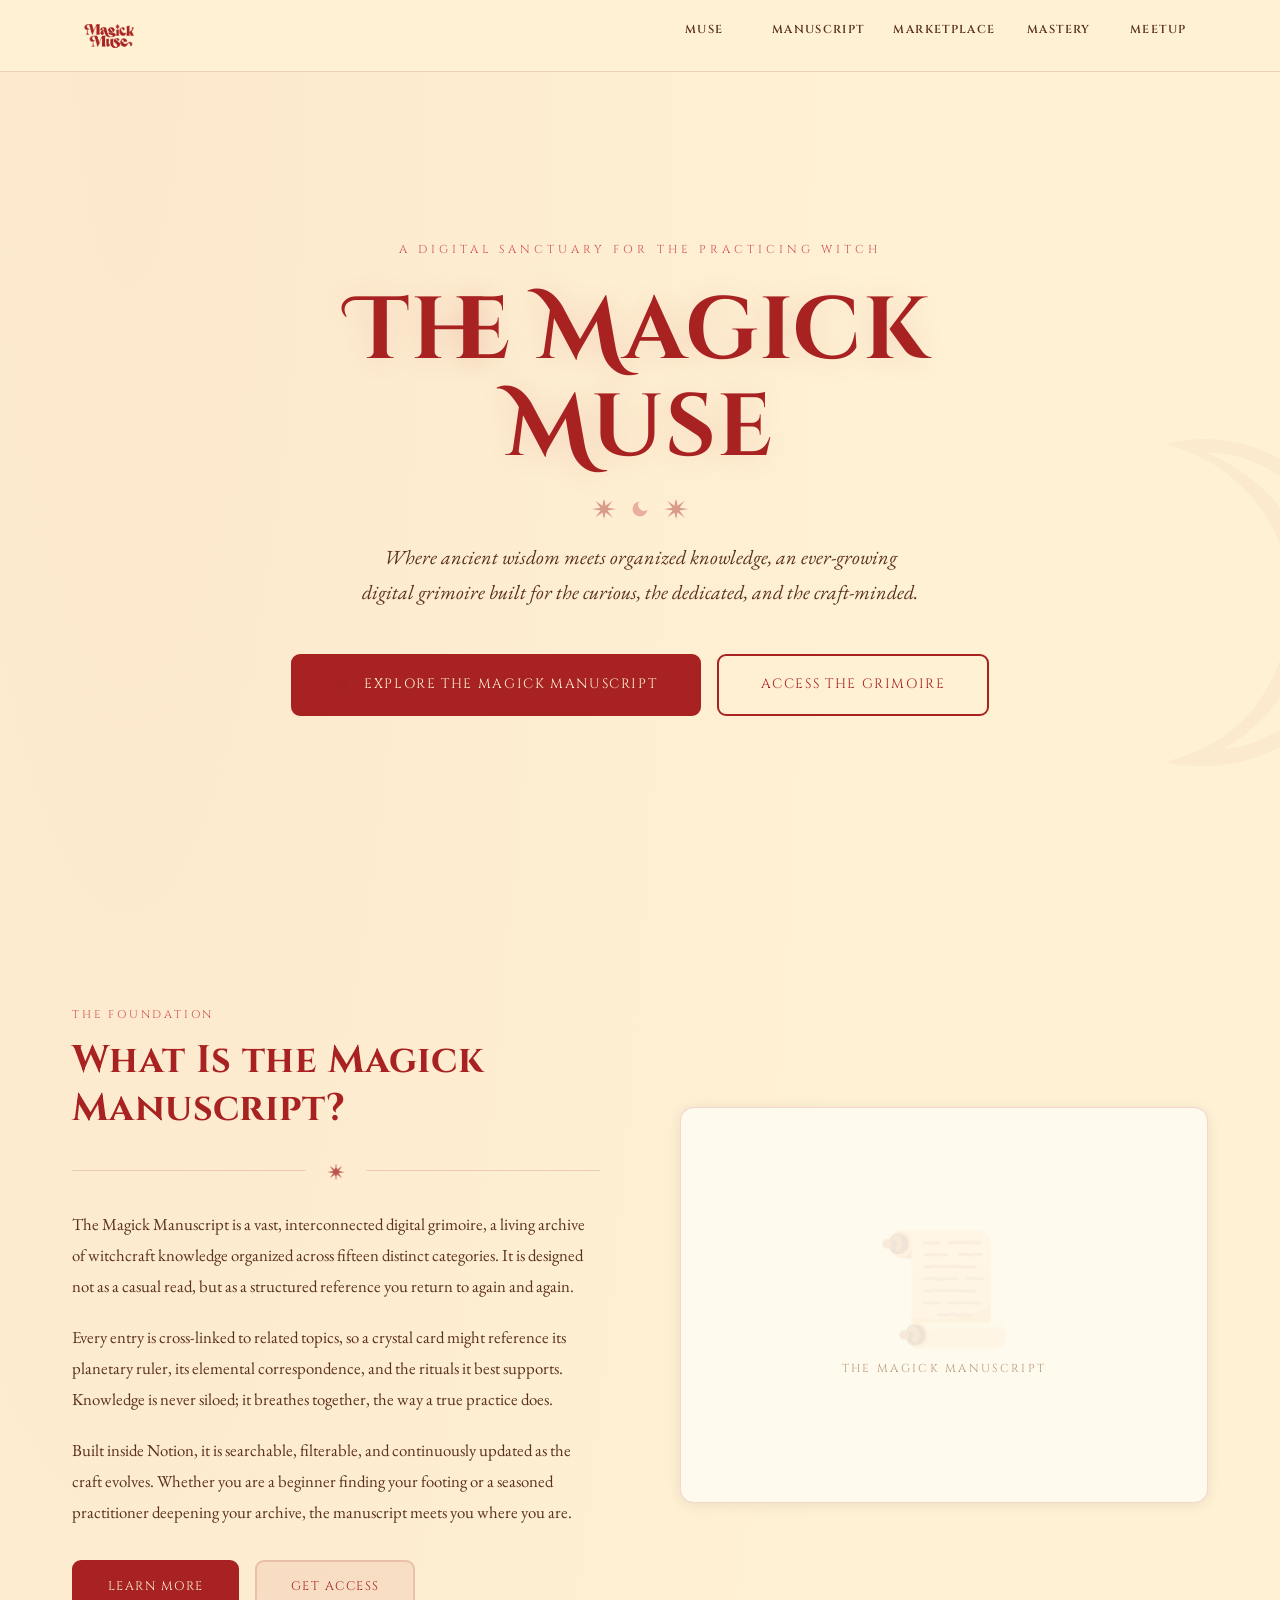
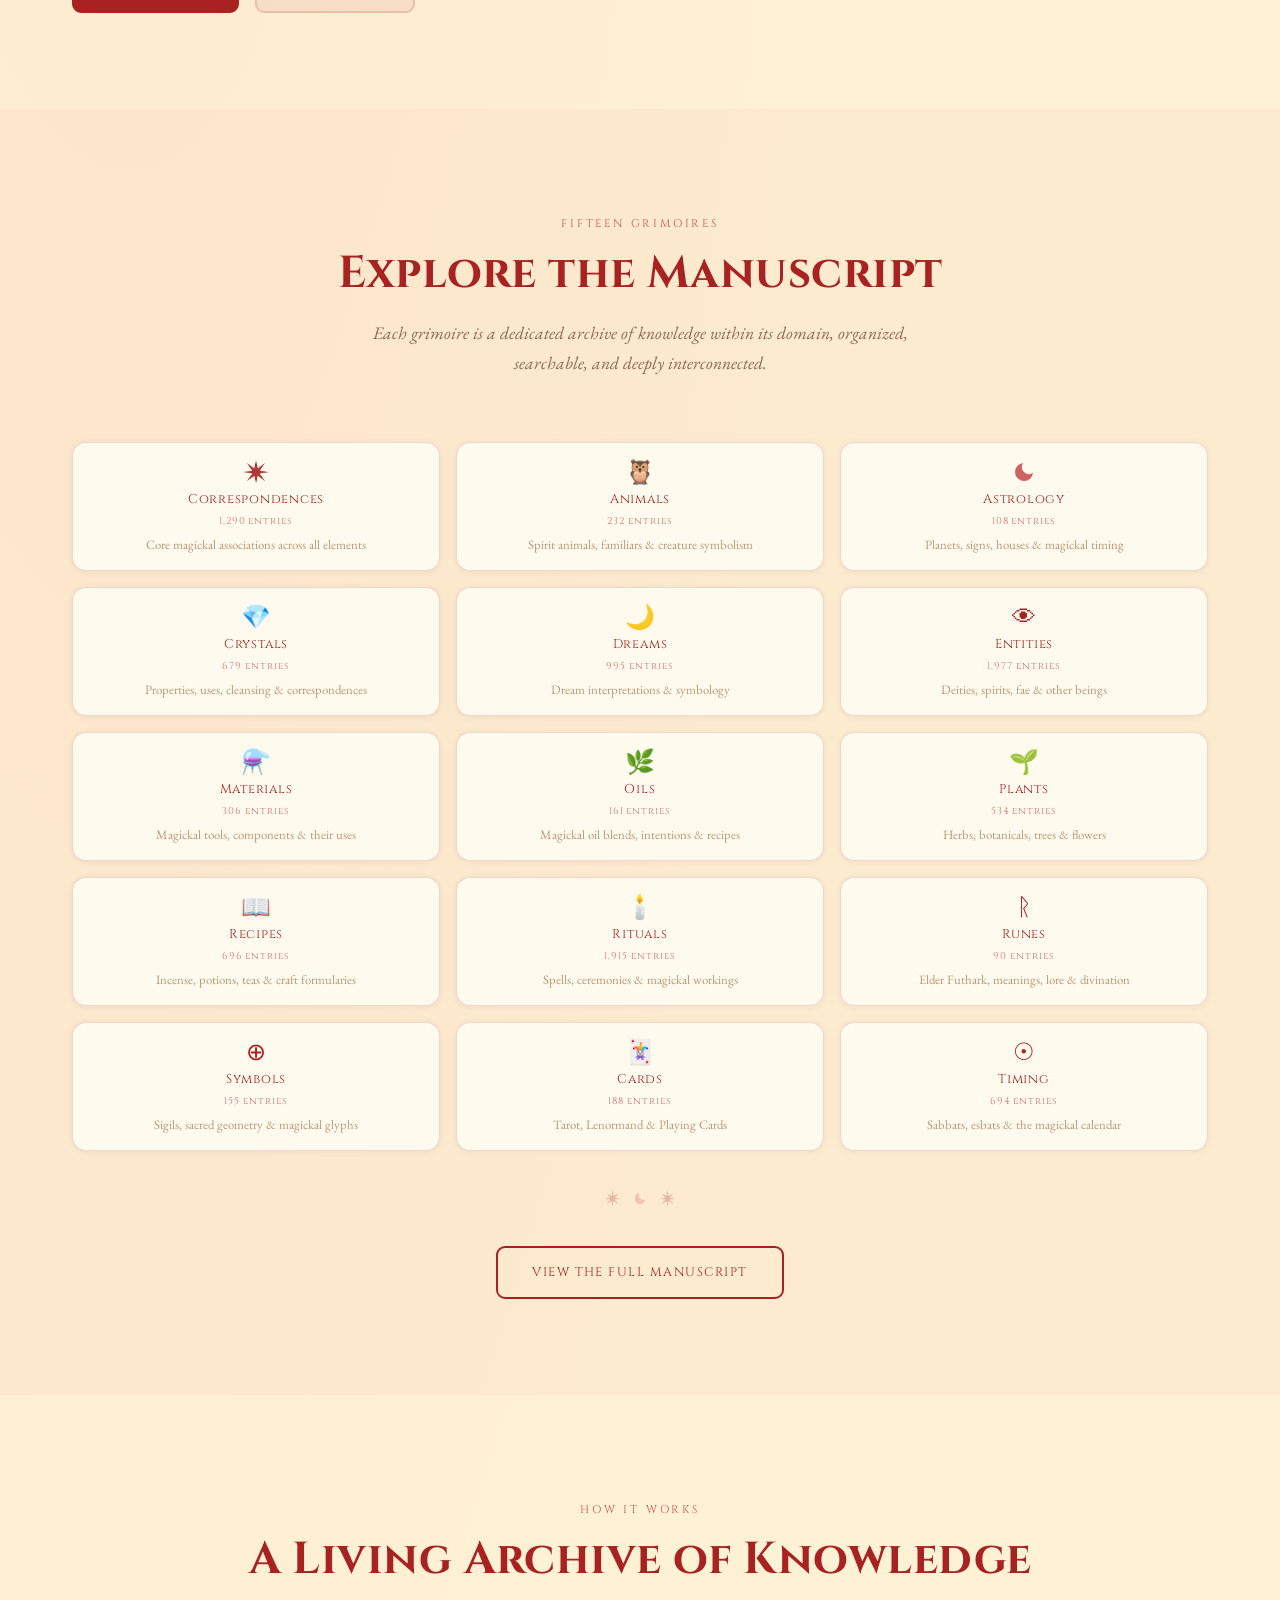
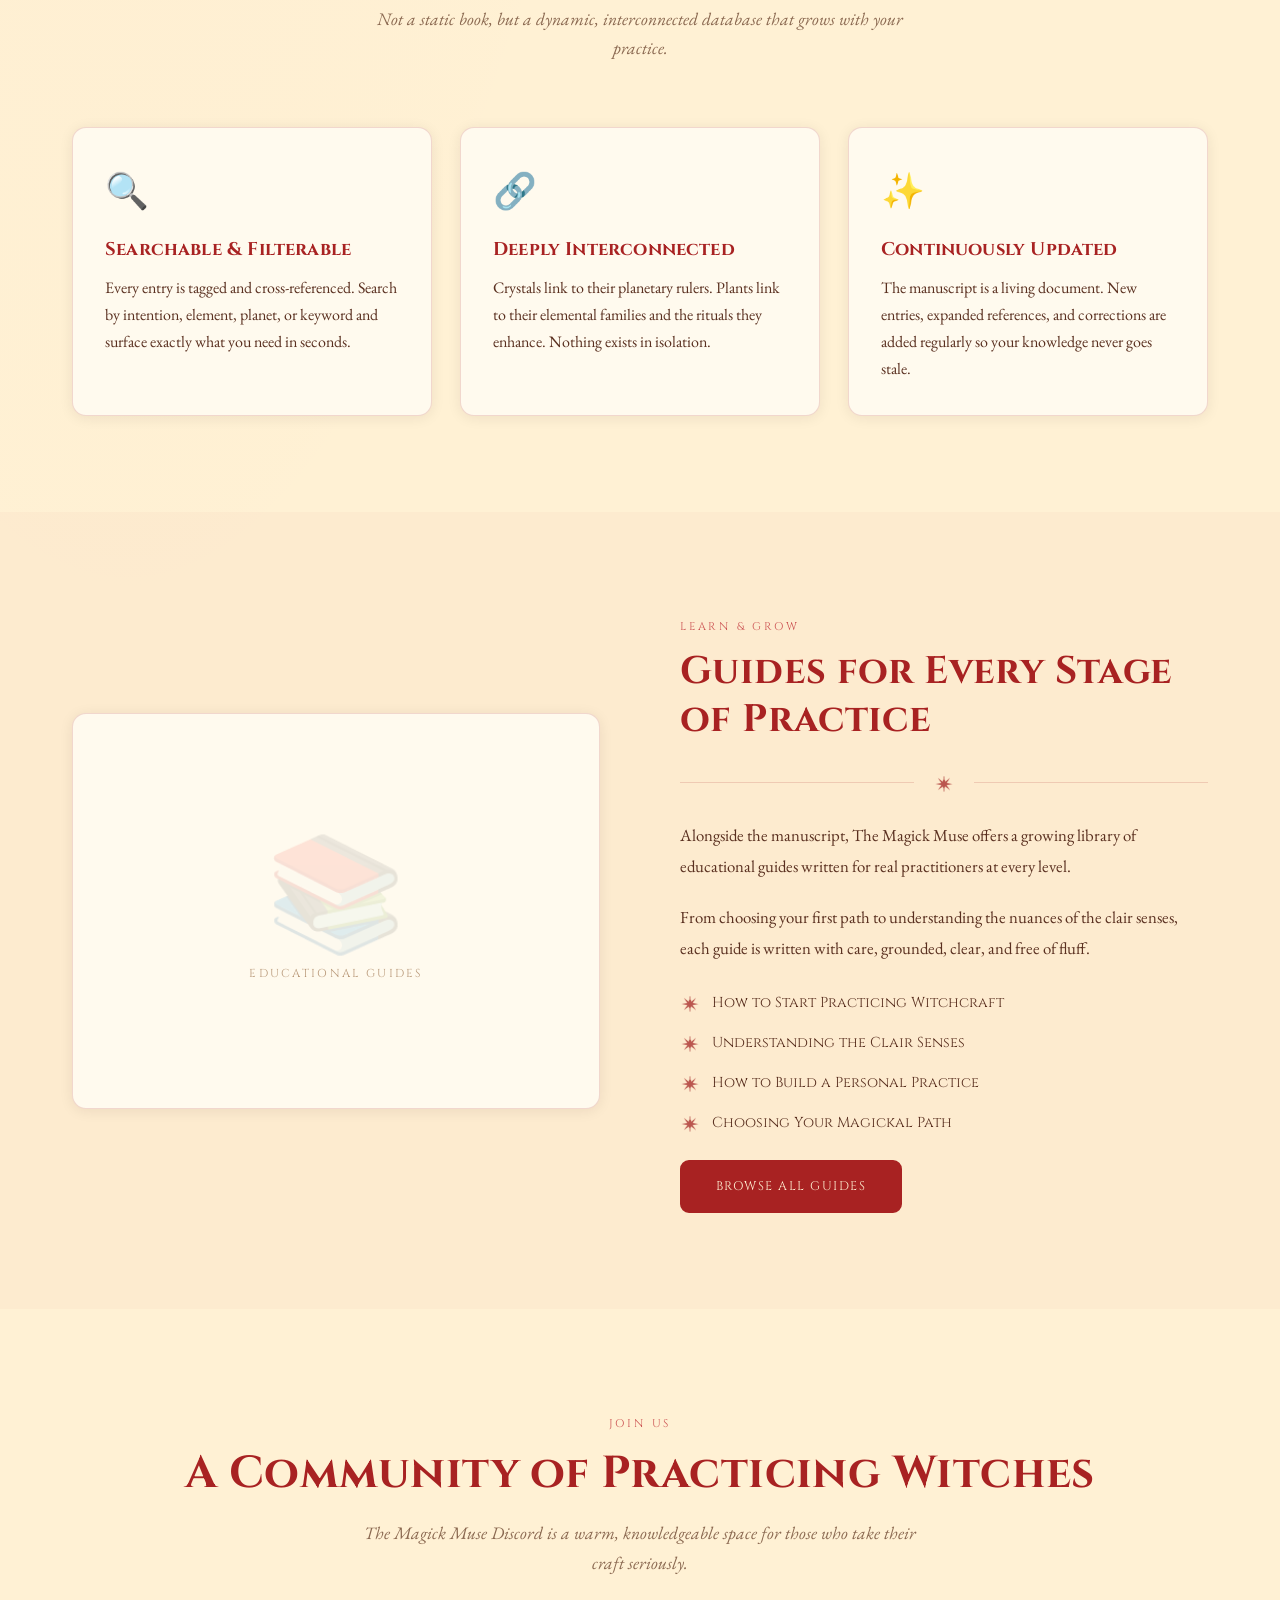
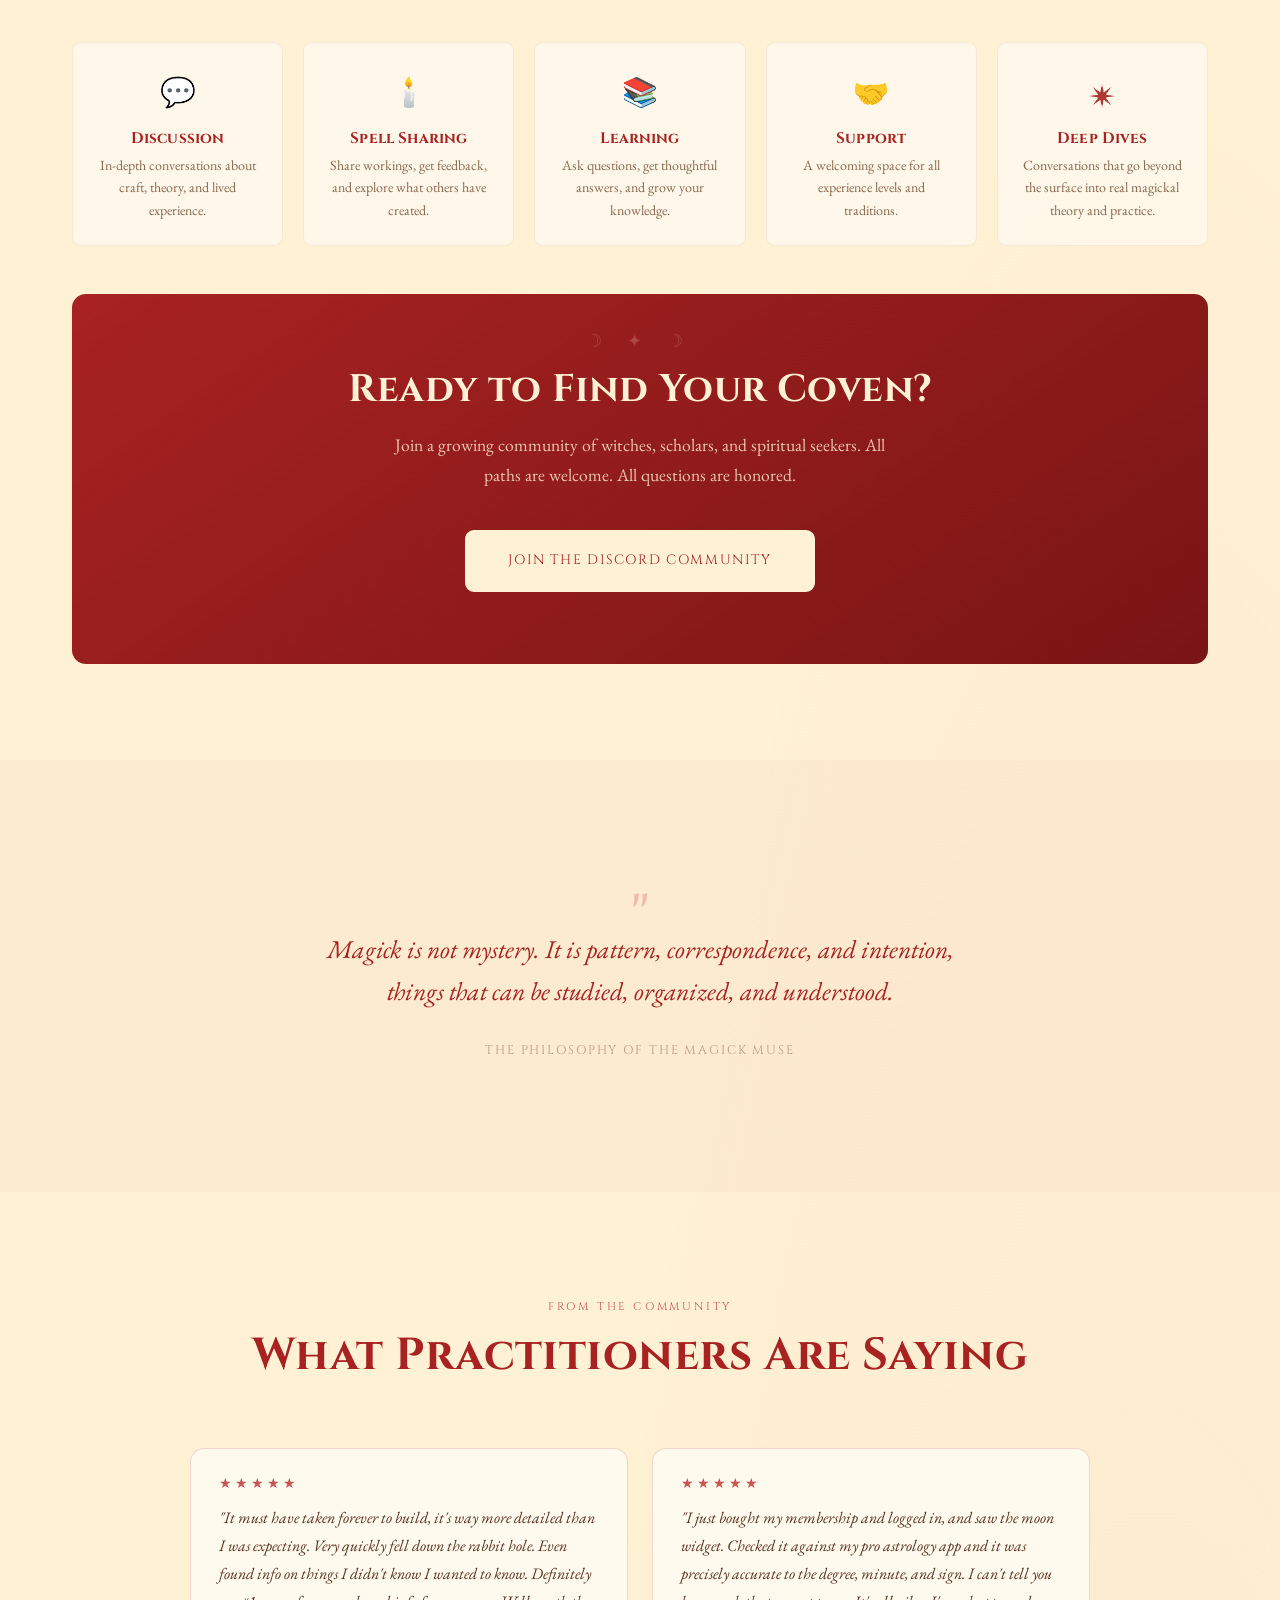
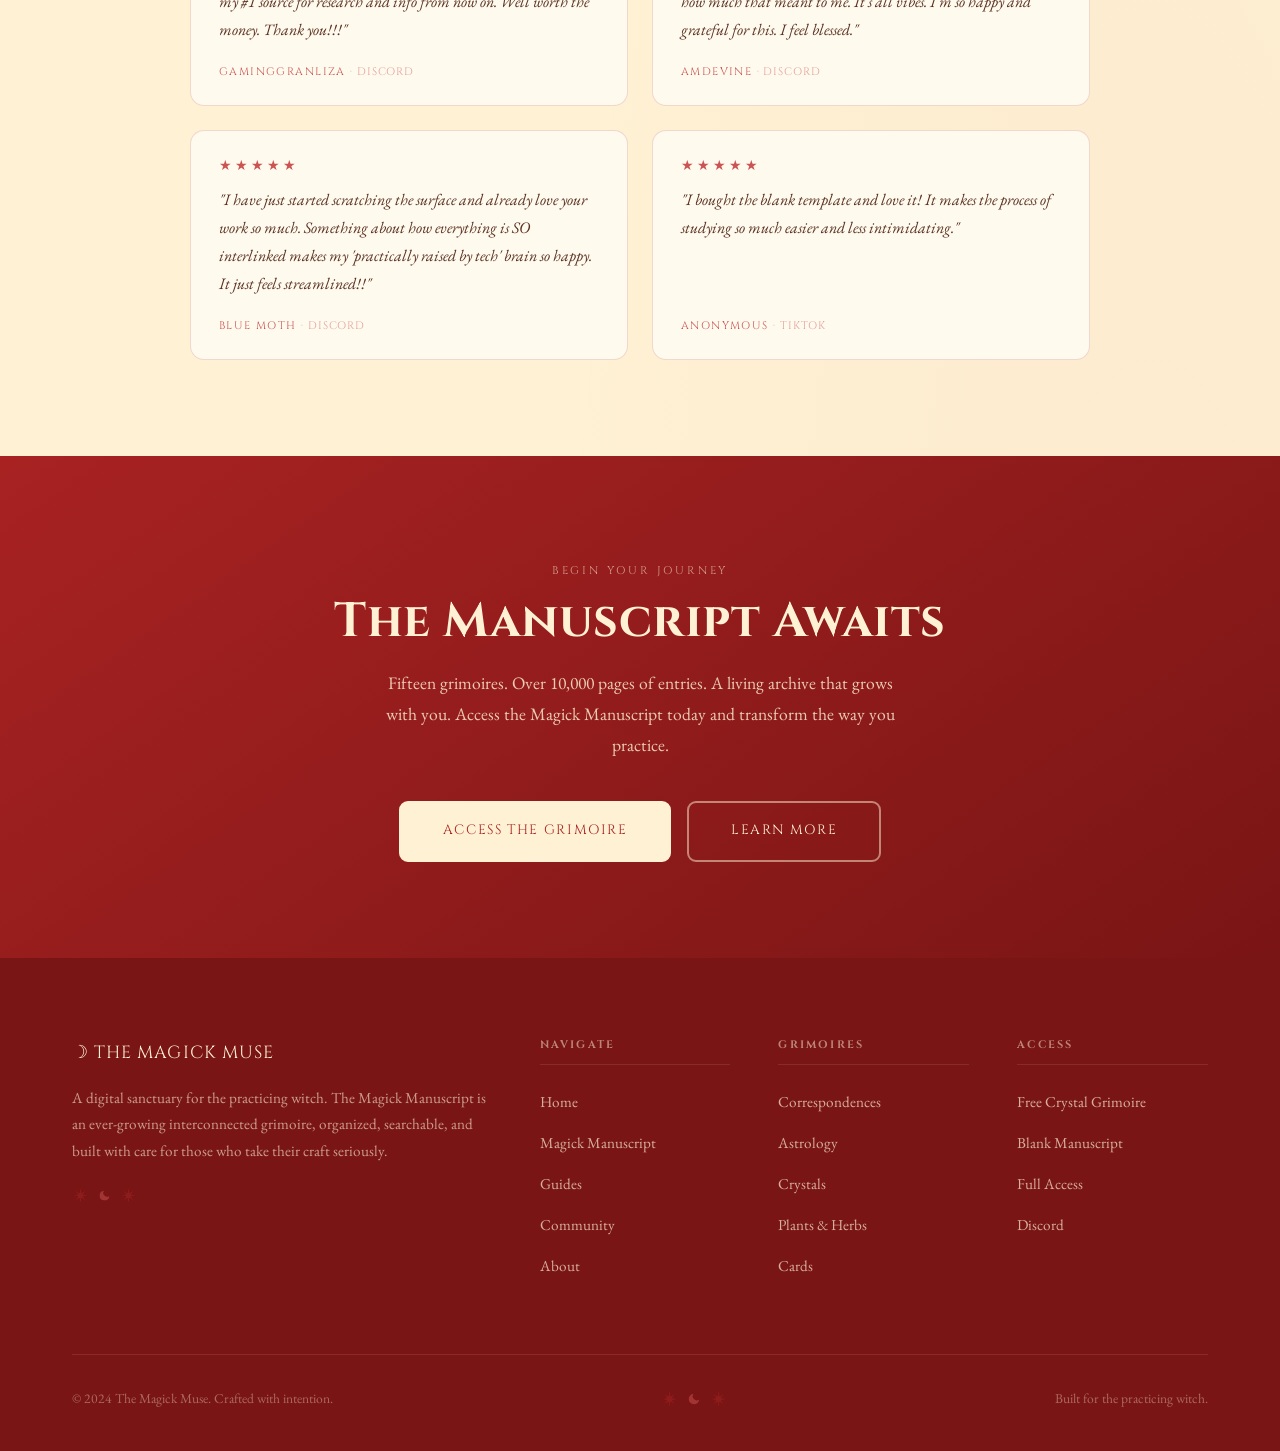
<file: index.html>
<!DOCTYPE html>
<html lang="en">
<head>
  <meta charset="UTF-8" />
  <meta name="viewport" content="width=device-width, initial-scale=1.0" />
  <meta name="description" content="The Magick Muse: a digital witchcraft knowledge platform centered around the Magick Manuscript, a large interconnected digital grimoire." />
  <title>The Magick Muse | Digital Witchcraft Knowledge Platform</title>
  <link rel="stylesheet" href="styles.css?v=5" />
  <link rel="icon" type="image/png" href="assets/logo-mark-red.png" />
</head>
<body>

  <!-- ============================================================
       NAVIGATION
       ============================================================ -->
  <nav class="nav" role="navigation" aria-label="Main navigation">
    <div class="nav-inner">
      <a href="index.html" class="nav-logo">
        <img src="assets/logo-red.png" alt="The Magick Muse" class="nav-logo-img" style="height:60px;width:auto;display:block;" />
      </a>

      <button class="nav-toggle" aria-label="Toggle navigation" aria-expanded="false">
        <span></span><span></span><span></span>
      </button>

      <ul class="nav-links" role="list">
        <li><a href="about.html">
          <span class="nav-item-title">Muse</span>
          <span class="nav-item-sub">Story &amp; Philosophy</span>
        </a></li>
        <li><a href="manuscript.html">
          <span class="nav-item-title">Manuscript</span>
          <span class="nav-item-sub">Digital Grimoire</span>
        </a></li>
        <li><a href="access.html">
          <span class="nav-item-title">Marketplace</span>
          <span class="nav-item-sub">Goods &amp; Services</span>
        </a></li>
        <li><a href="guides.html">
          <span class="nav-item-title">Mastery</span>
          <span class="nav-item-sub">Guides &amp; Insight</span>
        </a></li>
        <li><a href="community.html">
          <span class="nav-item-title">Meetup</span>
          <span class="nav-item-sub">Socials &amp; Discord</span>
        </a></li>
      </ul>
    </div>
  </nav>

  <main>

    <!-- ============================================================
         HERO
         ============================================================ -->
    <section class="hero">
      <div class="hero-bg-ornament left" aria-hidden="true"><img src="assets/star-icon.png" alt="" class="star-img" aria-hidden="true" /></div>
      <div class="hero-bg-ornament right" aria-hidden="true">☽</div>

      <div class="hero-inner">
        <span class="hero-overline">A Digital Sanctuary for the Practicing Witch</span>

        <h1 class="hero-title">The Magick Muse</h1>

        <span class="hero-deco" aria-hidden="true"><img src="assets/star-icon.png" alt="" class="star-img" aria-hidden="true" /> <img src="assets/moon-icon.svg" alt="" class="moon-img" aria-hidden="true" /> <img src="assets/star-icon.png" alt="" class="star-img" aria-hidden="true" /></span>

        <p class="hero-subtitle">
          Where ancient wisdom meets organized knowledge, an ever-growing digital grimoire
          built for the curious, the dedicated, and the craft-minded.
        </p>

        <div class="btn-group center">
          <a href="manuscript.html" class="btn btn-primary btn-lg">
            <img src="assets/star-icon.png" alt="" class="star-img" aria-hidden="true" /> &nbsp;Explore the Magick Manuscript
          </a>
          <a href="access.html" class="btn btn-secondary btn-lg">
            Access the Grimoire
          </a>
        </div>
      </div>
    </section>

    <!-- ============================================================
         WHAT IS THE MAGICK MANUSCRIPT
         ============================================================ -->
    <section class="section">
      <div class="container">
        <div class="content-split">
          <div class="content-text reveal">
            <span class="section-label">The Foundation</span>
            <h2>What Is the Magick Manuscript?</h2>
            <div class="sep"><span class="sep-icon"><img src="assets/star-icon.png" alt="" class="star-img" aria-hidden="true" /></span></div>
            <p>
              The Magick Manuscript is a vast, interconnected digital grimoire, a living archive
              of witchcraft knowledge organized across fifteen distinct categories. It is designed
              not as a casual read, but as a structured reference you return to again and again.
            </p>
            <p>
              Every entry is cross-linked to related topics, so a crystal card might reference
              its planetary ruler, its elemental correspondence, and the rituals it best supports.
              Knowledge is never siloed; it breathes together, the way a true practice does.
            </p>
            <p>
              Built inside Notion, it is searchable, filterable, and continuously updated as the
              craft evolves. Whether you are a beginner finding your footing or a seasoned practitioner
              deepening your archive, the manuscript meets you where you are.
            </p>
            <div class="btn-group" style="margin-top: 2rem;">
              <a href="manuscript.html" class="btn btn-primary">Learn More</a>
              <a href="access.html" class="btn btn-ghost">Get Access</a>
            </div>
          </div>

          <div class="content-visual reveal reveal-delay-2">
            <div class="content-visual-symbol" aria-hidden="true">📜</div>
            <span class="content-visual-label">The Magick Manuscript</span>
          </div>
        </div>
      </div>
    </section>

    <!-- ============================================================
         GRIMOIRE CATEGORIES
         ============================================================ -->
    <section class="section section-alt">
      <div class="container">
        <div class="section-header">
          <span class="section-label">Fifteen Grimoires</span>
          <h2 class="section-title">Explore the Manuscript</h2>
          <p class="section-subtitle">
            Each grimoire is a dedicated archive of knowledge within its domain,
            organized, searchable, and deeply interconnected.
          </p>
        </div>

        <div class="grimoire-grid">
          <a href="manuscript.html" class="grimoire-card reveal">
            <span class="gc-icon" aria-hidden="true"><img src="assets/star-icon.png" alt="" class="star-img" aria-hidden="true" /></span>
            <div class="gc-name">Correspondences</div>
            <div class="gc-count">1,290 entries</div>
            <div class="gc-desc">Core magickal associations across all elements</div>
          </a>
          <a href="manuscript.html" class="grimoire-card reveal reveal-delay-1">
            <span class="gc-icon" aria-hidden="true">🦉</span>
            <div class="gc-name">Animals</div>
            <div class="gc-count">232 entries</div>
            <div class="gc-desc">Spirit animals, familiars &amp; creature symbolism</div>
          </a>
          <a href="manuscript.html" class="grimoire-card reveal reveal-delay-2">
            <span class="gc-icon" aria-hidden="true"><img src="assets/moon-icon.svg" alt="" class="moon-img" aria-hidden="true" /></span>
            <div class="gc-name">Astrology</div>
            <div class="gc-count">108 entries</div>
            <div class="gc-desc">Planets, signs, houses &amp; magickal timing</div>
          </a>
          <a href="manuscript.html" class="grimoire-card reveal">
            <span class="gc-icon" aria-hidden="true">💎</span>
            <div class="gc-name">Crystals</div>
            <div class="gc-count">679 entries</div>
            <div class="gc-desc">Properties, uses, cleansing &amp; correspondences</div>
          </a>
          <a href="manuscript.html" class="grimoire-card reveal reveal-delay-1">
            <span class="gc-icon" aria-hidden="true">🌙</span>
            <div class="gc-name">Dreams</div>
            <div class="gc-count">995 entries</div>
            <div class="gc-desc">Dream interpretations &amp; symbology</div>
          </a>
          <a href="manuscript.html" class="grimoire-card reveal reveal-delay-2">
            <span class="gc-icon" aria-hidden="true">👁</span>
            <div class="gc-name">Entities</div>
            <div class="gc-count">1,977 entries</div>
            <div class="gc-desc">Deities, spirits, fae &amp; other beings</div>
          </a>
          <a href="manuscript.html" class="grimoire-card reveal">
            <span class="gc-icon" aria-hidden="true">⚗️</span>
            <div class="gc-name">Materials</div>
            <div class="gc-count">306 entries</div>
            <div class="gc-desc">Magickal tools, components &amp; their uses</div>
          </a>
          <a href="manuscript.html" class="grimoire-card reveal reveal-delay-1">
            <span class="gc-icon" aria-hidden="true">🌿</span>
            <div class="gc-name">Oils</div>
            <div class="gc-count">161 entries</div>
            <div class="gc-desc">Magickal oil blends, intentions &amp; recipes</div>
          </a>
          <a href="manuscript.html" class="grimoire-card reveal reveal-delay-2">
            <span class="gc-icon" aria-hidden="true">🌱</span>
            <div class="gc-name">Plants</div>
            <div class="gc-count">534 entries</div>
            <div class="gc-desc">Herbs, botanicals, trees &amp; flowers</div>
          </a>
          <a href="manuscript.html" class="grimoire-card reveal">
            <span class="gc-icon" aria-hidden="true">📖</span>
            <div class="gc-name">Recipes</div>
            <div class="gc-count">696 entries</div>
            <div class="gc-desc">Incense, potions, teas &amp; craft formularies</div>
          </a>
          <a href="manuscript.html" class="grimoire-card reveal reveal-delay-1">
            <span class="gc-icon" aria-hidden="true">🕯️</span>
            <div class="gc-name">Rituals</div>
            <div class="gc-count">1,915 entries</div>
            <div class="gc-desc">Spells, ceremonies &amp; magickal workings</div>
          </a>
          <a href="manuscript.html" class="grimoire-card reveal reveal-delay-2">
            <span class="gc-icon" aria-hidden="true">ᚱ</span>
            <div class="gc-name">Runes</div>
            <div class="gc-count">90 entries</div>
            <div class="gc-desc">Elder Futhark, meanings, lore &amp; divination</div>
          </a>
          <a href="manuscript.html" class="grimoire-card reveal">
            <span class="gc-icon" aria-hidden="true">⊕</span>
            <div class="gc-name">Symbols</div>
            <div class="gc-count">155 entries</div>
            <div class="gc-desc">Sigils, sacred geometry &amp; magickal glyphs</div>
          </a>
          <a href="manuscript.html" class="grimoire-card reveal reveal-delay-1">
            <span class="gc-icon" aria-hidden="true">🃏</span>
            <div class="gc-name">Cards</div>
            <div class="gc-count">188 entries</div>
            <div class="gc-desc">Tarot, Lenormand &amp; Playing Cards</div>
          </a>
          <a href="manuscript.html" class="grimoire-card reveal reveal-delay-2">
            <span class="gc-icon" aria-hidden="true">☉</span>
            <div class="gc-name">Timing</div>
            <div class="gc-count">694 entries</div>
            <div class="gc-desc">Sabbats, esbats &amp; the magickal calendar</div>
          </a>
        </div>

        <div class="ornament-line" aria-hidden="true"><img src="assets/star-icon.png" alt="" class="star-img" aria-hidden="true" /> <img src="assets/moon-icon.svg" alt="" class="moon-img" aria-hidden="true" /> <img src="assets/star-icon.png" alt="" class="star-img" aria-hidden="true" /></div>

        <div style="text-align: center;">
          <a href="manuscript.html" class="btn btn-secondary">
            View the Full Manuscript
          </a>
        </div>
      </div>
    </section>

    <!-- ============================================================
         HOW IT WORKS
         ============================================================ -->
    <section class="section">
      <div class="container">
        <div class="section-header">
          <span class="section-label">How It Works</span>
          <h2 class="section-title">A Living Archive of Knowledge</h2>
          <p class="section-subtitle">
            Not a static book, but a dynamic, interconnected database that grows with your practice.
          </p>
        </div>

        <div class="grid-3">
          <div class="card reveal">
            <span class="card-icon" aria-hidden="true">🔍</span>
            <h3 class="card-title">Searchable &amp; Filterable</h3>
            <p class="card-text">
              Every entry is tagged and cross-referenced. Search by intention, element, planet,
              or keyword and surface exactly what you need in seconds.
            </p>
          </div>
          <div class="card reveal reveal-delay-2">
            <span class="card-icon" aria-hidden="true">🔗</span>
            <h3 class="card-title">Deeply Interconnected</h3>
            <p class="card-text">
              Crystals link to their planetary rulers. Plants link to their elemental families
              and the rituals they enhance. Nothing exists in isolation.
            </p>
          </div>
          <div class="card reveal reveal-delay-4">
            <span class="card-icon" aria-hidden="true">✨</span>
            <h3 class="card-title">Continuously Updated</h3>
            <p class="card-text">
              The manuscript is a living document. New entries, expanded references, and
              corrections are added regularly so your knowledge never goes stale.
            </p>
          </div>
        </div>
      </div>
    </section>

    <!-- ============================================================
         GUIDES SECTION
         ============================================================ -->
    <section class="section section-alt">
      <div class="container">
        <div class="content-split">
          <div class="content-visual reveal">
            <div class="content-visual-symbol" aria-hidden="true">📚</div>
            <span class="content-visual-label">Educational Guides</span>
          </div>

          <div class="content-text reveal reveal-delay-2">
            <span class="section-label">Learn &amp; Grow</span>
            <h2>Guides for Every Stage of Practice</h2>
            <div class="sep"><span class="sep-icon"><img src="assets/star-icon.png" alt="" class="star-img" aria-hidden="true" /></span></div>
            <p>
              Alongside the manuscript, The Magick Muse offers a growing library of educational
              guides written for real practitioners at every level.
            </p>
            <p>
              From choosing your first path to understanding the nuances of the clair senses,
              each guide is written with care, grounded, clear, and free of fluff.
            </p>

            <div style="margin: 1.5rem 0; display: flex; flex-direction: column; gap: 0.75rem;">
              <div style="display: flex; align-items: center; gap: 0.75rem;">
                <span style="color: var(--muted-red); font-size: 1rem;"><img src="assets/star-icon.png" alt="" class="star-img" aria-hidden="true" /></span>
                <span style="font-family: var(--font-heading); font-size: 0.9rem; color: var(--text-mid);">How to Start Practicing Witchcraft</span>
              </div>
              <div style="display: flex; align-items: center; gap: 0.75rem;">
                <span style="color: var(--muted-red); font-size: 1rem;"><img src="assets/star-icon.png" alt="" class="star-img" aria-hidden="true" /></span>
                <span style="font-family: var(--font-heading); font-size: 0.9rem; color: var(--text-mid);">Understanding the Clair Senses</span>
              </div>
              <div style="display: flex; align-items: center; gap: 0.75rem;">
                <span style="color: var(--muted-red); font-size: 1rem;"><img src="assets/star-icon.png" alt="" class="star-img" aria-hidden="true" /></span>
                <span style="font-family: var(--font-heading); font-size: 0.9rem; color: var(--text-mid);">How to Build a Personal Practice</span>
              </div>
              <div style="display: flex; align-items: center; gap: 0.75rem;">
                <span style="color: var(--muted-red); font-size: 1rem;"><img src="assets/star-icon.png" alt="" class="star-img" aria-hidden="true" /></span>
                <span style="font-family: var(--font-heading); font-size: 0.9rem; color: var(--text-mid);">Choosing Your Magickal Path</span>
              </div>
            </div>

            <a href="guides.html" class="btn btn-primary">Browse All Guides</a>
          </div>
        </div>
      </div>
    </section>

    <!-- ============================================================
         COMMUNITY SECTION
         ============================================================ -->
    <section class="section">
      <div class="container">
        <div class="section-header reveal">
          <span class="section-label">Join Us</span>
          <h2 class="section-title">A Community of Practicing Witches</h2>
          <p class="section-subtitle">
            The Magick Muse Discord is a warm, knowledgeable space for those
            who take their craft seriously.
          </p>
        </div>

        <div class="community-features reveal">
          <div class="comm-feature">
            <div class="cf-icon">💬</div>
            <h4>Discussion</h4>
            <p>In-depth conversations about craft, theory, and lived experience.</p>
          </div>
          <div class="comm-feature">
            <div class="cf-icon">🕯️</div>
            <h4>Spell Sharing</h4>
            <p>Share workings, get feedback, and explore what others have created.</p>
          </div>
          <div class="comm-feature">
            <div class="cf-icon">📚</div>
            <h4>Learning</h4>
            <p>Ask questions, get thoughtful answers, and grow your knowledge.</p>
          </div>
          <div class="comm-feature">
            <div class="cf-icon">🤝</div>
            <h4>Support</h4>
            <p>A welcoming space for all experience levels and traditions.</p>
          </div>
          <div class="comm-feature">
            <div class="cf-icon"><img src="assets/star-icon.png" alt="" class="star-img" aria-hidden="true" /></div>
            <h4>Deep Dives</h4>
            <p>Conversations that go beyond the surface into real magickal theory and practice.</p>
          </div>
        </div>

        <div class="discord-cta-block reveal" style="margin-top: 3rem;">
          <h2>Ready to Find Your Coven?</h2>
          <p>
            Join a growing community of witches, scholars, and spiritual seekers.
            All paths are welcome. All questions are honored.
          </p>
          <a href="community.html" class="btn btn-cream btn-lg">
            Join the Discord Community
          </a>
        </div>
      </div>
    </section>

    <!-- ============================================================
         QUOTE BLOCK
         ============================================================ -->
    <section class="section-sm section-alt">
      <div class="container">
        <div class="quote-block reveal">
          <div class="quote-mark" aria-hidden="true">"</div>
          <p class="quote-text">
            Magick is not mystery. It is pattern, correspondence, and intention,
            things that can be studied, organized, and understood.
          </p>
          <span class="quote-source">The Philosophy of The Magick Muse</span>
        </div>
      </div>
    </section>

    <!-- ============================================================
         TESTIMONIALS
         ============================================================ -->
    <section class="section">
      <div class="container">
        <div class="section-header">
          <span class="section-label">From the Community</span>
          <h2 class="section-title">What Practitioners Are Saying</h2>
        </div>

        <div class="testimonial-grid">

          <div class="testimonial-card reveal">
            <div class="testimonial-stars" aria-label="5 stars">★★★★★</div>
            <blockquote class="testimonial-text">
              "It must have taken forever to build, it's way more detailed than I was expecting.
              Very quickly fell down the rabbit hole. Even found info on things I didn't know
              I wanted to know. Definitely my #1 source for research and info from now on.
              Well worth the money. Thank you!!!"
            </blockquote>
            <cite class="testimonial-author">GamingGranLiza <span class="testimonial-source">· Discord</span></cite>
          </div>

          <div class="testimonial-card reveal reveal-delay-1">
            <div class="testimonial-stars" aria-label="5 stars">★★★★★</div>
            <blockquote class="testimonial-text">
              "I just bought my membership and logged in, and saw the moon widget. Checked it
              against my pro astrology app and it was precisely accurate to the degree, minute,
              and sign. I can't tell you how much that meant to me. It's all vibes. I'm so
              happy and grateful for this. I feel blessed."
            </blockquote>
            <cite class="testimonial-author">amDevine <span class="testimonial-source">· Discord</span></cite>
          </div>

          <div class="testimonial-card reveal reveal-delay-2">
            <div class="testimonial-stars" aria-label="5 stars">★★★★★</div>
            <blockquote class="testimonial-text">
              "I have just started scratching the surface and already love your work so much.
              Something about how everything is SO interlinked makes my 'practically raised by tech'
              brain so happy. It just feels streamlined!!"
            </blockquote>
            <cite class="testimonial-author">Blue Moth <span class="testimonial-source">· Discord</span></cite>
          </div>

          <div class="testimonial-card reveal reveal-delay-3">
            <div class="testimonial-stars" aria-label="5 stars">★★★★★</div>
            <blockquote class="testimonial-text">
              "I bought the blank template and love it! It makes the process of studying so
              much easier and less intimidating."
            </blockquote>
            <cite class="testimonial-author">Anonymous <span class="testimonial-source">· TikTok</span></cite>
          </div>

        </div>
      </div>
    </section>

    <!-- ============================================================
         FINAL CTA
         ============================================================ -->
    <section class="cta-section">
      <div class="container">
        <span class="section-label">Begin Your Journey</span>
        <h2 style="color: var(--cream); font-size: clamp(2rem, 4vw, 3rem); margin-bottom: 1rem;">
          The Manuscript Awaits
        </h2>
        <p>
          Fifteen grimoires. Over 10,000 pages of entries. A living archive that grows with you.
          Access the Magick Manuscript today and transform the way you practice.
        </p>
        <div class="btn-group center">
          <a href="access.html" class="btn btn-cream btn-lg">Access the Grimoire</a>
          <a href="manuscript.html" class="btn btn-secondary btn-lg" style="border-color: rgba(255,241,212,0.5); color: var(--cream);">
            Learn More
          </a>
        </div>
      </div>
    </section>

  </main>

  <!-- ============================================================
       FOOTER
       ============================================================ -->
  <footer class="footer">
    <div class="container">
      <div class="footer-grid">
        <div class="footer-brand">
          <span class="footer-logo">☽ The Magick Muse</span>
          <p>
            A digital sanctuary for the practicing witch. The Magick Manuscript is an ever-growing
            interconnected grimoire, organized, searchable, and built with care for those who
            take their craft seriously.
          </p>
          <div class="footer-deco" aria-hidden="true"><img src="assets/star-icon.png" alt="" class="star-img" aria-hidden="true" /> <img src="assets/moon-icon.svg" alt="" class="moon-img" aria-hidden="true" /> <img src="assets/star-icon.png" alt="" class="star-img" aria-hidden="true" /></div>
        </div>

        <div class="footer-col">
          <h5>Navigate</h5>
          <ul>
            <li><a href="index.html">Home</a></li>
            <li><a href="manuscript.html">Magick Manuscript</a></li>
            <li><a href="guides.html">Guides</a></li>
            <li><a href="community.html">Community</a></li>
            <li><a href="about.html">About</a></li>
          </ul>
        </div>

        <div class="footer-col">
          <h5>Grimoires</h5>
          <ul>
            <li><a href="manuscript.html">Correspondences</a></li>
            <li><a href="manuscript.html">Astrology</a></li>
            <li><a href="manuscript.html">Crystals</a></li>
            <li><a href="manuscript.html">Plants &amp; Herbs</a></li>
            <li><a href="manuscript.html">Cards</a></li>
          </ul>
        </div>

        <div class="footer-col">
          <h5>Access</h5>
          <ul>
            <li><a href="access.html">Free Crystal Grimoire</a></li>
            <li><a href="access.html">Blank Manuscript</a></li>
            <li><a href="access.html">Full Access</a></li>
            <li><a href="https://discord.gg/MFJhAdzMsw" target="_blank" rel="noopener">Discord</a></li>
          </ul>
        </div>
      </div>

      <div class="footer-bottom">
        <p>© 2024 The Magick Muse. Crafted with intention.</p>
        <span class="footer-bottom-sym" aria-hidden="true"><img src="assets/star-icon.png" alt="" class="star-img" aria-hidden="true" /> <img src="assets/moon-icon.svg" alt="" class="moon-img" aria-hidden="true" /> <img src="assets/star-icon.png" alt="" class="star-img" aria-hidden="true" /></span>
        <p>Built for the practicing witch.</p>
      </div>
    </div>
  </footer>

  <script src="script.js?v=2"></script>
</body>
</html>
</file>
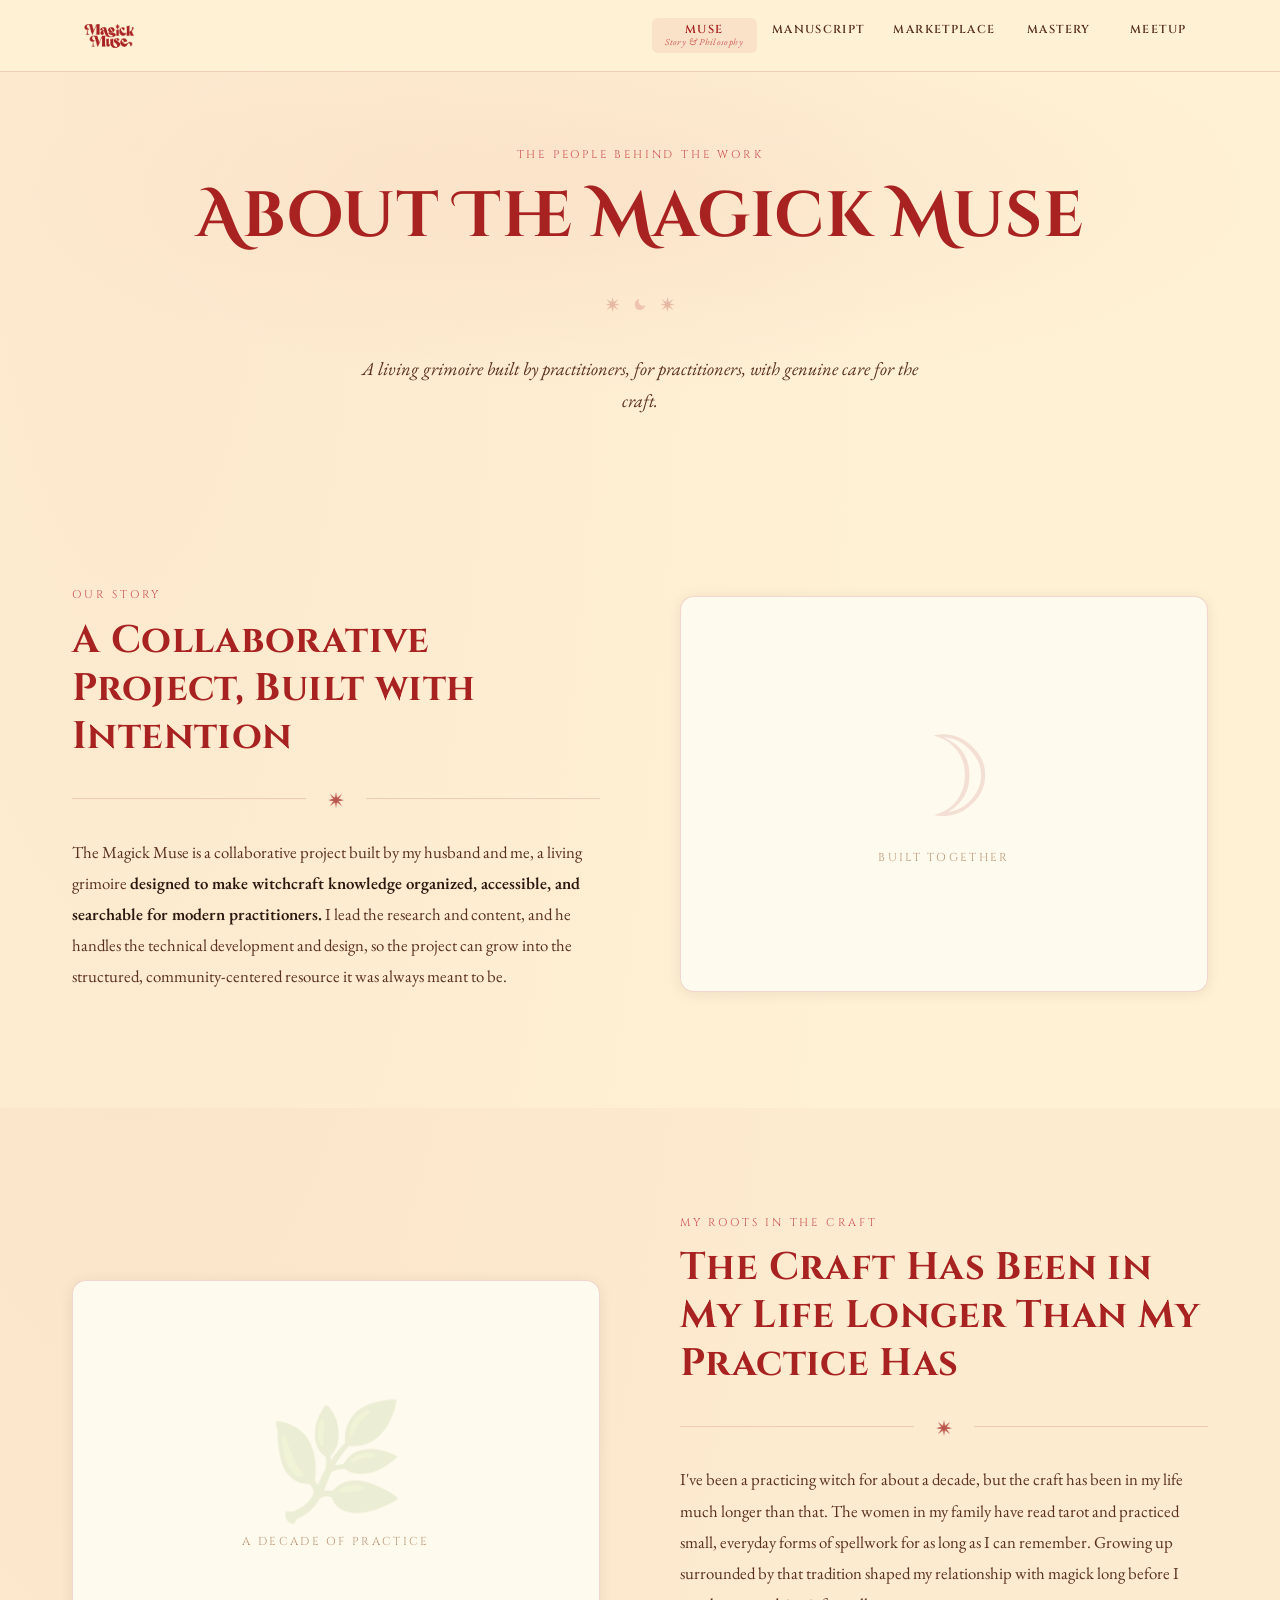
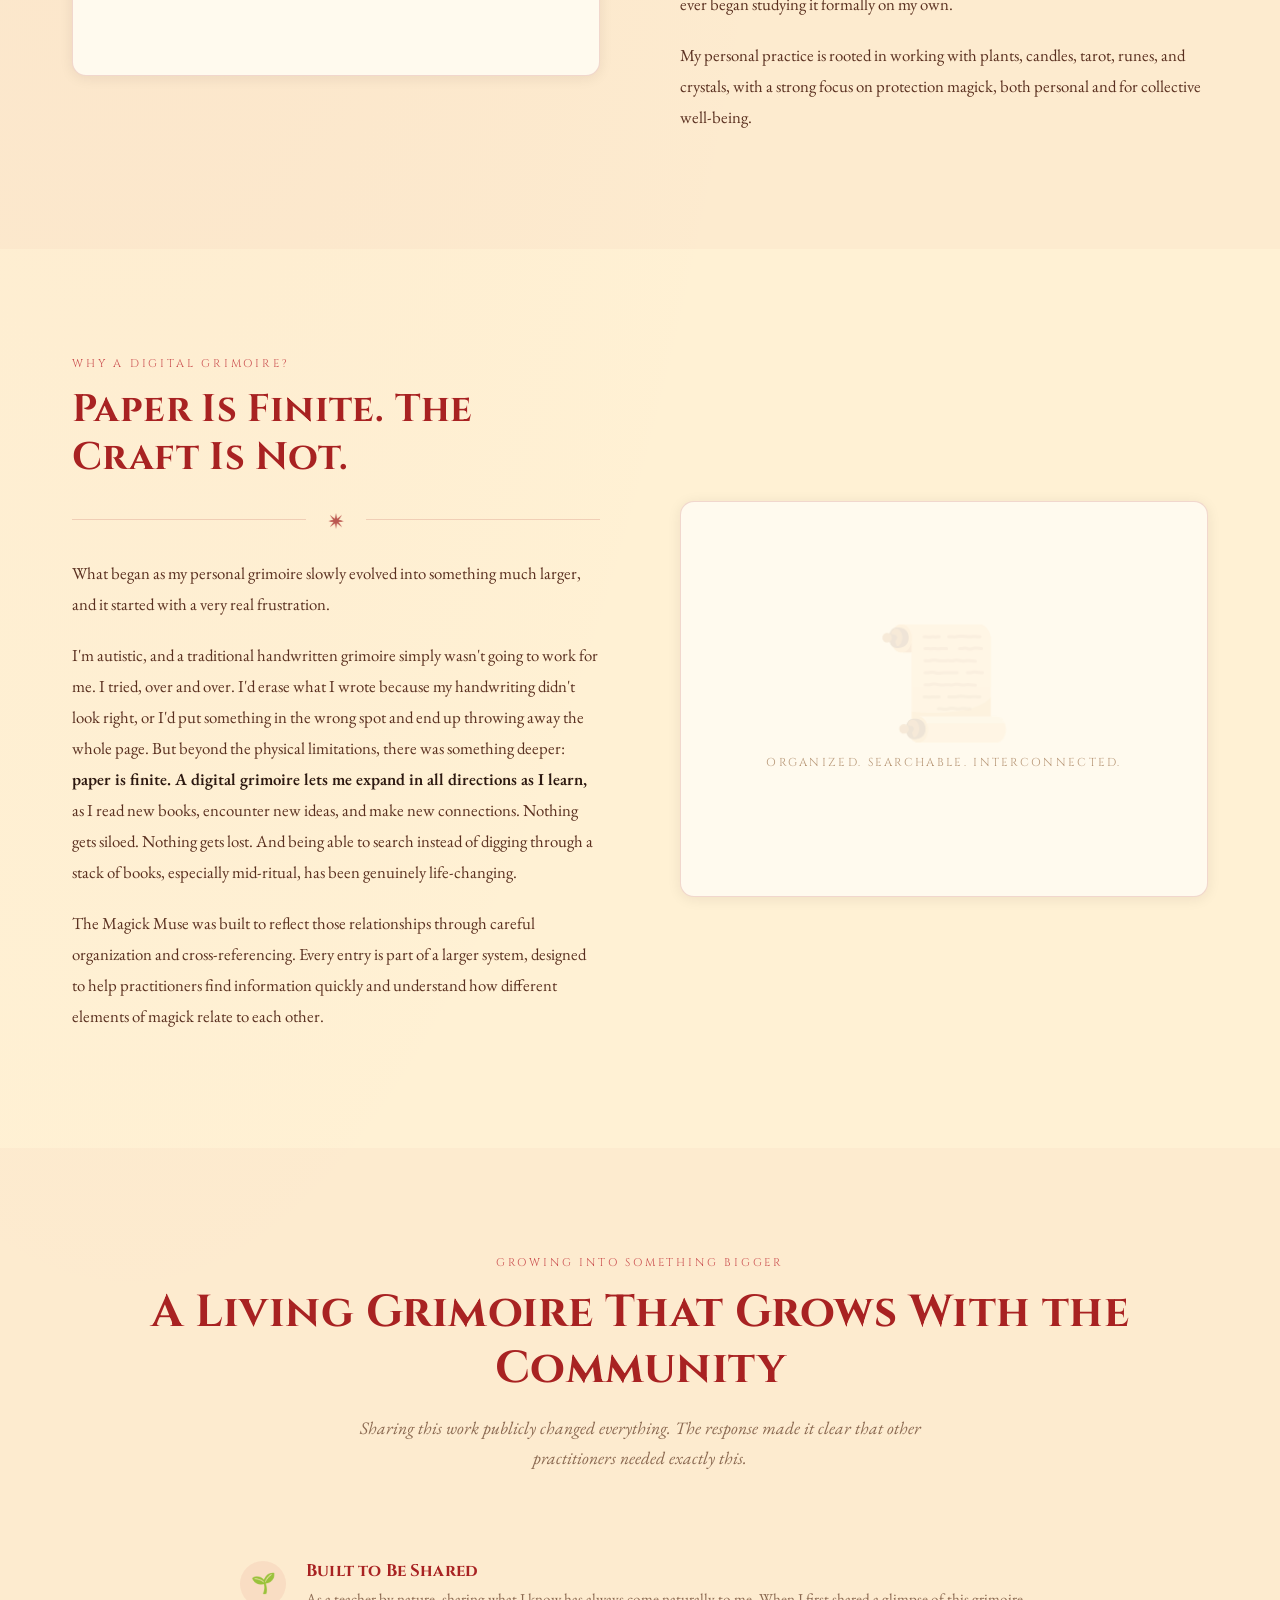
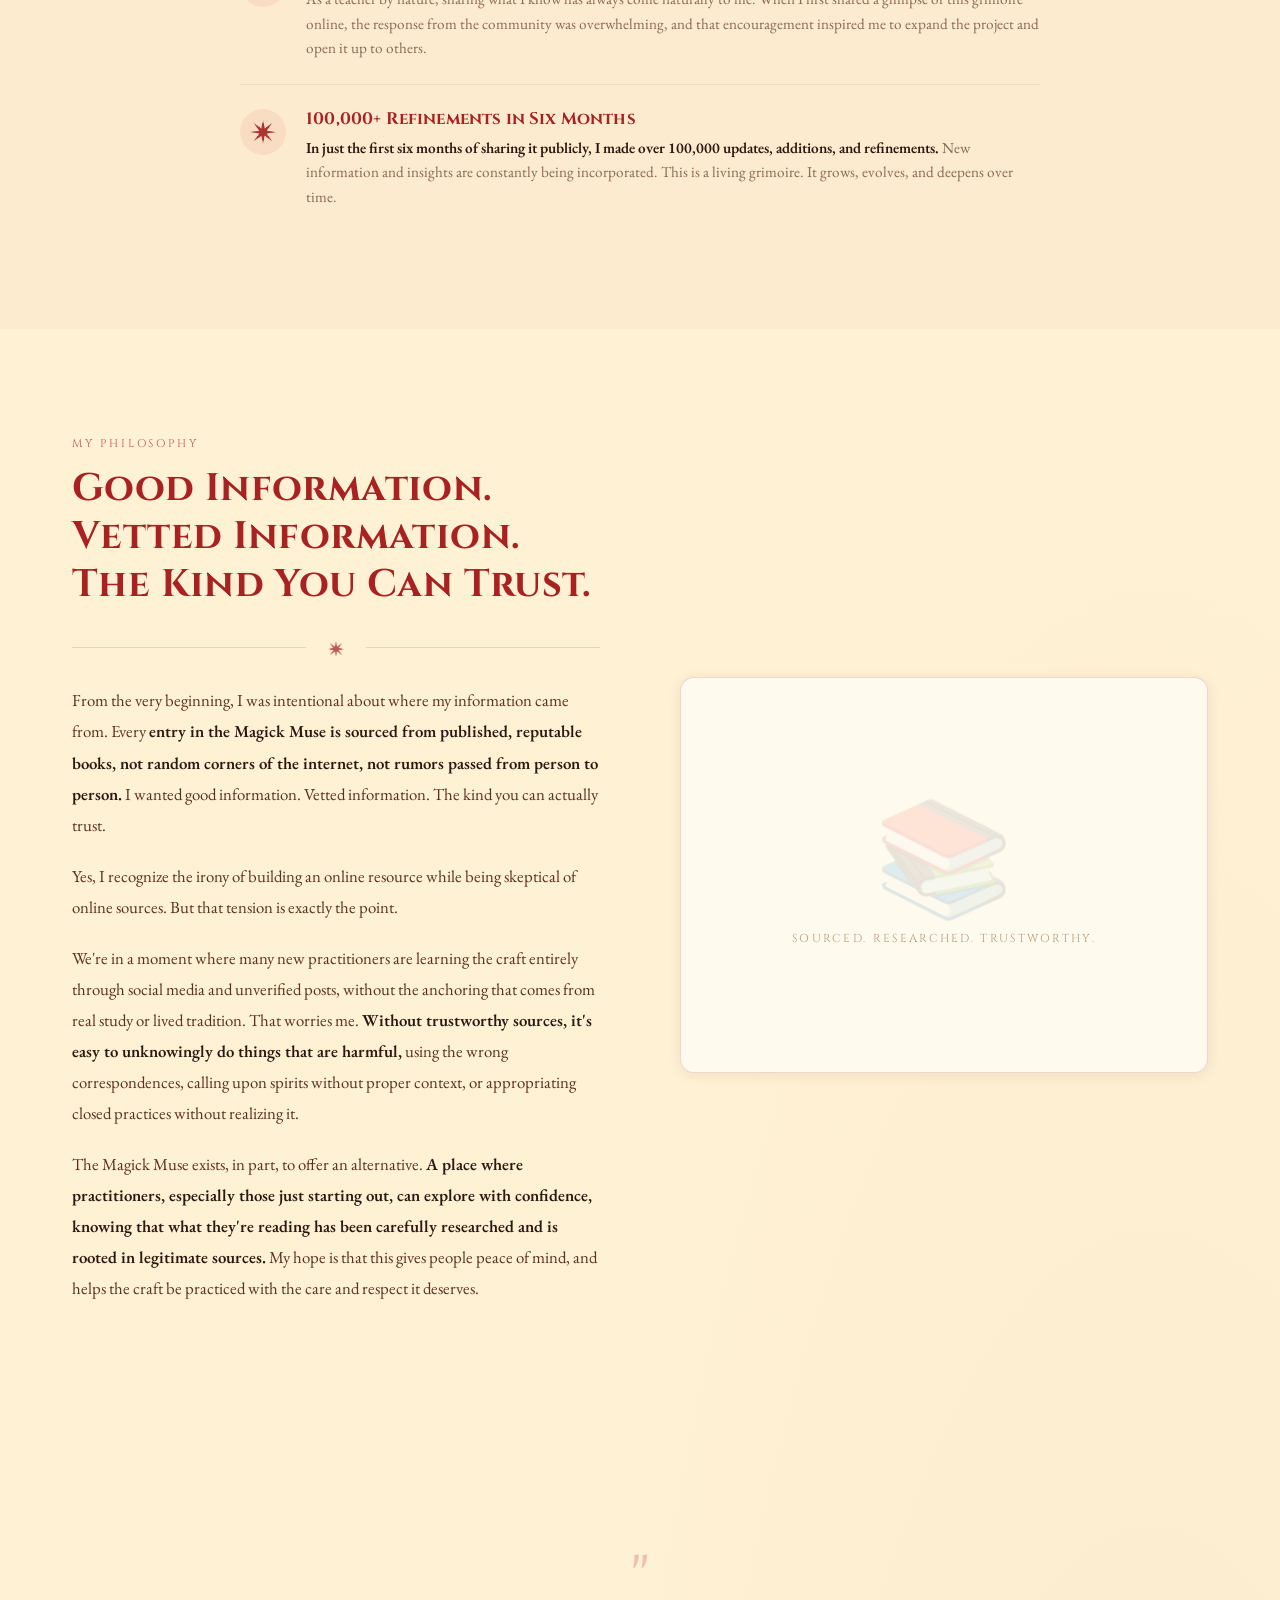
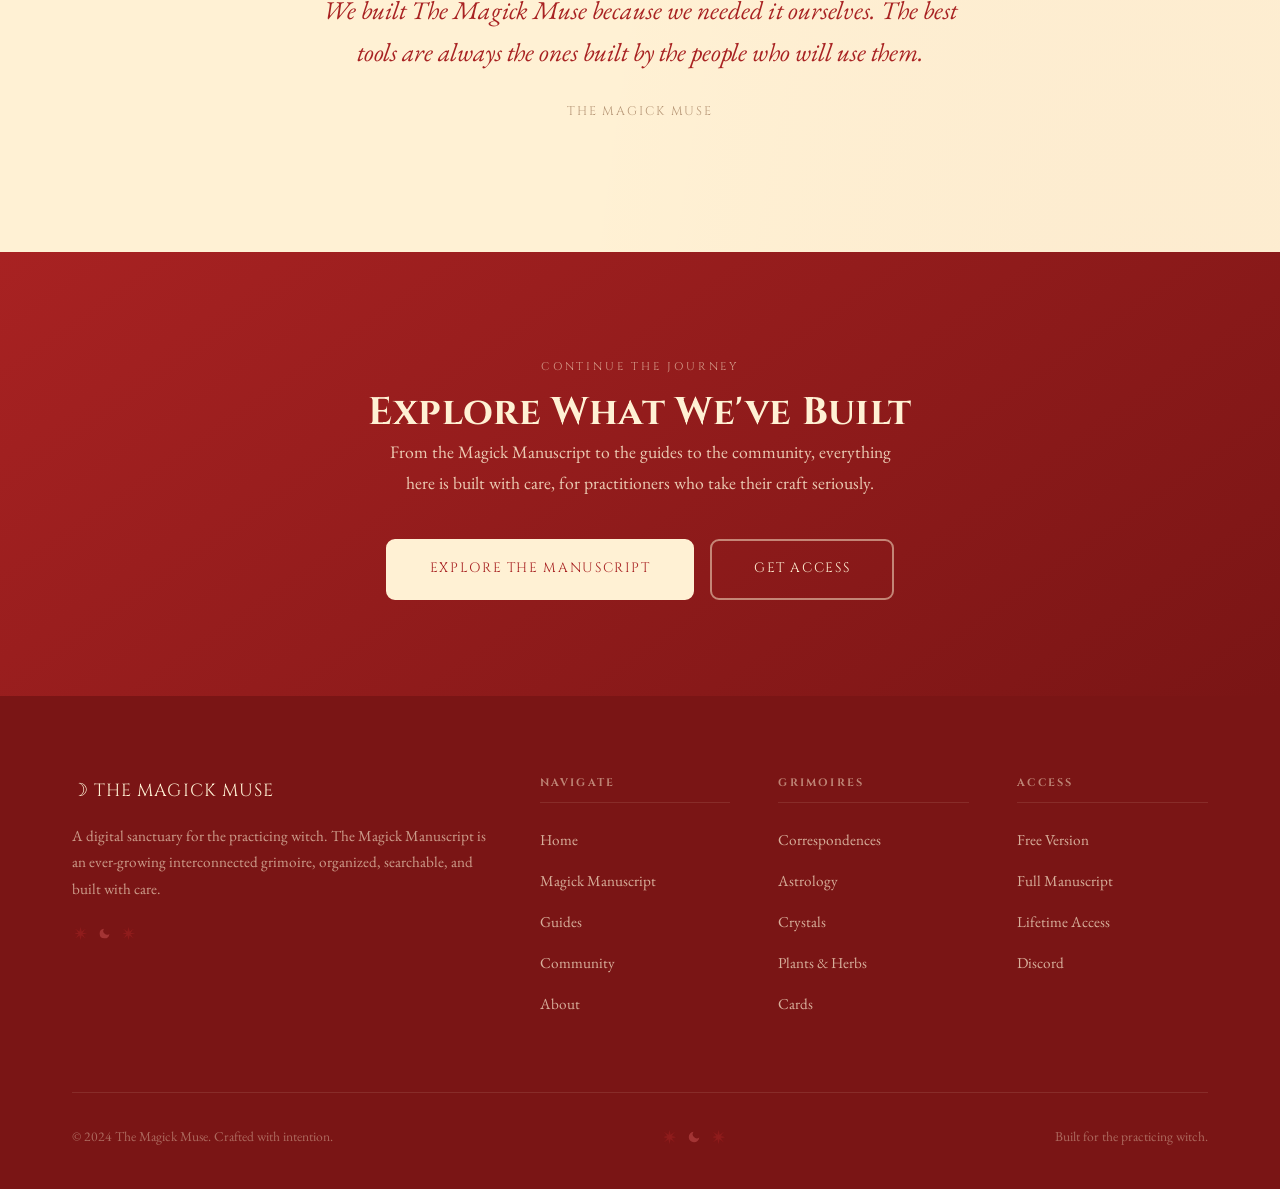
<file: about.html>
<!DOCTYPE html>
<html lang="en">
<head>
  <meta charset="UTF-8" />
  <meta name="viewport" content="width=device-width, initial-scale=1.0" />
  <meta name="description" content="About The Magick Muse: who built it, why, and how the Magick Manuscript came to be." />
  <title>About | The Magick Muse</title>
  <link rel="stylesheet" href="styles.css?v=5" />
  <link rel="icon" type="image/png" href="assets/logo-mark-red.png" />
</head>
<body>

  <!-- NAVIGATION -->
  <nav class="nav" role="navigation" aria-label="Main navigation">
    <div class="nav-inner">
      <a href="index.html" class="nav-logo">
        <img src="assets/logo-red.png" alt="The Magick Muse" class="nav-logo-img" style="height:60px;width:auto;display:block;" />
      </a>
      <button class="nav-toggle" aria-label="Toggle navigation" aria-expanded="false">
        <span></span><span></span><span></span>
      </button>
      <ul class="nav-links" role="list">
        <li><a href="about.html" class="active">
          <span class="nav-item-title">Muse</span>
          <span class="nav-item-sub">Story &amp; Philosophy</span>
        </a></li>
        <li><a href="manuscript.html">
          <span class="nav-item-title">Manuscript</span>
          <span class="nav-item-sub">Digital Grimoire</span>
        </a></li>
        <li><a href="access.html">
          <span class="nav-item-title">Marketplace</span>
          <span class="nav-item-sub">Goods &amp; Services</span>
        </a></li>
        <li><a href="guides.html">
          <span class="nav-item-title">Mastery</span>
          <span class="nav-item-sub">Guides &amp; Insight</span>
        </a></li>
        <li><a href="community.html">
          <span class="nav-item-title">Meetup</span>
          <span class="nav-item-sub">Socials &amp; Discord</span>
        </a></li>
      </ul>
    </div>
  </nav>

  <main>

    <!-- PAGE HERO -->
    <section class="page-hero">
      <div class="container page-hero-inner">
        <span class="section-label">The People Behind the Work</span>
        <h1>About The Magick Muse</h1>
        <div class="ornament-line" aria-hidden="true"><img src="assets/star-icon.png" alt="" class="star-img" aria-hidden="true" /> <img src="assets/moon-icon.svg" alt="" class="moon-img" aria-hidden="true" /> <img src="assets/star-icon.png" alt="" class="star-img" aria-hidden="true" /></div>
        <p>
          A living grimoire built by practitioners, for practitioners,
          with genuine care for the craft.
        </p>
      </div>
    </section>

    <!-- OUR STORY -->
    <section class="section">
      <div class="container">
        <div class="content-split">
          <div class="content-text reveal">
            <span class="section-label">Our Story</span>
            <h2>A Collaborative Project, Built with Intention</h2>
            <div class="sep"><span class="sep-icon"><img src="assets/star-icon.png" alt="" class="star-img" aria-hidden="true" /></span></div>
            <p>
              The Magick Muse is a collaborative project built by my husband and me, a living grimoire
              <strong>designed to make witchcraft knowledge organized, accessible, and searchable for modern
              practitioners.</strong> I lead the research and content, and he handles the technical development
              and design, so the project can grow into the structured, community-centered resource it
              was always meant to be.
            </p>
          </div>

          <div class="content-visual reveal reveal-delay-2">
            <div class="content-visual-symbol" aria-hidden="true">☽</div>
            <span class="content-visual-label">Built Together</span>
          </div>
        </div>
      </div>
    </section>

    <!-- MY ROOTS IN THE CRAFT -->
    <section class="section section-alt">
      <div class="container">
        <div class="content-split">
          <div class="content-visual reveal">
            <div class="content-visual-symbol" aria-hidden="true">🌿</div>
            <span class="content-visual-label">A Decade of Practice</span>
          </div>

          <div class="content-text reveal reveal-delay-2">
            <span class="section-label">My Roots in the Craft</span>
            <h2>The Craft Has Been in My Life Longer Than My Practice Has</h2>
            <div class="sep"><span class="sep-icon"><img src="assets/star-icon.png" alt="" class="star-img" aria-hidden="true" /></span></div>
            <p>
              I've been a practicing witch for about a decade, but the craft has been in my life much
              longer than that. The women in my family have read tarot and practiced small, everyday
              forms of spellwork for as long as I can remember. Growing up surrounded by that tradition
              shaped my relationship with magick long before I ever began studying it formally on my own.
            </p>
            <p>
              My personal practice is rooted in working with plants, candles, tarot, runes, and crystals,
              with a strong focus on protection magick, both personal and for collective well-being.
            </p>
          </div>
        </div>
      </div>
    </section>

    <!-- WHY A DIGITAL GRIMOIRE -->
    <section class="section">
      <div class="container">
        <div class="content-split">
          <div class="content-text reveal">
            <span class="section-label">Why a Digital Grimoire?</span>
            <h2>Paper Is Finite. The Craft Is Not.</h2>
            <div class="sep"><span class="sep-icon"><img src="assets/star-icon.png" alt="" class="star-img" aria-hidden="true" /></span></div>
            <p>
              What began as my personal grimoire slowly evolved into something much larger, and it
              started with a very real frustration.
            </p>
            <p>
              I'm autistic, and a traditional handwritten grimoire simply wasn't going to work for me.
              I tried, over and over. I'd erase what I wrote because my handwriting didn't look right,
              or I'd put something in the wrong spot and end up throwing away the whole page. But beyond
              the physical limitations, there was something deeper: <strong>paper is finite. A digital grimoire
              lets me expand in all directions as I learn,</strong> as I read new books, encounter new ideas, and
              make new connections. Nothing gets siloed. Nothing gets lost. And being able to search
              instead of digging through a stack of books, especially mid-ritual, has been genuinely
              life-changing.
            </p>
            <p>
              The Magick Muse was built to reflect those relationships through careful organization and
              cross-referencing. Every entry is part of a larger system, designed to help practitioners
              find information quickly and understand how different elements of magick relate to each other.
            </p>
          </div>

          <div class="content-visual reveal reveal-delay-2">
            <div class="content-visual-symbol" aria-hidden="true">📜</div>
            <span class="content-visual-label">Organized. Searchable. Interconnected.</span>
          </div>
        </div>
      </div>
    </section>

    <!-- GROWING INTO SOMETHING BIGGER -->
    <section class="section section-alt">
      <div class="container">
        <div class="section-header">
          <span class="section-label">Growing Into Something Bigger</span>
          <h2 class="section-title">A Living Grimoire That Grows With the Community</h2>
          <p class="section-subtitle">
            Sharing this work publicly changed everything. The response made it clear that other
            practitioners needed exactly this.
          </p>
        </div>

        <div style="max-width: 800px; margin: 0 auto;">
          <div class="feature-list">
            <div class="feature-item reveal">
              <div class="feature-icon" aria-hidden="true">🌱</div>
              <div class="feature-body">
                <h4>Built to Be Shared</h4>
                <p>
                  As a teacher by nature, sharing what I know has always come naturally to me. When I
                  first shared a glimpse of this grimoire online, the response from the community was
                  overwhelming, and that encouragement inspired me to expand the project and open it
                  up to others.
                </p>
              </div>
            </div>
            <div class="feature-item reveal reveal-delay-1">
              <div class="feature-icon" aria-hidden="true"><img src="assets/star-icon.png" alt="" class="star-img" aria-hidden="true" /></div>
              <div class="feature-body">
                <h4>100,000+ Refinements in Six Months</h4>
                <p>
                  <strong>In just the first six months of sharing it publicly, I made over 100,000 updates,
                  additions, and refinements.</strong> New information and insights are constantly being
                  incorporated. This is a living grimoire. It grows, evolves, and deepens over time.
                </p>
              </div>
            </div>
          </div>
        </div>
      </div>
    </section>

    <!-- MY PHILOSOPHY -->
    <section class="section">
      <div class="container">
        <div class="content-split">
          <div class="content-text reveal">
            <span class="section-label">My Philosophy</span>
            <h2>Good Information. Vetted Information. The Kind You Can Trust.</h2>
            <div class="sep"><span class="sep-icon"><img src="assets/star-icon.png" alt="" class="star-img" aria-hidden="true" /></span></div>
            <p>
              From the very beginning, I was intentional about where my information came from. Every
              <strong>entry in the Magick Muse is sourced from published, reputable books, not random corners
              of the internet, not rumors passed from person to person.</strong> I wanted good information.
              Vetted information. The kind you can actually trust.
            </p>
            <p>
              Yes, I recognize the irony of building an online resource while being skeptical of online
              sources. But that tension is exactly the point.
            </p>
            <p>
              We're in a moment where many new practitioners are learning the craft entirely through
              social media and unverified posts, without the anchoring that comes from real study or
              lived tradition. That worries me. <strong>Without trustworthy sources, it's easy to unknowingly
              do things that are harmful,</strong> using the wrong correspondences, calling upon spirits without
              proper context, or appropriating closed practices without realizing it.
            </p>
            <p>
              The Magick Muse exists, in part, to offer an alternative. <strong>A place where practitioners,
              especially those just starting out, can explore with confidence, knowing that what they're
              reading has been carefully researched and is rooted in legitimate sources.</strong> My hope is that
              this gives people peace of mind, and helps the craft be practiced with the care and
              respect it deserves.
            </p>
          </div>

          <div class="content-visual reveal reveal-delay-2">
            <div class="content-visual-symbol" aria-hidden="true">📚</div>
            <span class="content-visual-label">Sourced. Researched. Trustworthy.</span>
          </div>
        </div>
      </div>
    </section>

    <!-- PHILOSOPHY QUOTE -->
    <section class="section-sm">
      <div class="container">
        <div class="quote-block reveal">
          <div class="quote-mark" aria-hidden="true">"</div>
          <p class="quote-text">
            We built The Magick Muse because we needed it ourselves. The best
            tools are always the ones built by the people who will use them.
          </p>
          <span class="quote-source">The Magick Muse</span>
        </div>
      </div>
    </section>

    <!-- CTA -->
    <section class="cta-section">
      <div class="container">
        <span class="section-label">Continue the Journey</span>
        <h2>Explore What We've Built</h2>
        <p>
          From the Magick Manuscript to the guides to the community, everything here
          is built with care, for practitioners who take their craft seriously.
        </p>
        <div class="btn-group center">
          <a href="manuscript.html" class="btn btn-cream btn-lg">Explore the Manuscript</a>
          <a href="access.html" class="btn btn-secondary btn-lg" style="border-color: rgba(255,241,212,0.5); color: var(--cream);">
            Get Access
          </a>
        </div>
      </div>
    </section>

  </main>

  <!-- FOOTER -->
  <footer class="footer">
    <div class="container">
      <div class="footer-grid">
        <div class="footer-brand">
          <span class="footer-logo">☽ The Magick Muse</span>
          <p>
            A digital sanctuary for the practicing witch. The Magick Manuscript is an ever-growing
            interconnected grimoire, organized, searchable, and built with care.
          </p>
          <div class="footer-deco" aria-hidden="true"><img src="assets/star-icon.png" alt="" class="star-img" aria-hidden="true" /> <img src="assets/moon-icon.svg" alt="" class="moon-img" aria-hidden="true" /> <img src="assets/star-icon.png" alt="" class="star-img" aria-hidden="true" /></div>
        </div>
        <div class="footer-col">
          <h5>Navigate</h5>
          <ul>
            <li><a href="index.html">Home</a></li>
            <li><a href="manuscript.html">Magick Manuscript</a></li>
            <li><a href="guides.html">Guides</a></li>
            <li><a href="community.html">Community</a></li>
            <li><a href="about.html">About</a></li>
          </ul>
        </div>
        <div class="footer-col">
          <h5>Grimoires</h5>
          <ul>
            <li><a href="manuscript.html">Correspondences</a></li>
            <li><a href="manuscript.html">Astrology</a></li>
            <li><a href="manuscript.html">Crystals</a></li>
            <li><a href="manuscript.html">Plants &amp; Herbs</a></li>
            <li><a href="manuscript.html">Cards</a></li>
          </ul>
        </div>
        <div class="footer-col">
          <h5>Access</h5>
          <ul>
            <li><a href="access.html">Free Version</a></li>
            <li><a href="access.html">Full Manuscript</a></li>
            <li><a href="access.html">Lifetime Access</a></li>
            <li><a href="https://discord.gg/MFJhAdzMsw" target="_blank" rel="noopener">Discord</a></li>
          </ul>
        </div>
      </div>
      <div class="footer-bottom">
        <p>© 2024 The Magick Muse. Crafted with intention.</p>
        <span class="footer-bottom-sym" aria-hidden="true"><img src="assets/star-icon.png" alt="" class="star-img" aria-hidden="true" /> <img src="assets/moon-icon.svg" alt="" class="moon-img" aria-hidden="true" /> <img src="assets/star-icon.png" alt="" class="star-img" aria-hidden="true" /></span>
        <p>Built for the practicing witch.</p>
      </div>
    </div>
  </footer>

  <script src="script.js?v=2"></script>
</body>
</html>
</file>
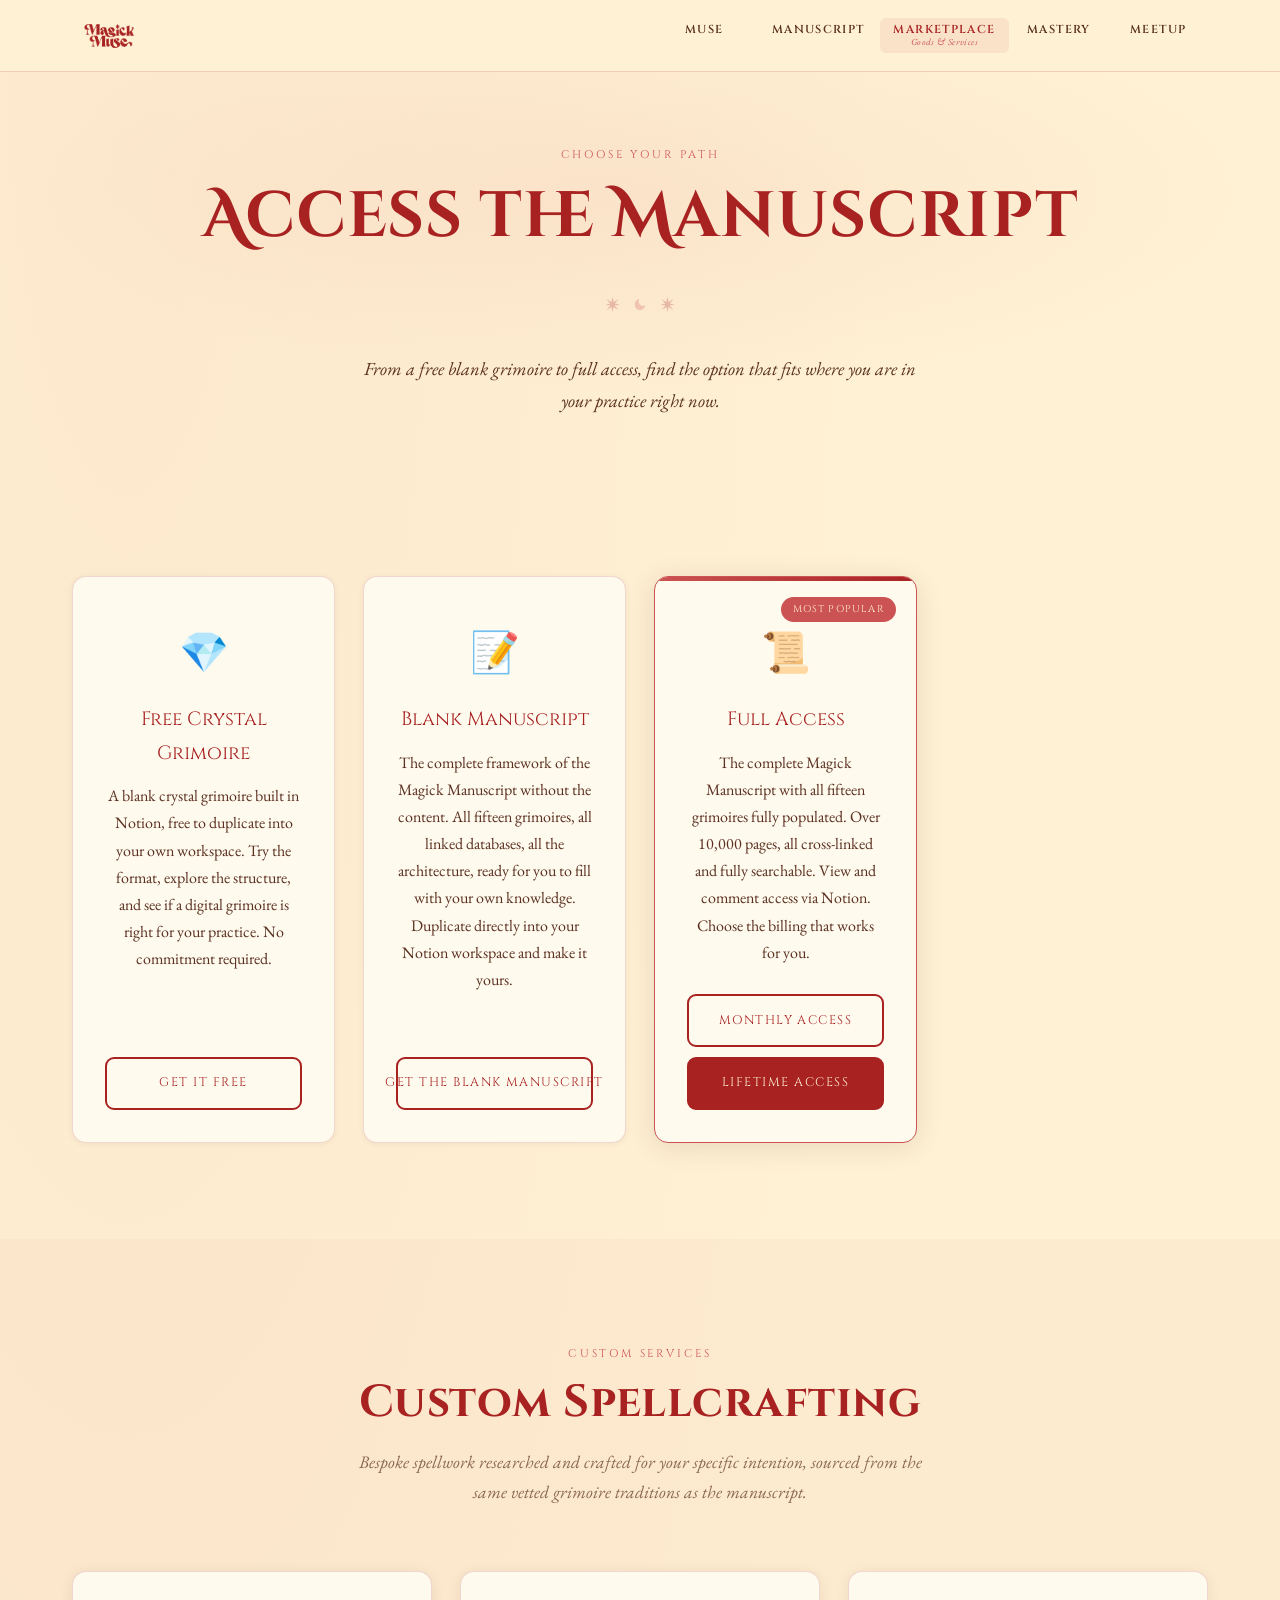
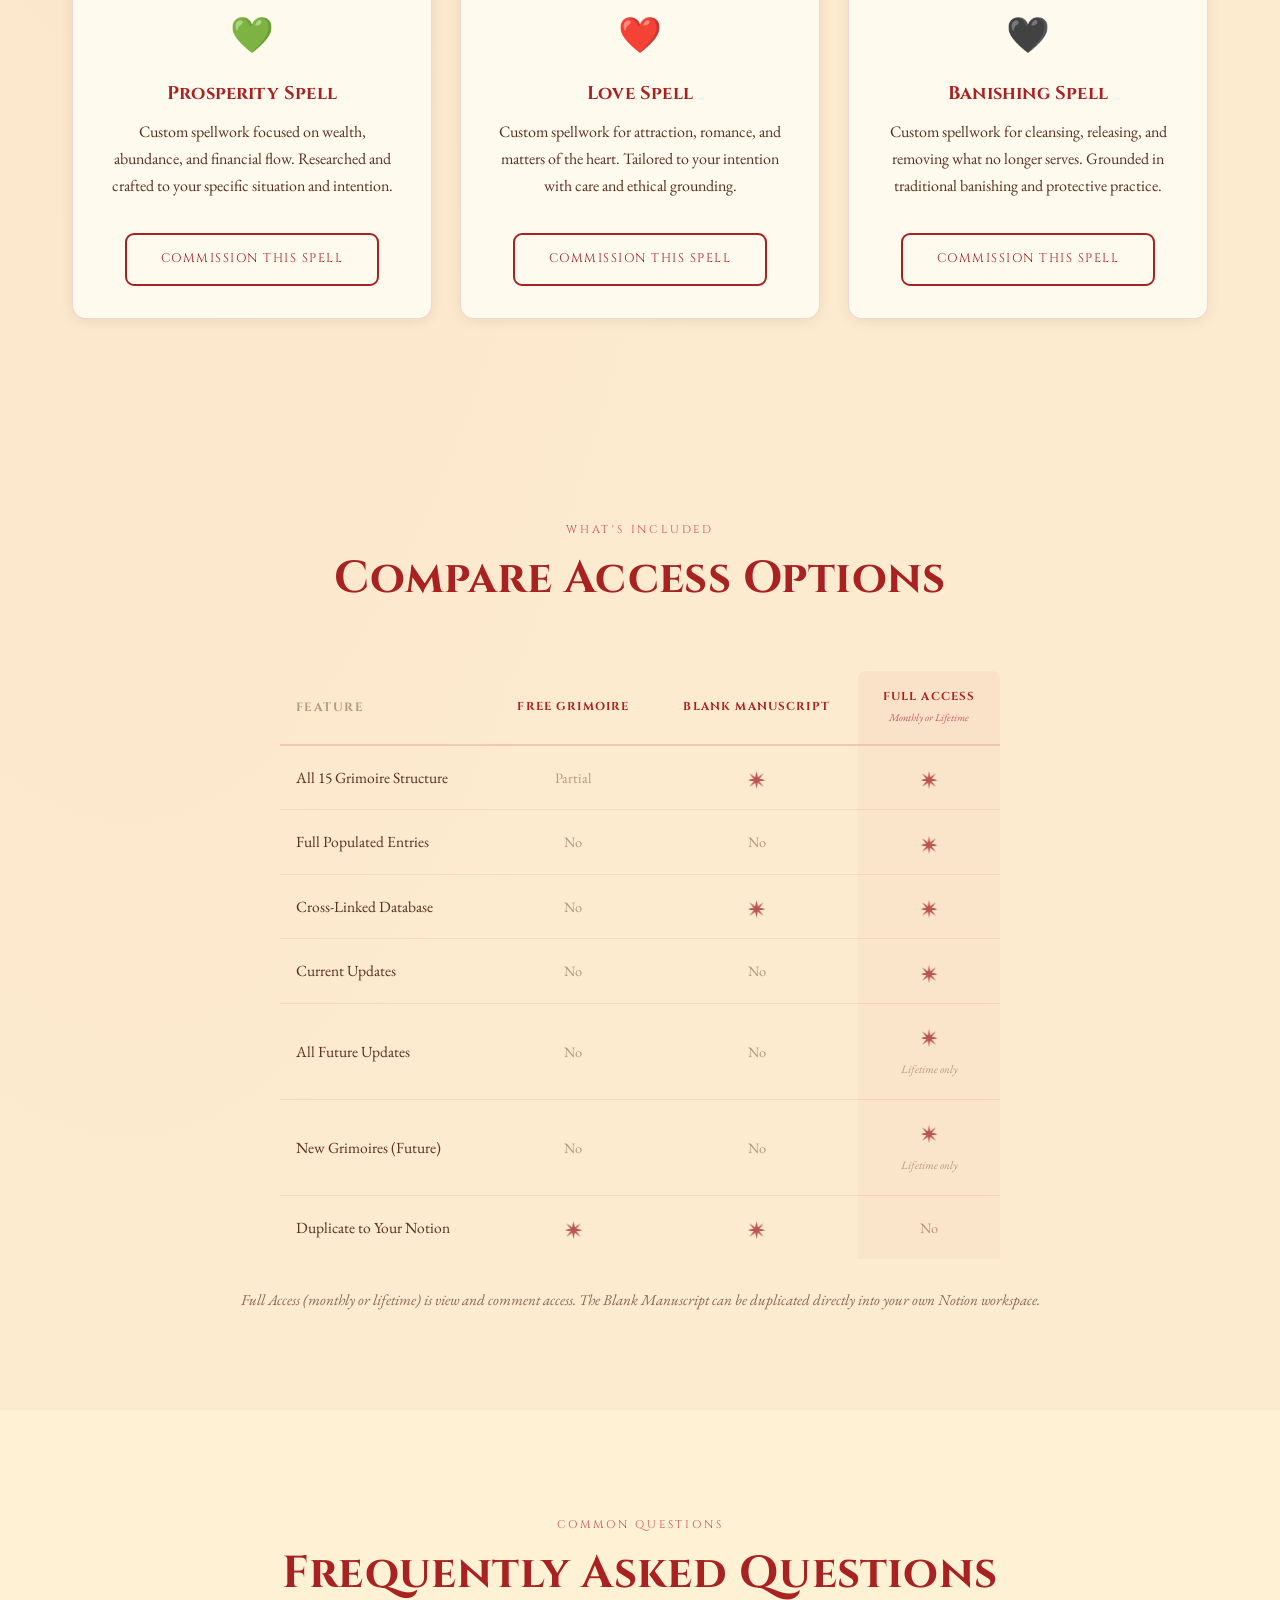
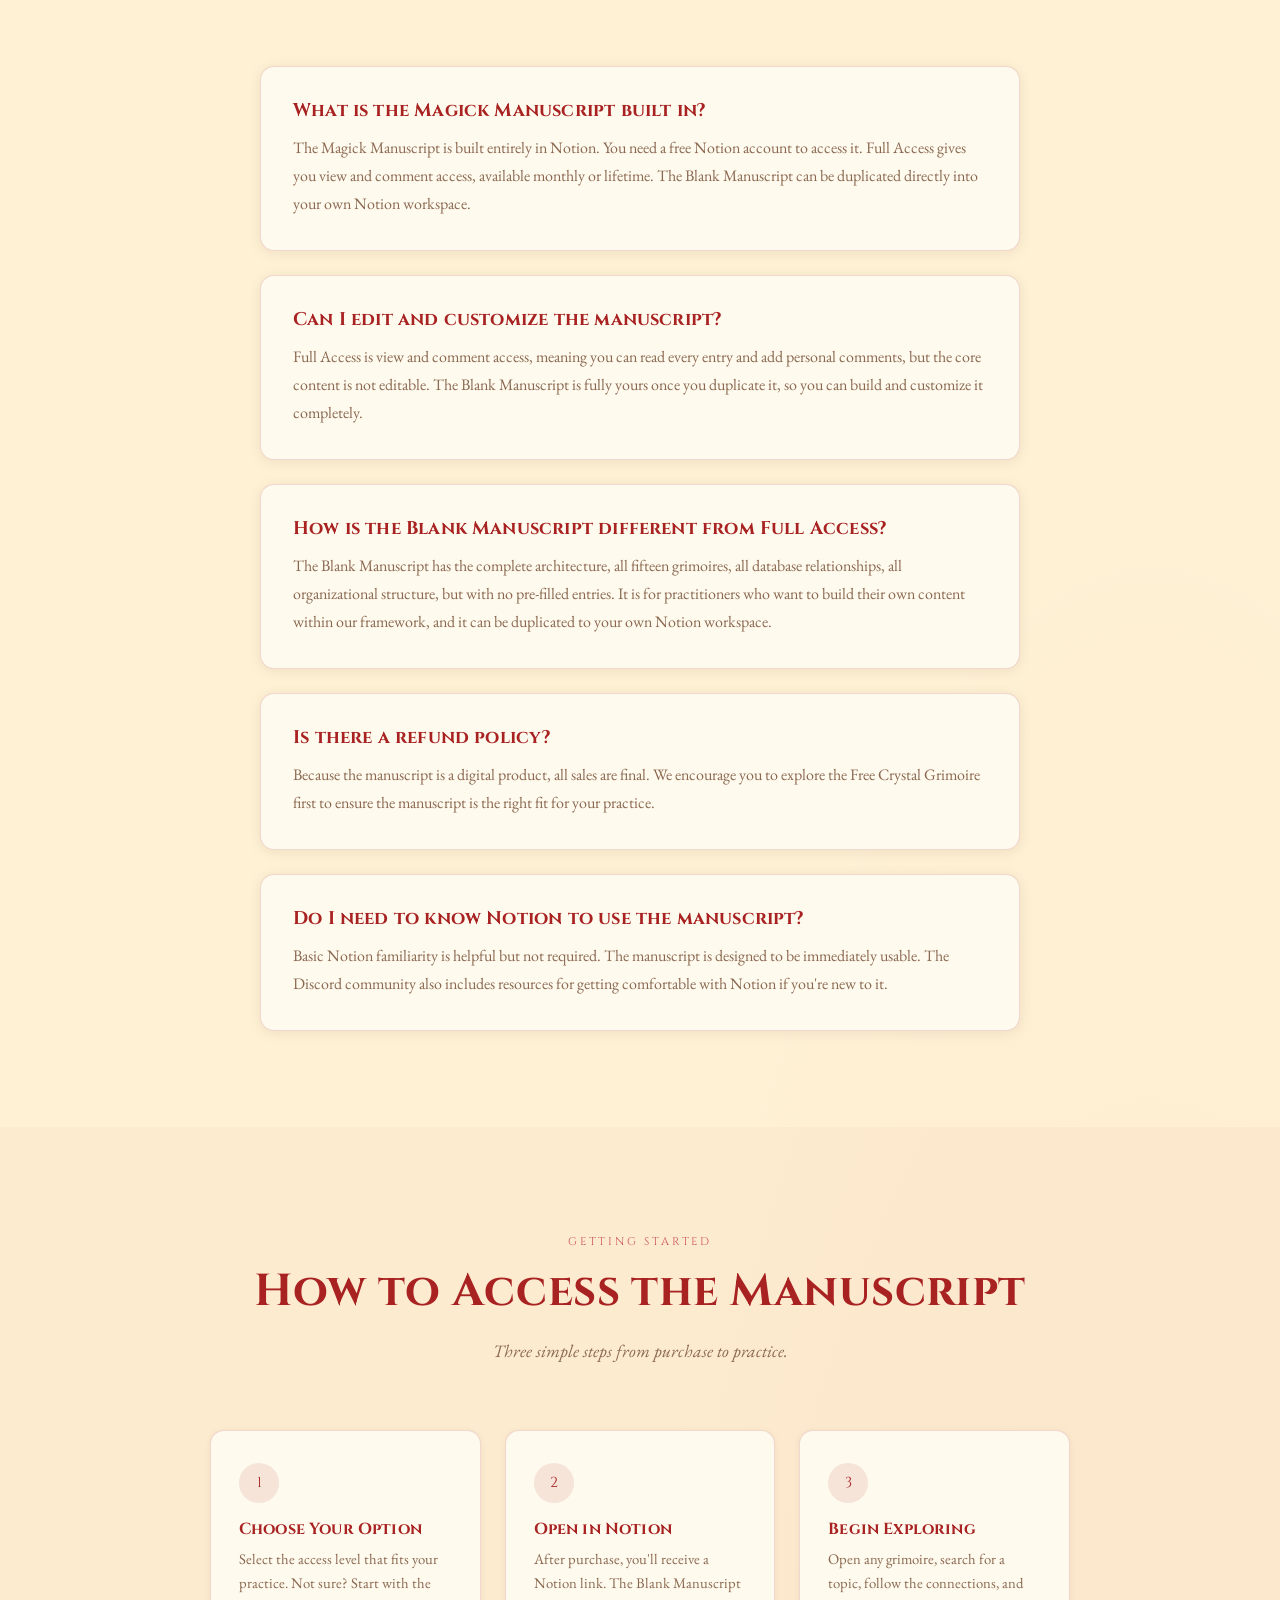
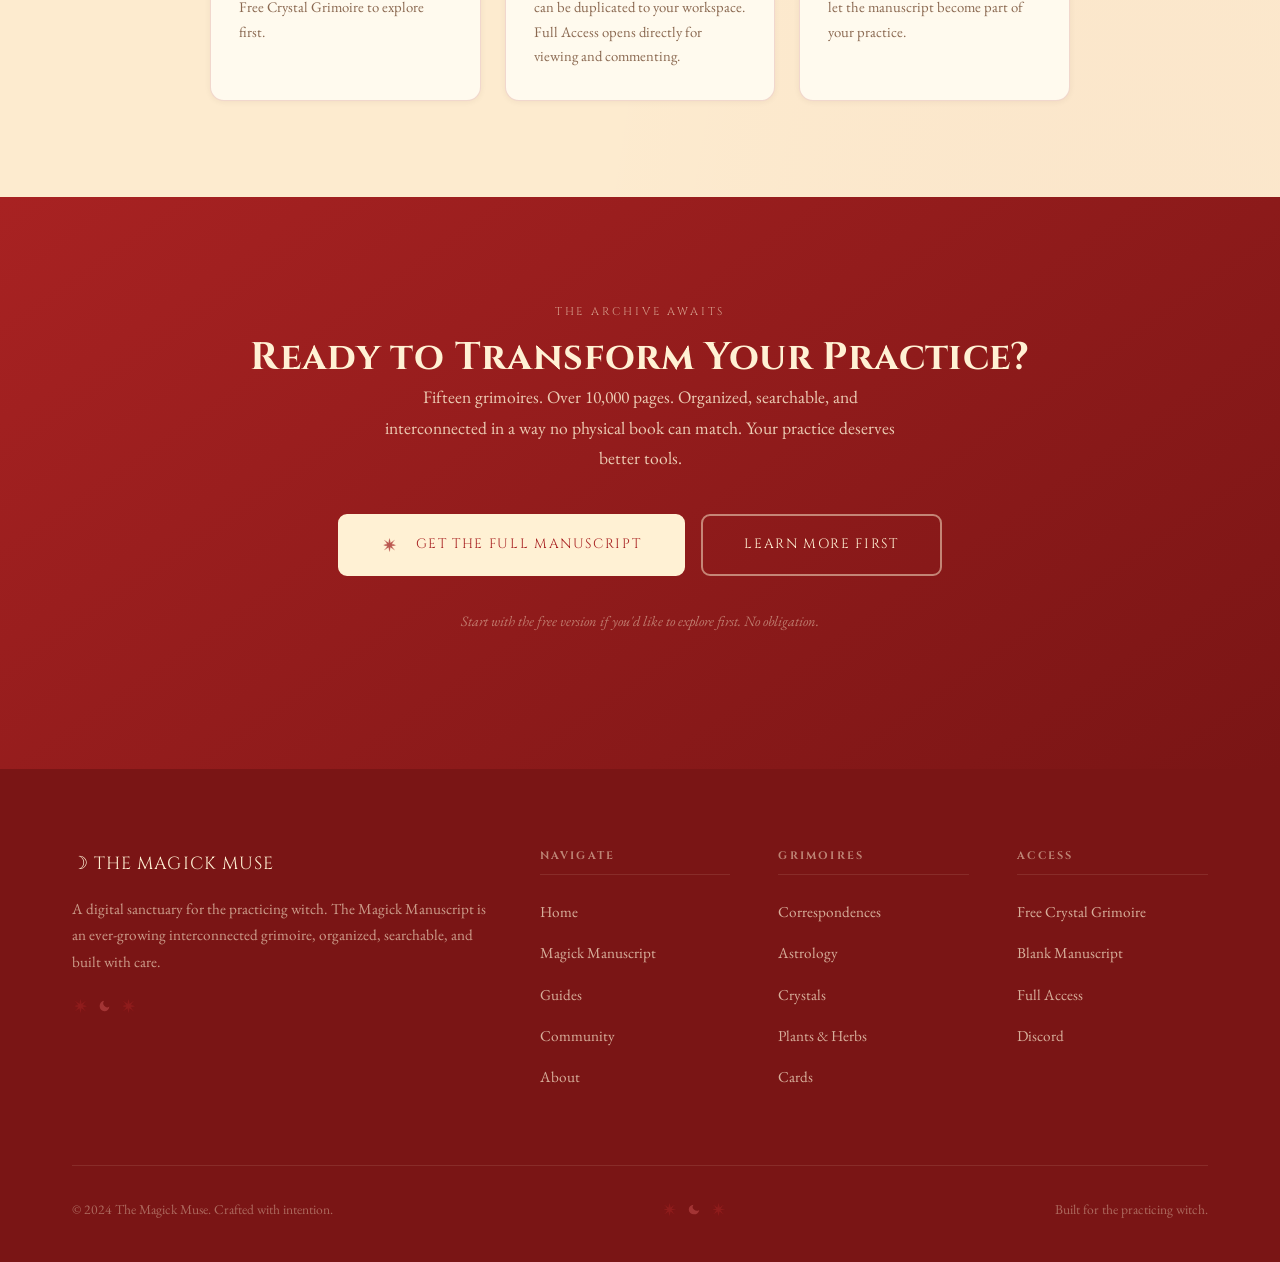
<file: access.html>
<!DOCTYPE html>
<html lang="en">
<head>
  <meta charset="UTF-8" />
  <meta name="viewport" content="width=device-width, initial-scale=1.0" />
  <meta name="description" content="Access the Magick Manuscript: choose the option that fits your practice, from a free preview to full lifetime access." />
  <title>Access | The Magick Muse</title>
  <link rel="stylesheet" href="styles.css?v=5" />
  <link rel="icon" type="image/png" href="assets/logo-mark-red.png" />
</head>
<body>

  <!-- NAVIGATION -->
  <nav class="nav" role="navigation" aria-label="Main navigation">
    <div class="nav-inner">
      <a href="index.html" class="nav-logo">
        <img src="assets/logo-red.png" alt="The Magick Muse" class="nav-logo-img" style="height:60px;width:auto;display:block;" />
      </a>
      <button class="nav-toggle" aria-label="Toggle navigation" aria-expanded="false">
        <span></span><span></span><span></span>
      </button>
      <ul class="nav-links" role="list">
        <li><a href="about.html">
          <span class="nav-item-title">Muse</span>
          <span class="nav-item-sub">Story &amp; Philosophy</span>
        </a></li>
        <li><a href="manuscript.html">
          <span class="nav-item-title">Manuscript</span>
          <span class="nav-item-sub">Digital Grimoire</span>
        </a></li>
        <li><a href="access.html" class="active">
          <span class="nav-item-title">Marketplace</span>
          <span class="nav-item-sub">Goods &amp; Services</span>
        </a></li>
        <li><a href="guides.html">
          <span class="nav-item-title">Mastery</span>
          <span class="nav-item-sub">Guides &amp; Insight</span>
        </a></li>
        <li><a href="community.html">
          <span class="nav-item-title">Meetup</span>
          <span class="nav-item-sub">Socials &amp; Discord</span>
        </a></li>
      </ul>
    </div>
  </nav>

  <main>

    <!-- PAGE HERO -->
    <section class="page-hero">
      <div class="container page-hero-inner">
        <span class="section-label">Choose Your Path</span>
        <h1>Access the Manuscript</h1>
        <div class="ornament-line" aria-hidden="true"><img src="assets/star-icon.png" alt="" class="star-img" aria-hidden="true" /> <img src="assets/moon-icon.svg" alt="" class="moon-img" aria-hidden="true" /> <img src="assets/star-icon.png" alt="" class="star-img" aria-hidden="true" /></div>
        <p>
          From a free blank grimoire to full access, find the option
          that fits where you are in your practice right now.
        </p>
      </div>
    </section>

    <!-- ACCESS CARDS -->
    <section class="section">
      <div class="container">
        <div class="access-grid">

          <!-- Free Crystal Grimoire -->
          <div class="access-card reveal">
            <div class="ac-icon" aria-hidden="true">💎</div>
            <div class="ac-title">Free Crystal Grimoire</div>
            <p class="ac-desc">
              A blank crystal grimoire built in Notion, free to duplicate into your
              own workspace. Try the format, explore the structure, and see if a
              digital grimoire is right for your practice. No commitment required.
            </p>
            <a href="https://themagickmuse.gumroad.com/l/freesample" target="_blank" rel="noopener" class="btn btn-secondary" style="width: 100%;">Get It Free</a>
          </div>

          <!-- Blank Manuscript -->
          <div class="access-card reveal reveal-delay-1">
            <div class="ac-icon" aria-hidden="true">📝</div>
            <div class="ac-title">Blank Manuscript</div>
            <p class="ac-desc">
              The complete framework of the Magick Manuscript without the content.
              All fifteen grimoires, all linked databases, all the architecture,
              ready for you to fill with your own knowledge. Duplicate directly
              into your Notion workspace and make it yours.
            </p>
            <a href="https://themagickmuse.gumroad.com/l/blankgrimoire" target="_blank" rel="noopener" class="btn btn-secondary" style="width: 100%;">Get the Blank Manuscript</a>
          </div>

          <!-- Full Access -->
          <div class="access-card featured reveal reveal-delay-2">
            <span class="featured-badge">Most Popular</span>
            <div class="ac-icon" aria-hidden="true">📜</div>
            <div class="ac-title">Full Access</div>
            <p class="ac-desc">
              The complete Magick Manuscript with all fifteen grimoires fully
              populated. Over 10,000 pages, all cross-linked and fully searchable.
              View and comment access via Notion. Choose the billing that works for you.
            </p>
            <div style="display: flex; flex-direction: column; gap: 0.6rem; width: 100%; margin-top: auto;">
              <a href="https://themagickmuse.gumroad.com/l/monthlymanuscript" target="_blank" rel="noopener" class="btn btn-secondary" style="width: 100%;">Monthly Access</a>
              <a href="https://themagickmuse.gumroad.com/l/lifetimemanuscript" target="_blank" rel="noopener" class="btn btn-primary" style="width: 100%;">Lifetime Access</a>
            </div>
          </div>

        </div>
      </div>
    </section>

    <!-- CUSTOM SPELLCRAFTING -->
    <section class="section section-alt">
      <div class="container">
        <div class="section-header">
          <span class="section-label">Custom Services</span>
          <h2 class="section-title">Custom Spellcrafting</h2>
          <p class="section-subtitle">
            Bespoke spellwork researched and crafted for your specific intention,
            sourced from the same vetted grimoire traditions as the manuscript.
          </p>
        </div>

        <div class="grid-3">
          <div class="card reveal" style="text-align: center;">
            <span class="card-icon" aria-hidden="true">💚</span>
            <h3 class="card-title">Prosperity Spell</h3>
            <p class="card-text">
              Custom spellwork focused on wealth, abundance, and financial flow.
              Researched and crafted to your specific situation and intention.
            </p>
            <a href="https://themagickmuse.gumroad.com/l/prosperity" target="_blank" rel="noopener" class="btn btn-secondary" style="margin-top: 1rem;">Commission This Spell</a>
          </div>

          <div class="card reveal reveal-delay-2" style="text-align: center;">
            <span class="card-icon" aria-hidden="true">❤️</span>
            <h3 class="card-title">Love Spell</h3>
            <p class="card-text">
              Custom spellwork for attraction, romance, and matters of the heart.
              Tailored to your intention with care and ethical grounding.
            </p>
            <a href="https://themagickmuse.gumroad.com/l/love" target="_blank" rel="noopener" class="btn btn-secondary" style="margin-top: 1rem;">Commission This Spell</a>
          </div>

          <div class="card reveal reveal-delay-4" style="text-align: center;">
            <span class="card-icon" aria-hidden="true">🖤</span>
            <h3 class="card-title">Banishing Spell</h3>
            <p class="card-text">
              Custom spellwork for cleansing, releasing, and removing what no longer
              serves. Grounded in traditional banishing and protective practice.
            </p>
            <a href="https://themagickmuse.gumroad.com/l/banishing" target="_blank" rel="noopener" class="btn btn-secondary" style="margin-top: 1rem;">Commission This Spell</a>
          </div>
        </div>
      </div>
    </section>

    <!-- COMPARISON TABLE -->
    <section class="section section-alt">
      <div class="container">
        <div class="section-header">
          <span class="section-label">What's Included</span>
          <h2 class="section-title">Compare Access Options</h2>
        </div>

        <div style="max-width: 720px; margin: 0 auto; overflow-x: auto;">
          <table style="width: 100%; border-collapse: collapse; font-family: var(--font-body);">
            <thead>
              <tr style="border-bottom: 2px solid var(--border);">
                <th style="padding: 1rem; text-align: left; font-family: var(--font-heading); font-size: 0.75rem; letter-spacing: 0.12em; text-transform: uppercase; color: var(--text-faint);">Feature</th>
                <th style="padding: 1rem; text-align: center; font-family: var(--font-heading); font-size: 0.72rem; letter-spacing: 0.1em; text-transform: uppercase; color: var(--deep-red);">Free Grimoire</th>
                <th style="padding: 1rem; text-align: center; font-family: var(--font-heading); font-size: 0.72rem; letter-spacing: 0.1em; text-transform: uppercase; color: var(--deep-red);">Blank Manuscript</th>
                <th style="padding: 1rem; text-align: center; font-family: var(--font-heading); font-size: 0.72rem; letter-spacing: 0.1em; text-transform: uppercase; color: var(--deep-red); background: rgba(204, 83, 83, 0.06); border-radius: 8px 8px 0 0;">Full Access<br><span style="font-size: 0.65rem; font-family: var(--font-body); text-transform: none; letter-spacing: 0; font-weight: normal; opacity: 0.7; font-style: italic;">Monthly or Lifetime</span></th>
              </tr>
            </thead>
            <tbody>
              <tr style="border-bottom: 1px solid var(--border-light);">
                <td style="padding: 1rem; font-size: 0.97rem; color: var(--text-mid);">All 15 Grimoire Structure</td>
                <td style="padding: 1rem; text-align: center; color: var(--text-faint); font-size: 0.9rem;">Partial</td>
                <td style="padding: 1rem; text-align: center; color: var(--muted-red);"><img src="assets/star-icon.png" alt="" class="star-img" aria-hidden="true" /></td>
                <td style="padding: 1rem; text-align: center; color: var(--muted-red); background: rgba(204, 83, 83, 0.04);"><img src="assets/star-icon.png" alt="" class="star-img" aria-hidden="true" /></td>
              </tr>
              <tr style="border-bottom: 1px solid var(--border-light);">
                <td style="padding: 1rem; font-size: 0.97rem; color: var(--text-mid);">Full Populated Entries</td>
                <td style="padding: 1rem; text-align: center; color: var(--text-faint); font-size: 0.9rem;">No</td>
                <td style="padding: 1rem; text-align: center; color: var(--text-faint); font-size: 0.9rem;">No</td>
                <td style="padding: 1rem; text-align: center; color: var(--muted-red); background: rgba(204, 83, 83, 0.04);"><img src="assets/star-icon.png" alt="" class="star-img" aria-hidden="true" /></td>
              </tr>
              <tr style="border-bottom: 1px solid var(--border-light);">
                <td style="padding: 1rem; font-size: 0.97rem; color: var(--text-mid);">Cross-Linked Database</td>
                <td style="padding: 1rem; text-align: center; color: var(--text-faint); font-size: 0.9rem;">No</td>
                <td style="padding: 1rem; text-align: center; color: var(--muted-red);"><img src="assets/star-icon.png" alt="" class="star-img" aria-hidden="true" /></td>
                <td style="padding: 1rem; text-align: center; color: var(--muted-red); background: rgba(204, 83, 83, 0.04);"><img src="assets/star-icon.png" alt="" class="star-img" aria-hidden="true" /></td>
              </tr>
              <tr style="border-bottom: 1px solid var(--border-light);">
                <td style="padding: 1rem; font-size: 0.97rem; color: var(--text-mid);">Current Updates</td>
                <td style="padding: 1rem; text-align: center; color: var(--text-faint); font-size: 0.9rem;">No</td>
                <td style="padding: 1rem; text-align: center; color: var(--text-faint); font-size: 0.9rem;">No</td>
                <td style="padding: 1rem; text-align: center; color: var(--muted-red); background: rgba(204, 83, 83, 0.04);"><img src="assets/star-icon.png" alt="" class="star-img" aria-hidden="true" /></td>
              </tr>
              <tr style="border-bottom: 1px solid var(--border-light);">
                <td style="padding: 1rem; font-size: 0.97rem; color: var(--text-mid);">All Future Updates</td>
                <td style="padding: 1rem; text-align: center; color: var(--text-faint); font-size: 0.9rem;">No</td>
                <td style="padding: 1rem; text-align: center; color: var(--text-faint); font-size: 0.9rem;">No</td>
                <td style="padding: 1rem; text-align: center; color: var(--muted-red); background: rgba(204, 83, 83, 0.04);"><img src="assets/star-icon.png" alt="" class="star-img" aria-hidden="true" /><br><span style="font-size: 0.7rem; color: var(--text-faint); font-style: italic;">Lifetime only</span></td>
              </tr>
              <tr style="border-bottom: 1px solid var(--border-light);">
                <td style="padding: 1rem; font-size: 0.97rem; color: var(--text-mid);">New Grimoires (Future)</td>
                <td style="padding: 1rem; text-align: center; color: var(--text-faint); font-size: 0.9rem;">No</td>
                <td style="padding: 1rem; text-align: center; color: var(--text-faint); font-size: 0.9rem;">No</td>
                <td style="padding: 1rem; text-align: center; color: var(--muted-red); background: rgba(204, 83, 83, 0.04);"><img src="assets/star-icon.png" alt="" class="star-img" aria-hidden="true" /><br><span style="font-size: 0.7rem; color: var(--text-faint); font-style: italic;">Lifetime only</span></td>
              </tr>
              <tr>
                <td style="padding: 1rem; font-size: 0.97rem; color: var(--text-mid);">Duplicate to Your Notion</td>
                <td style="padding: 1rem; text-align: center; color: var(--muted-red);"><img src="assets/star-icon.png" alt="" class="star-img" aria-hidden="true" /></td>
                <td style="padding: 1rem; text-align: center; color: var(--muted-red);"><img src="assets/star-icon.png" alt="" class="star-img" aria-hidden="true" /></td>
                <td style="padding: 1rem; text-align: center; color: var(--text-faint); font-size: 0.9rem; background: rgba(204, 83, 83, 0.04);">No</td>
              </tr>
            </tbody>
          </table>
        </div>

        <p style="text-align: center; margin-top: 1.75rem; font-style: italic; color: var(--text-light); font-size: 0.95rem;">
          Full Access (monthly or lifetime) is view and comment access. The Blank Manuscript can be duplicated directly into your own Notion workspace.
        </p>
      </div>
    </section>

    <!-- FAQ -->
    <section class="section">
      <div class="container">
        <div class="section-header">
          <span class="section-label">Common Questions</span>
          <h2 class="section-title">Frequently Asked Questions</h2>
        </div>

        <div style="max-width: 760px; margin: 0 auto; display: flex; flex-direction: column; gap: 1.5rem;">

          <div class="card reveal">
            <h4 style="margin-bottom: 0.75rem;">What is the Magick Manuscript built in?</h4>
            <p style="margin: 0; font-size: 1rem; color: var(--text-light);">
              The Magick Manuscript is built entirely in Notion. You need a free Notion account
              to access it. Full Access gives you view and comment access, available monthly
              or lifetime. The Blank Manuscript can be duplicated directly into your own Notion workspace.
            </p>
          </div>

          <div class="card reveal reveal-delay-1">
            <h4 style="margin-bottom: 0.75rem;">Can I edit and customize the manuscript?</h4>
            <p style="margin: 0; font-size: 1rem; color: var(--text-light);">
              Full Access is view and comment access, meaning you can read every entry
              and add personal comments, but the core content is not editable. The Blank
              Manuscript is fully yours once you duplicate it, so you can build and
              customize it completely.
            </p>
          </div>

          <div class="card reveal reveal-delay-2">
            <h4 style="margin-bottom: 0.75rem;">How is the Blank Manuscript different from Full Access?</h4>
            <p style="margin: 0; font-size: 1rem; color: var(--text-light);">
              The Blank Manuscript has the complete architecture, all fifteen grimoires,
              all database relationships, all organizational structure, but with no
              pre-filled entries. It is for practitioners who want to build their own
              content within our framework, and it can be duplicated to your own Notion workspace.
            </p>
          </div>

          <div class="card reveal">
            <h4 style="margin-bottom: 0.75rem;">Is there a refund policy?</h4>
            <p style="margin: 0; font-size: 1rem; color: var(--text-light);">
              Because the manuscript is a digital product, all sales are final. We encourage
              you to explore the Free Crystal Grimoire first to ensure the manuscript is the right
              fit for your practice.
            </p>
          </div>

          <div class="card reveal reveal-delay-1">
            <h4 style="margin-bottom: 0.75rem;">Do I need to know Notion to use the manuscript?</h4>
            <p style="margin: 0; font-size: 1rem; color: var(--text-light);">
              Basic Notion familiarity is helpful but not required. The manuscript is
              designed to be immediately usable. The Discord community also includes
              resources for getting comfortable with Notion if you're new to it.
            </p>
          </div>

        </div>
      </div>
    </section>

    <!-- HOW TO GET STARTED -->
    <section class="section section-alt">
      <div class="container">
        <div class="section-header">
          <span class="section-label">Getting Started</span>
          <h2 class="section-title">How to Access the Manuscript</h2>
          <p class="section-subtitle">
            Three simple steps from purchase to practice.
          </p>
        </div>

        <div class="steps-grid" style="max-width: 860px; margin: 0 auto;">
          <div class="step-card reveal">
            <div class="step-num">1</div>
            <h4>Choose Your Option</h4>
            <p>
              Select the access level that fits your practice. Not sure?
              Start with the Free Crystal Grimoire to explore first.
            </p>
          </div>
          <div class="step-card reveal reveal-delay-1">
            <div class="step-num">2</div>
            <h4>Open in Notion</h4>
            <p>
              After purchase, you'll receive a Notion link. The Blank Manuscript
              can be duplicated to your workspace. Full Access opens directly
              for viewing and commenting.
            </p>
          </div>
          <div class="step-card reveal reveal-delay-2">
            <div class="step-num">3</div>
            <h4>Begin Exploring</h4>
            <p>
              Open any grimoire, search for a topic, follow the connections, and
              let the manuscript become part of your practice.
            </p>
          </div>
        </div>
      </div>
    </section>

    <!-- FINAL CTA -->
    <section class="cta-section">
      <div class="container">
        <span class="section-label">The Archive Awaits</span>
        <h2>Ready to Transform Your Practice?</h2>
        <p>
          Fifteen grimoires. Over 10,000 pages. Organized, searchable, and interconnected
          in a way no physical book can match. Your practice deserves better tools.
        </p>
        <div class="btn-group center">
          <a href="https://themagickmuse.gumroad.com/l/lifetimemanuscript" target="_blank" rel="noopener" class="btn btn-cream btn-lg"><img src="assets/star-icon.png" alt="" class="star-img" aria-hidden="true" /> &nbsp; Get the Full Manuscript</a>
          <a href="manuscript.html" class="btn btn-secondary btn-lg" style="border-color: rgba(255,241,212,0.5); color: var(--cream);">
            Learn More First
          </a>
        </div>
        <p style="color: rgba(255,241,212,0.45); margin-top: 2rem; font-size: 0.9rem; font-style: italic;">
          Start with the free version if you'd like to explore first. No obligation.
        </p>
      </div>
    </section>

  </main>

  <!-- FOOTER -->
  <footer class="footer">
    <div class="container">
      <div class="footer-grid">
        <div class="footer-brand">
          <span class="footer-logo">☽ The Magick Muse</span>
          <p>
            A digital sanctuary for the practicing witch. The Magick Manuscript is an ever-growing
            interconnected grimoire, organized, searchable, and built with care.
          </p>
          <div class="footer-deco" aria-hidden="true"><img src="assets/star-icon.png" alt="" class="star-img" aria-hidden="true" /> <img src="assets/moon-icon.svg" alt="" class="moon-img" aria-hidden="true" /> <img src="assets/star-icon.png" alt="" class="star-img" aria-hidden="true" /></div>
        </div>
        <div class="footer-col">
          <h5>Navigate</h5>
          <ul>
            <li><a href="index.html">Home</a></li>
            <li><a href="manuscript.html">Magick Manuscript</a></li>
            <li><a href="guides.html">Guides</a></li>
            <li><a href="community.html">Community</a></li>
            <li><a href="about.html">About</a></li>
          </ul>
        </div>
        <div class="footer-col">
          <h5>Grimoires</h5>
          <ul>
            <li><a href="manuscript.html">Correspondences</a></li>
            <li><a href="manuscript.html">Astrology</a></li>
            <li><a href="manuscript.html">Crystals</a></li>
            <li><a href="manuscript.html">Plants &amp; Herbs</a></li>
            <li><a href="manuscript.html">Cards</a></li>
          </ul>
        </div>
        <div class="footer-col">
          <h5>Access</h5>
          <ul>
            <li><a href="access.html">Free Crystal Grimoire</a></li>
            <li><a href="access.html">Blank Manuscript</a></li>
            <li><a href="access.html">Full Access</a></li>
            <li><a href="https://discord.gg/MFJhAdzMsw" target="_blank" rel="noopener">Discord</a></li>
          </ul>
        </div>
      </div>
      <div class="footer-bottom">
        <p>© 2024 The Magick Muse. Crafted with intention.</p>
        <span class="footer-bottom-sym" aria-hidden="true"><img src="assets/star-icon.png" alt="" class="star-img" aria-hidden="true" /> <img src="assets/moon-icon.svg" alt="" class="moon-img" aria-hidden="true" /> <img src="assets/star-icon.png" alt="" class="star-img" aria-hidden="true" /></span>
        <p>Built for the practicing witch.</p>
      </div>
    </div>
  </footer>

  <script src="script.js?v=2"></script>
</body>
</html>
</file>
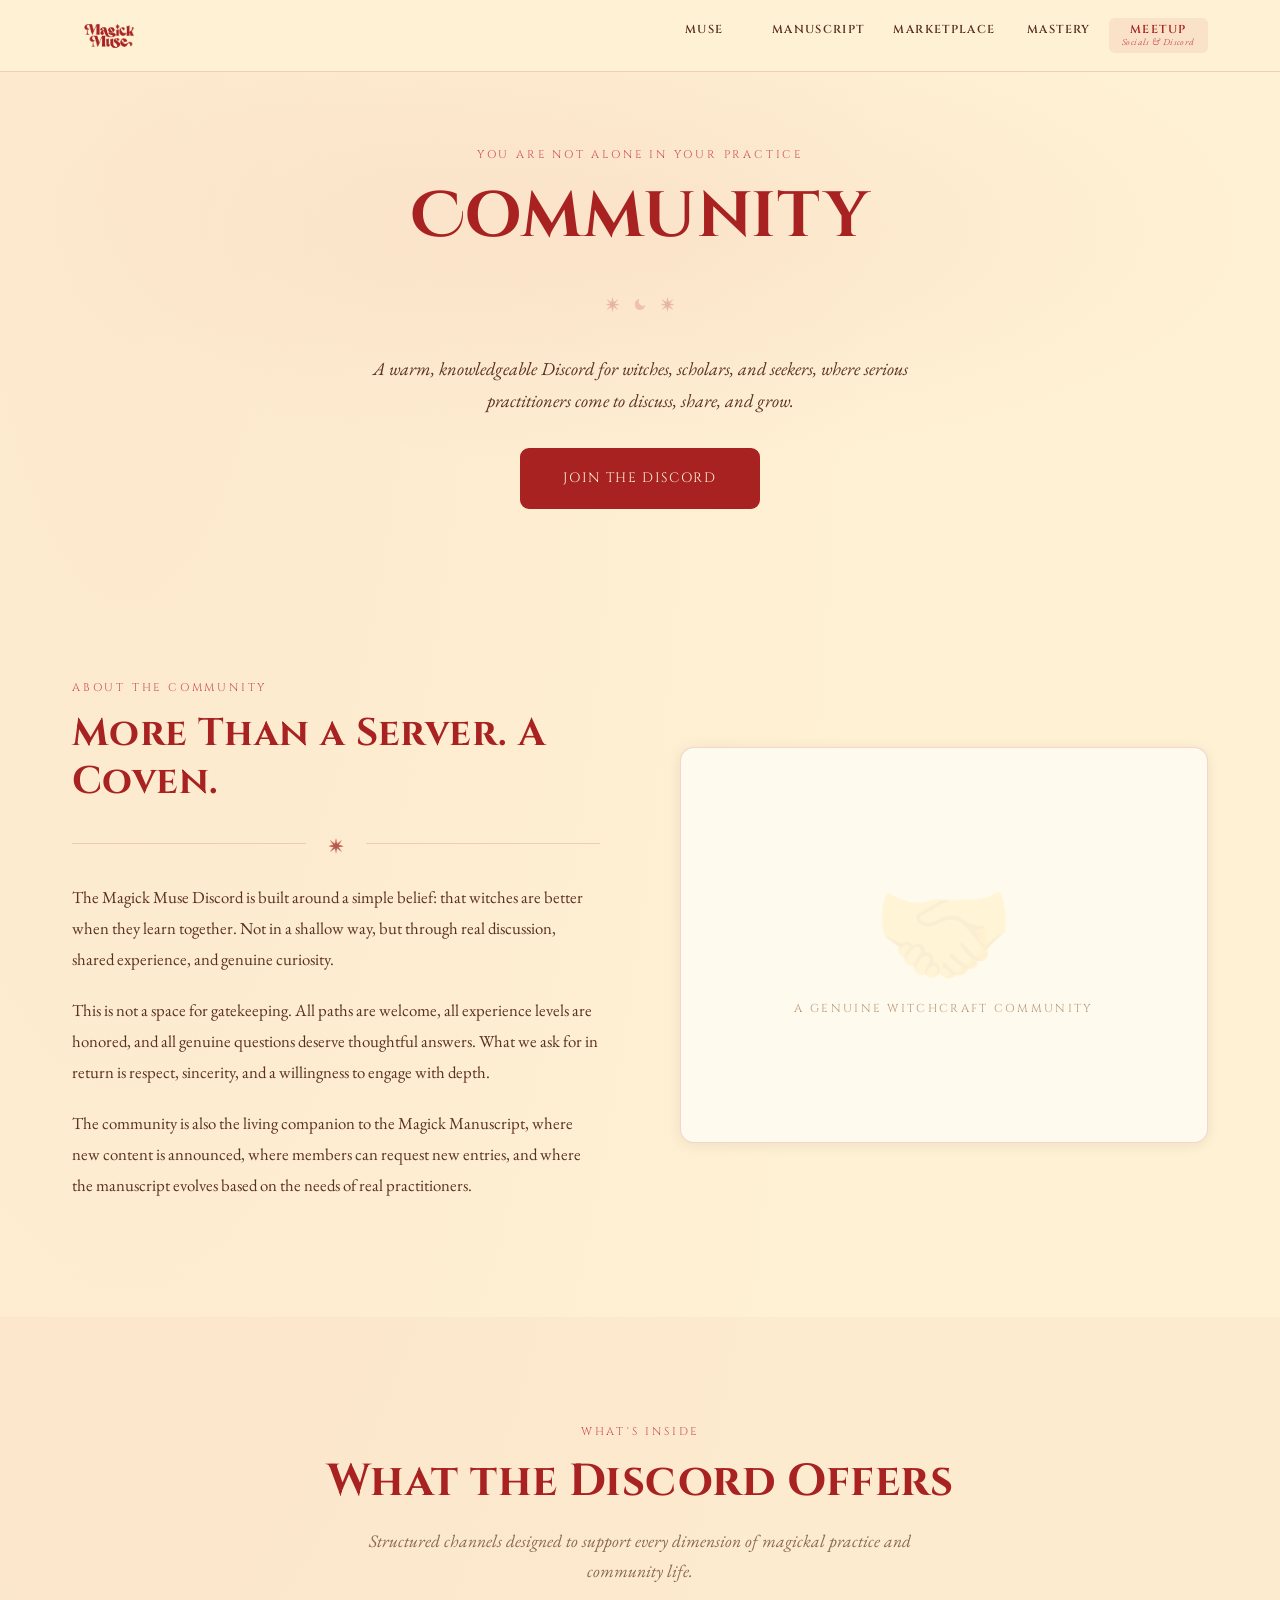
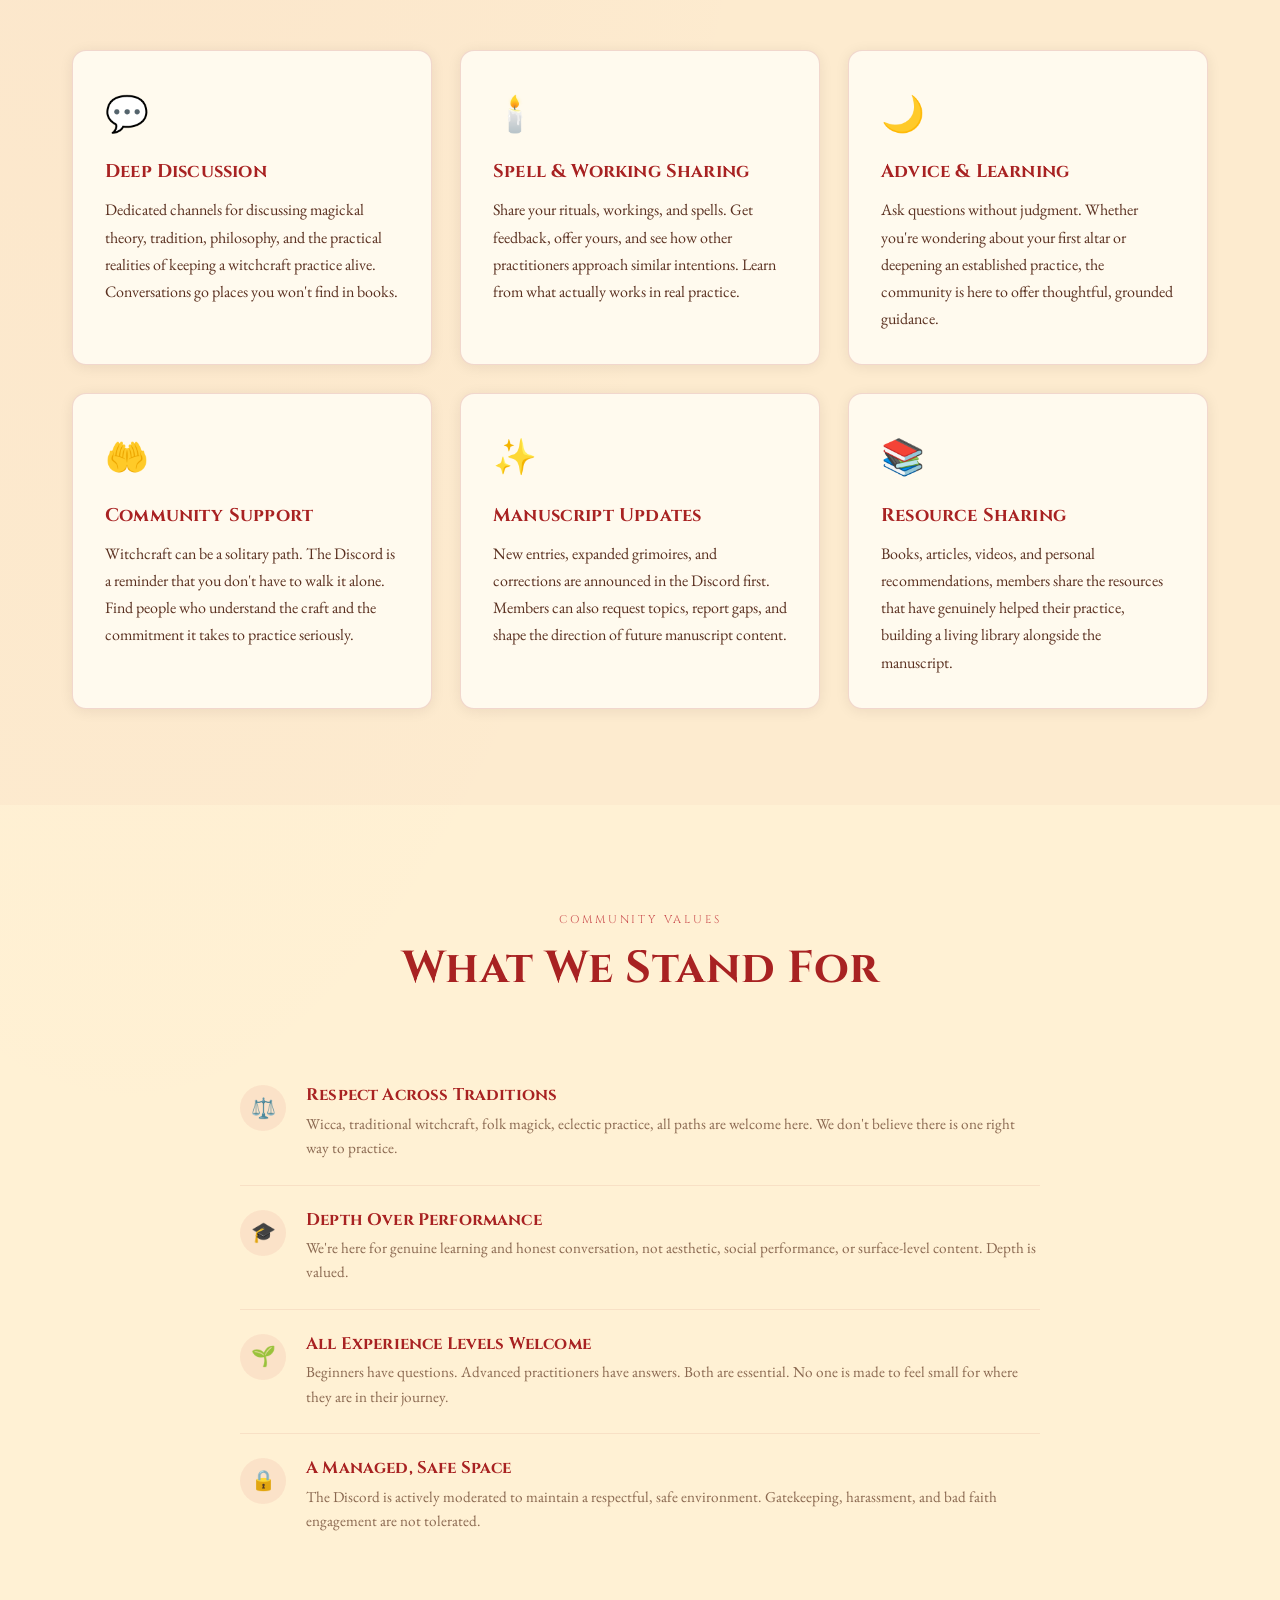
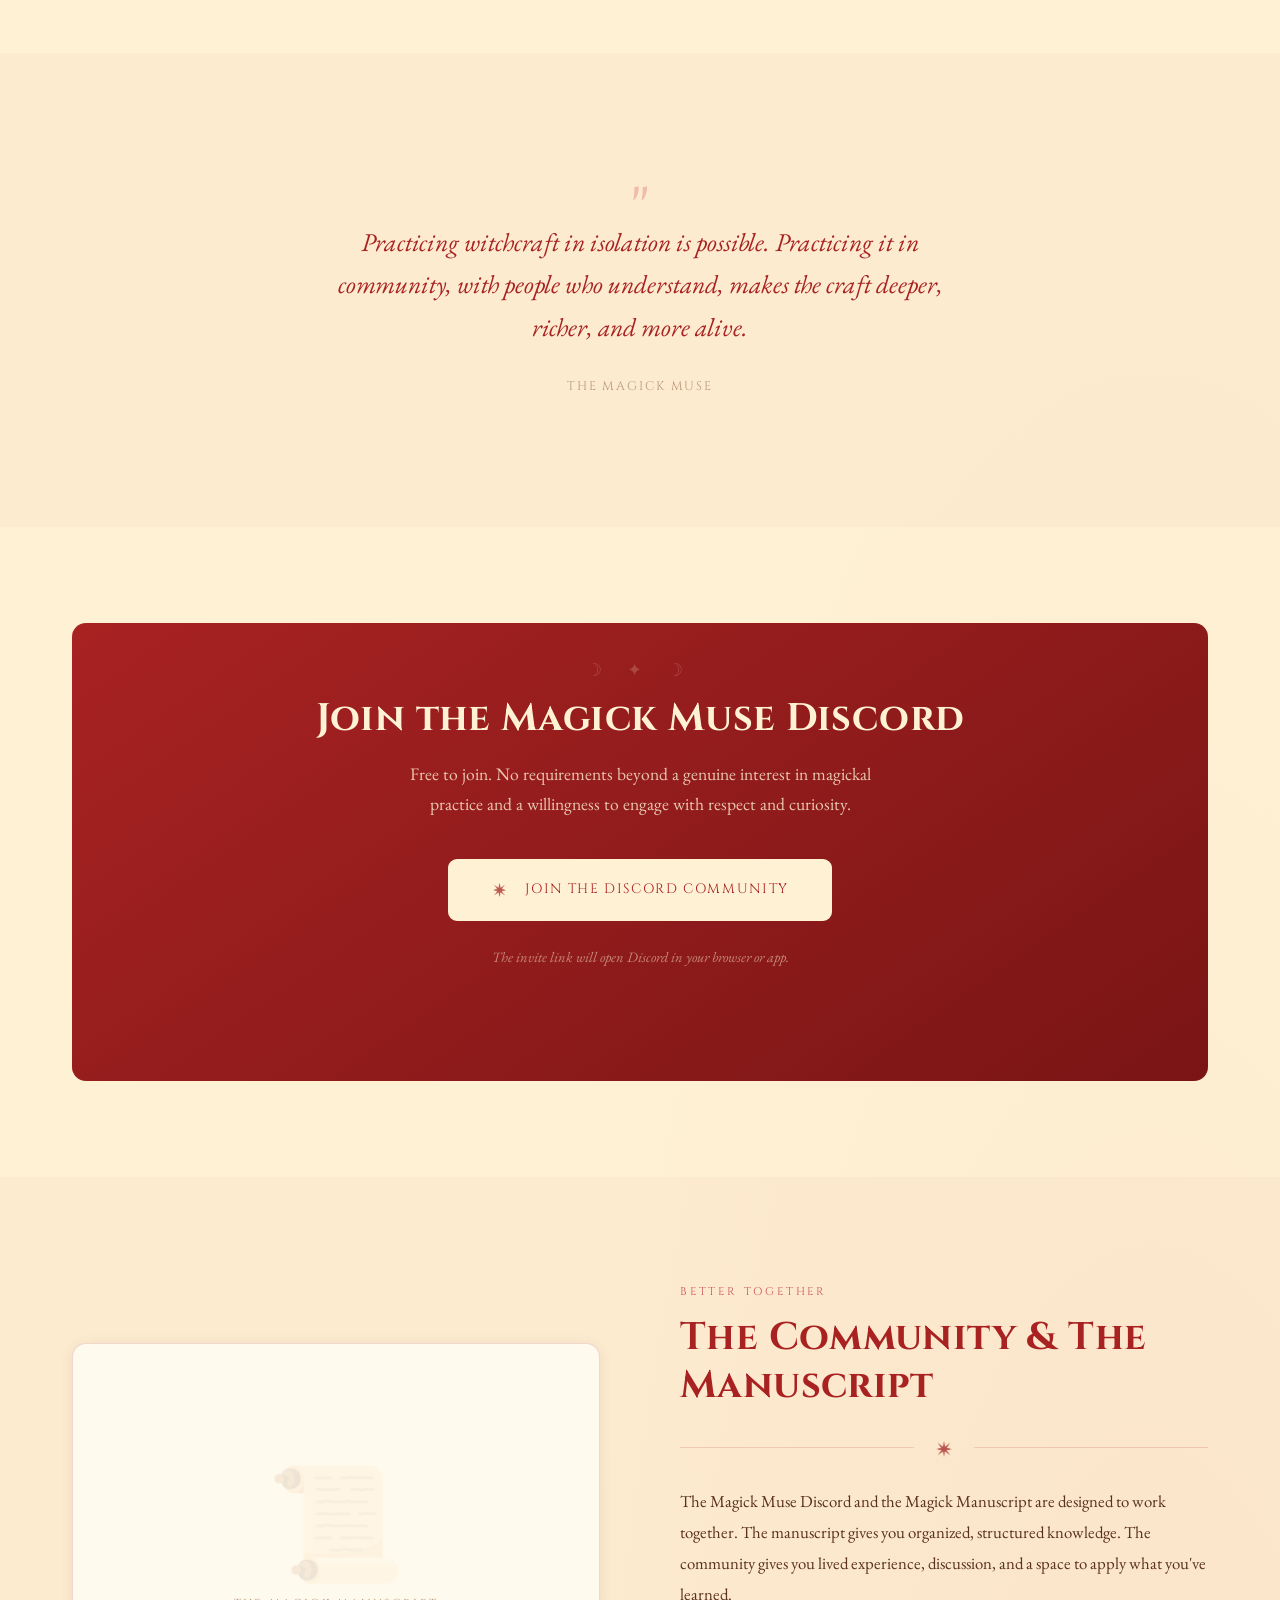
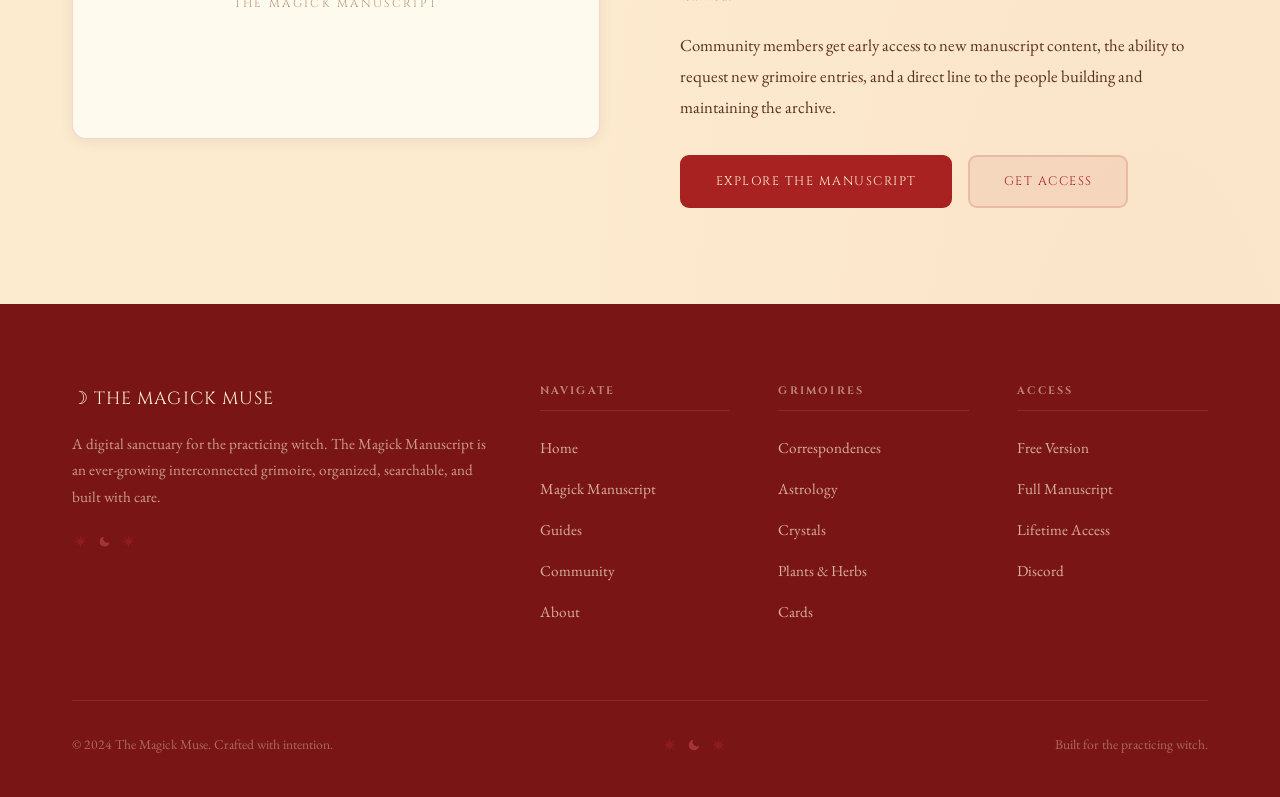
<file: community.html>
<!DOCTYPE html>
<html lang="en">
<head>
  <meta charset="UTF-8" />
  <meta name="viewport" content="width=device-width, initial-scale=1.0" />
  <meta name="description" content="Join The Magick Muse Discord: a warm, knowledgeable community of practicing witches, scholars, and spiritual seekers." />
  <title>Community | The Magick Muse</title>
  <link rel="stylesheet" href="styles.css?v=5" />
  <link rel="icon" type="image/png" href="assets/logo-mark-red.png" />
</head>
<body>

  <!-- NAVIGATION -->
  <nav class="nav" role="navigation" aria-label="Main navigation">
    <div class="nav-inner">
      <a href="index.html" class="nav-logo">
        <img src="assets/logo-red.png" alt="The Magick Muse" class="nav-logo-img" style="height:60px;width:auto;display:block;" />
      </a>
      <button class="nav-toggle" aria-label="Toggle navigation" aria-expanded="false">
        <span></span><span></span><span></span>
      </button>
      <ul class="nav-links" role="list">
        <li><a href="about.html">
          <span class="nav-item-title">Muse</span>
          <span class="nav-item-sub">Story &amp; Philosophy</span>
        </a></li>
        <li><a href="manuscript.html">
          <span class="nav-item-title">Manuscript</span>
          <span class="nav-item-sub">Digital Grimoire</span>
        </a></li>
        <li><a href="access.html">
          <span class="nav-item-title">Marketplace</span>
          <span class="nav-item-sub">Goods &amp; Services</span>
        </a></li>
        <li><a href="guides.html">
          <span class="nav-item-title">Mastery</span>
          <span class="nav-item-sub">Guides &amp; Insight</span>
        </a></li>
        <li><a href="community.html" class="active">
          <span class="nav-item-title">Meetup</span>
          <span class="nav-item-sub">Socials &amp; Discord</span>
        </a></li>
      </ul>
    </div>
  </nav>

  <main>

    <!-- PAGE HERO -->
    <section class="page-hero">
      <div class="container page-hero-inner">
        <span class="section-label">You Are Not Alone in Your Practice</span>
        <h1>Community</h1>
        <div class="ornament-line" aria-hidden="true"><img src="assets/star-icon.png" alt="" class="star-img" aria-hidden="true" /> <img src="assets/moon-icon.svg" alt="" class="moon-img" aria-hidden="true" /> <img src="assets/star-icon.png" alt="" class="star-img" aria-hidden="true" /></div>
        <p>
          A warm, knowledgeable Discord for witches, scholars, and seekers,
          where serious practitioners come to discuss, share, and grow.
        </p>
        <div style="margin-top: 2rem;">
          <a href="https://discord.gg/MFJhAdzMsw" target="_blank" rel="noopener" class="btn btn-primary btn-lg">Join the Discord</a>
        </div>
      </div>
    </section>

    <!-- WHAT IS THE COMMUNITY -->
    <section class="section">
      <div class="container">
        <div class="content-split">
          <div class="content-text reveal">
            <span class="section-label">About the Community</span>
            <h2>More Than a Server. A Coven.</h2>
            <div class="sep"><span class="sep-icon"><img src="assets/star-icon.png" alt="" class="star-img" aria-hidden="true" /></span></div>
            <p>
              The Magick Muse Discord is built around a simple belief: that witches
              are better when they learn together. Not in a shallow way, but through
              real discussion, shared experience, and genuine curiosity.
            </p>
            <p>
              This is not a space for gatekeeping. All paths are welcome, all experience
              levels are honored, and all genuine questions deserve thoughtful answers.
              What we ask for in return is respect, sincerity, and a willingness to
              engage with depth.
            </p>
            <p>
              The community is also the living companion to the Magick Manuscript,
              where new content is announced, where members can request new entries,
              and where the manuscript evolves based on the needs of real practitioners.
            </p>
          </div>

          <div class="content-visual reveal reveal-delay-2">
            <div class="content-visual-symbol" aria-hidden="true">🤝</div>
            <span class="content-visual-label">A Genuine Witchcraft Community</span>
          </div>
        </div>
      </div>
    </section>

    <!-- WHAT YOU'LL FIND -->
    <section class="section section-alt">
      <div class="container">
        <div class="section-header">
          <span class="section-label">What's Inside</span>
          <h2 class="section-title">What the Discord Offers</h2>
          <p class="section-subtitle">
            Structured channels designed to support every dimension of magickal practice
            and community life.
          </p>
        </div>

        <div class="grid-3">
          <div class="card reveal">
            <span class="card-icon" aria-hidden="true">💬</span>
            <h3 class="card-title">Deep Discussion</h3>
            <p class="card-text">
              Dedicated channels for discussing magickal theory, tradition, philosophy,
              and the practical realities of keeping a witchcraft practice alive.
              Conversations go places you won't find in books.
            </p>
          </div>

          <div class="card reveal reveal-delay-2">
            <span class="card-icon" aria-hidden="true">🕯️</span>
            <h3 class="card-title">Spell &amp; Working Sharing</h3>
            <p class="card-text">
              Share your rituals, workings, and spells. Get feedback, offer yours,
              and see how other practitioners approach similar intentions. Learn
              from what actually works in real practice.
            </p>
          </div>

          <div class="card reveal reveal-delay-4">
            <span class="card-icon" aria-hidden="true">🌙</span>
            <h3 class="card-title">Advice &amp; Learning</h3>
            <p class="card-text">
              Ask questions without judgment. Whether you're wondering about your
              first altar or deepening an established practice, the community
              is here to offer thoughtful, grounded guidance.
            </p>
          </div>

          <div class="card reveal">
            <span class="card-icon" aria-hidden="true">🤲</span>
            <h3 class="card-title">Community Support</h3>
            <p class="card-text">
              Witchcraft can be a solitary path. The Discord is a reminder that
              you don't have to walk it alone. Find people who understand the craft
              and the commitment it takes to practice seriously.
            </p>
          </div>

          <div class="card reveal reveal-delay-2">
            <span class="card-icon" aria-hidden="true">✨</span>
            <h3 class="card-title">Manuscript Updates</h3>
            <p class="card-text">
              New entries, expanded grimoires, and corrections are announced in the
              Discord first. Members can also request topics, report gaps, and
              shape the direction of future manuscript content.
            </p>
          </div>

          <div class="card reveal reveal-delay-4">
            <span class="card-icon" aria-hidden="true">📚</span>
            <h3 class="card-title">Resource Sharing</h3>
            <p class="card-text">
              Books, articles, videos, and personal recommendations, members share
              the resources that have genuinely helped their practice, building a
              living library alongside the manuscript.
            </p>
          </div>
        </div>
      </div>
    </section>

    <!-- WHAT TO EXPECT -->
    <section class="section">
      <div class="container">
        <div class="section-header">
          <span class="section-label">Community Values</span>
          <h2 class="section-title">What We Stand For</h2>
        </div>

        <div style="max-width: 800px; margin: 0 auto;">
          <div class="feature-list">
            <div class="feature-item reveal">
              <div class="feature-icon" aria-hidden="true">⚖️</div>
              <div class="feature-body">
                <h4>Respect Across Traditions</h4>
                <p>
                  Wicca, traditional witchcraft, folk magick, eclectic practice, all paths
                  are welcome here. We don't believe there is one right way to practice.
                </p>
              </div>
            </div>
            <div class="feature-item reveal reveal-delay-1">
              <div class="feature-icon" aria-hidden="true">🎓</div>
              <div class="feature-body">
                <h4>Depth Over Performance</h4>
                <p>
                  We're here for genuine learning and honest conversation, not aesthetic,
                  social performance, or surface-level content. Depth is valued.
                </p>
              </div>
            </div>
            <div class="feature-item reveal reveal-delay-2">
              <div class="feature-icon" aria-hidden="true">🌱</div>
              <div class="feature-body">
                <h4>All Experience Levels Welcome</h4>
                <p>
                  Beginners have questions. Advanced practitioners have answers. Both are
                  essential. No one is made to feel small for where they are in their journey.
                </p>
              </div>
            </div>
            <div class="feature-item reveal reveal-delay-3">
              <div class="feature-icon" aria-hidden="true">🔒</div>
              <div class="feature-body">
                <h4>A Managed, Safe Space</h4>
                <p>
                  The Discord is actively moderated to maintain a respectful, safe environment.
                  Gatekeeping, harassment, and bad faith engagement are not tolerated.
                </p>
              </div>
            </div>
          </div>
        </div>
      </div>
    </section>

    <!-- QUOTE -->
    <section class="section-sm section-alt">
      <div class="container">
        <div class="quote-block reveal">
          <div class="quote-mark" aria-hidden="true">"</div>
          <p class="quote-text">
            Practicing witchcraft in isolation is possible. Practicing it in
            community, with people who understand, makes the craft deeper,
            richer, and more alive.
          </p>
          <span class="quote-source">The Magick Muse</span>
        </div>
      </div>
    </section>

    <!-- JOIN SECTION -->
    <section class="section" id="join">
      <div class="container">
        <div class="discord-cta-block reveal">
          <h2>Join the Magick Muse Discord</h2>
          <p>
            Free to join. No requirements beyond a genuine interest in magickal practice
            and a willingness to engage with respect and curiosity.
          </p>
          <div class="btn-group center">
            <a href="https://discord.gg/MFJhAdzMsw" target="_blank" rel="noopener" class="btn btn-cream btn-lg">
              <img src="assets/star-icon.png" alt="" class="star-img" aria-hidden="true" /> &nbsp; Join the Discord Community
            </a>
          </div>
          <p style="color: rgba(255,241,212,0.5); font-size: 0.9rem; margin-top: 1.5rem; font-style: italic;">
            The invite link will open Discord in your browser or app.
          </p>
        </div>
      </div>
    </section>

    <!-- MANUSCRIPT CONNECTION -->
    <section class="section section-alt">
      <div class="container">
        <div class="content-split">
          <div class="content-visual reveal">
            <div class="content-visual-symbol" aria-hidden="true">📜</div>
            <span class="content-visual-label">The Magick Manuscript</span>
          </div>

          <div class="content-text reveal reveal-delay-2">
            <span class="section-label">Better Together</span>
            <h2>The Community &amp; The Manuscript</h2>
            <div class="sep"><span class="sep-icon"><img src="assets/star-icon.png" alt="" class="star-img" aria-hidden="true" /></span></div>
            <p>
              The Magick Muse Discord and the Magick Manuscript are designed to work together.
              The manuscript gives you organized, structured knowledge. The community gives
              you lived experience, discussion, and a space to apply what you've learned.
            </p>
            <p>
              Community members get early access to new manuscript content, the ability to
              request new grimoire entries, and a direct line to the people building
              and maintaining the archive.
            </p>
            <div class="btn-group" style="margin-top: 2rem;">
              <a href="manuscript.html" class="btn btn-primary">Explore the Manuscript</a>
              <a href="access.html" class="btn btn-ghost">Get Access</a>
            </div>
          </div>
        </div>
      </div>
    </section>

  </main>

  <!-- FOOTER -->
  <footer class="footer">
    <div class="container">
      <div class="footer-grid">
        <div class="footer-brand">
          <span class="footer-logo">☽ The Magick Muse</span>
          <p>
            A digital sanctuary for the practicing witch. The Magick Manuscript is an ever-growing
            interconnected grimoire, organized, searchable, and built with care.
          </p>
          <div class="footer-deco" aria-hidden="true"><img src="assets/star-icon.png" alt="" class="star-img" aria-hidden="true" /> <img src="assets/moon-icon.svg" alt="" class="moon-img" aria-hidden="true" /> <img src="assets/star-icon.png" alt="" class="star-img" aria-hidden="true" /></div>
        </div>
        <div class="footer-col">
          <h5>Navigate</h5>
          <ul>
            <li><a href="index.html">Home</a></li>
            <li><a href="manuscript.html">Magick Manuscript</a></li>
            <li><a href="guides.html">Guides</a></li>
            <li><a href="community.html">Community</a></li>
            <li><a href="about.html">About</a></li>
          </ul>
        </div>
        <div class="footer-col">
          <h5>Grimoires</h5>
          <ul>
            <li><a href="manuscript.html">Correspondences</a></li>
            <li><a href="manuscript.html">Astrology</a></li>
            <li><a href="manuscript.html">Crystals</a></li>
            <li><a href="manuscript.html">Plants &amp; Herbs</a></li>
            <li><a href="manuscript.html">Cards</a></li>
          </ul>
        </div>
        <div class="footer-col">
          <h5>Access</h5>
          <ul>
            <li><a href="access.html">Free Version</a></li>
            <li><a href="access.html">Full Manuscript</a></li>
            <li><a href="access.html">Lifetime Access</a></li>
            <li><a href="https://discord.gg/MFJhAdzMsw" target="_blank" rel="noopener">Discord</a></li>
          </ul>
        </div>
      </div>
      <div class="footer-bottom">
        <p>© 2024 The Magick Muse. Crafted with intention.</p>
        <span class="footer-bottom-sym" aria-hidden="true"><img src="assets/star-icon.png" alt="" class="star-img" aria-hidden="true" /> <img src="assets/moon-icon.svg" alt="" class="moon-img" aria-hidden="true" /> <img src="assets/star-icon.png" alt="" class="star-img" aria-hidden="true" /></span>
        <p>Built for the practicing witch.</p>
      </div>
    </div>
  </footer>

  <script src="script.js?v=2"></script>
</body>
</html>
</file>
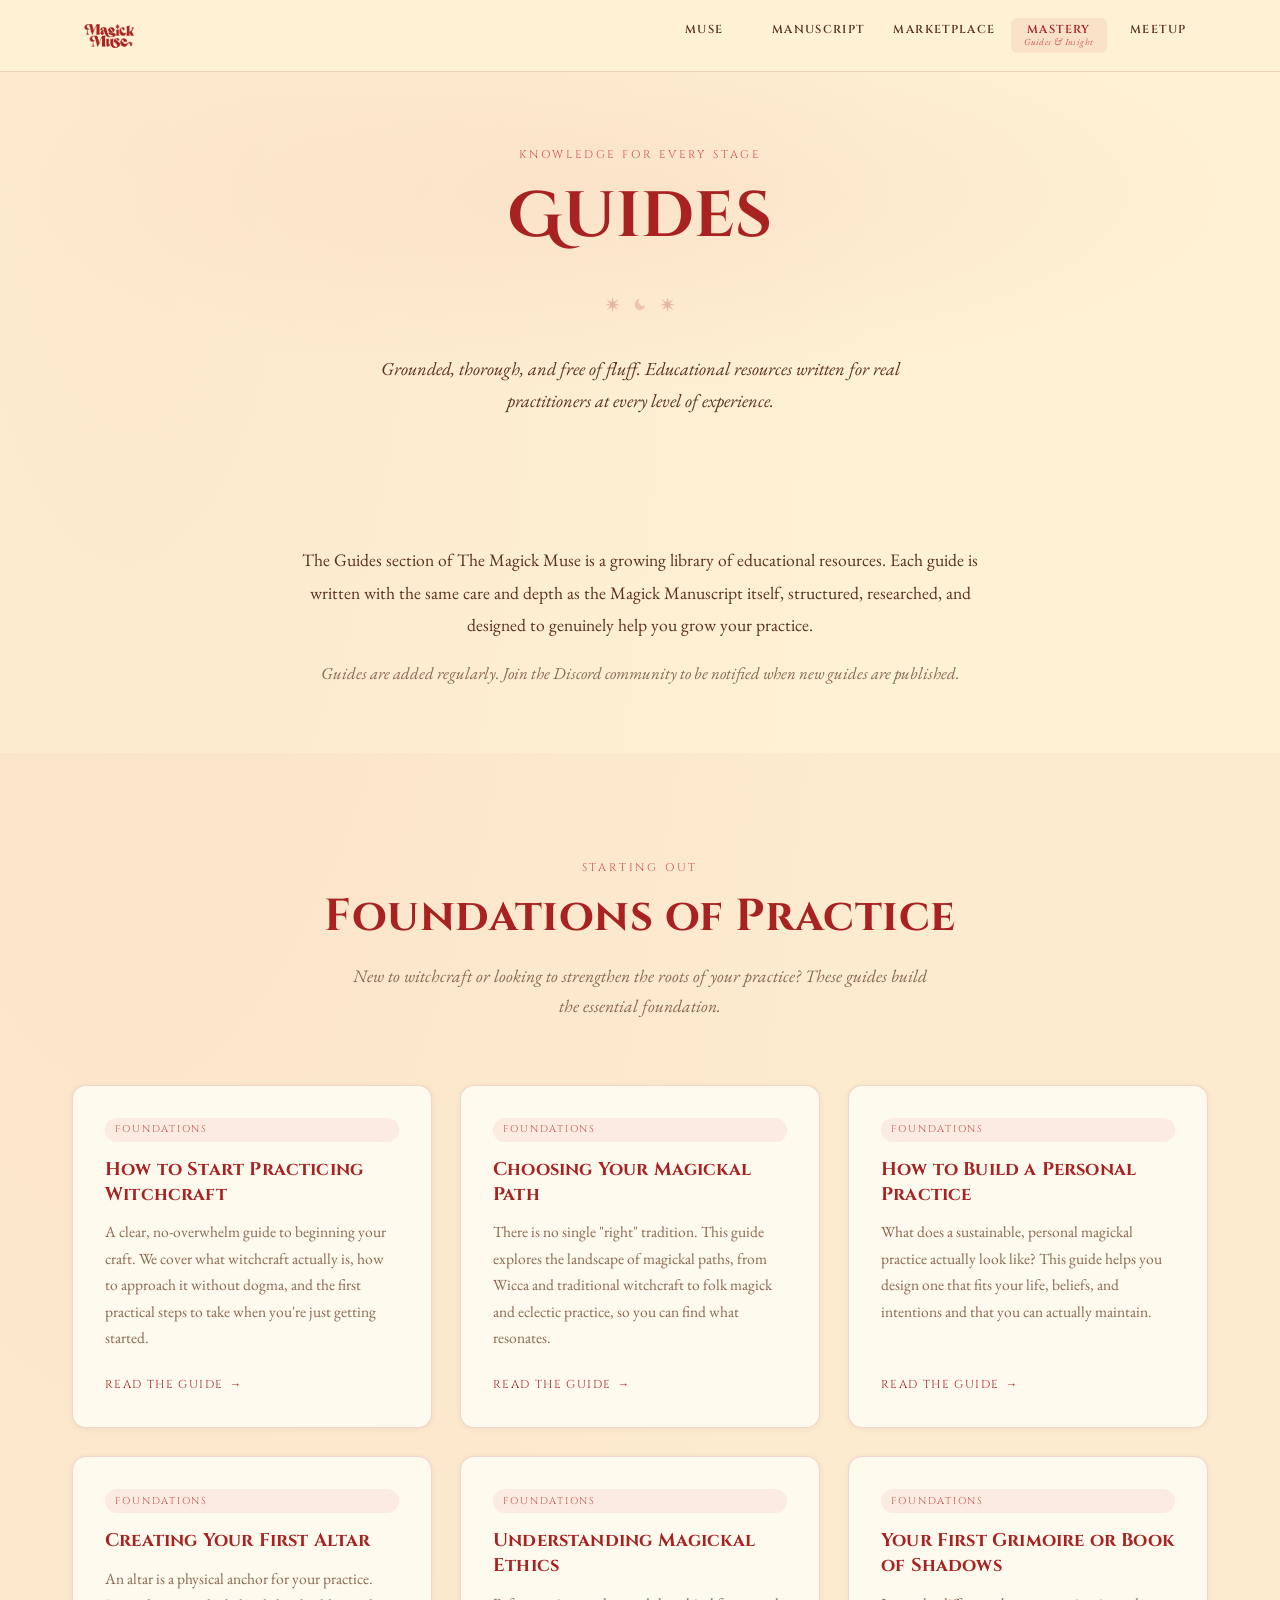
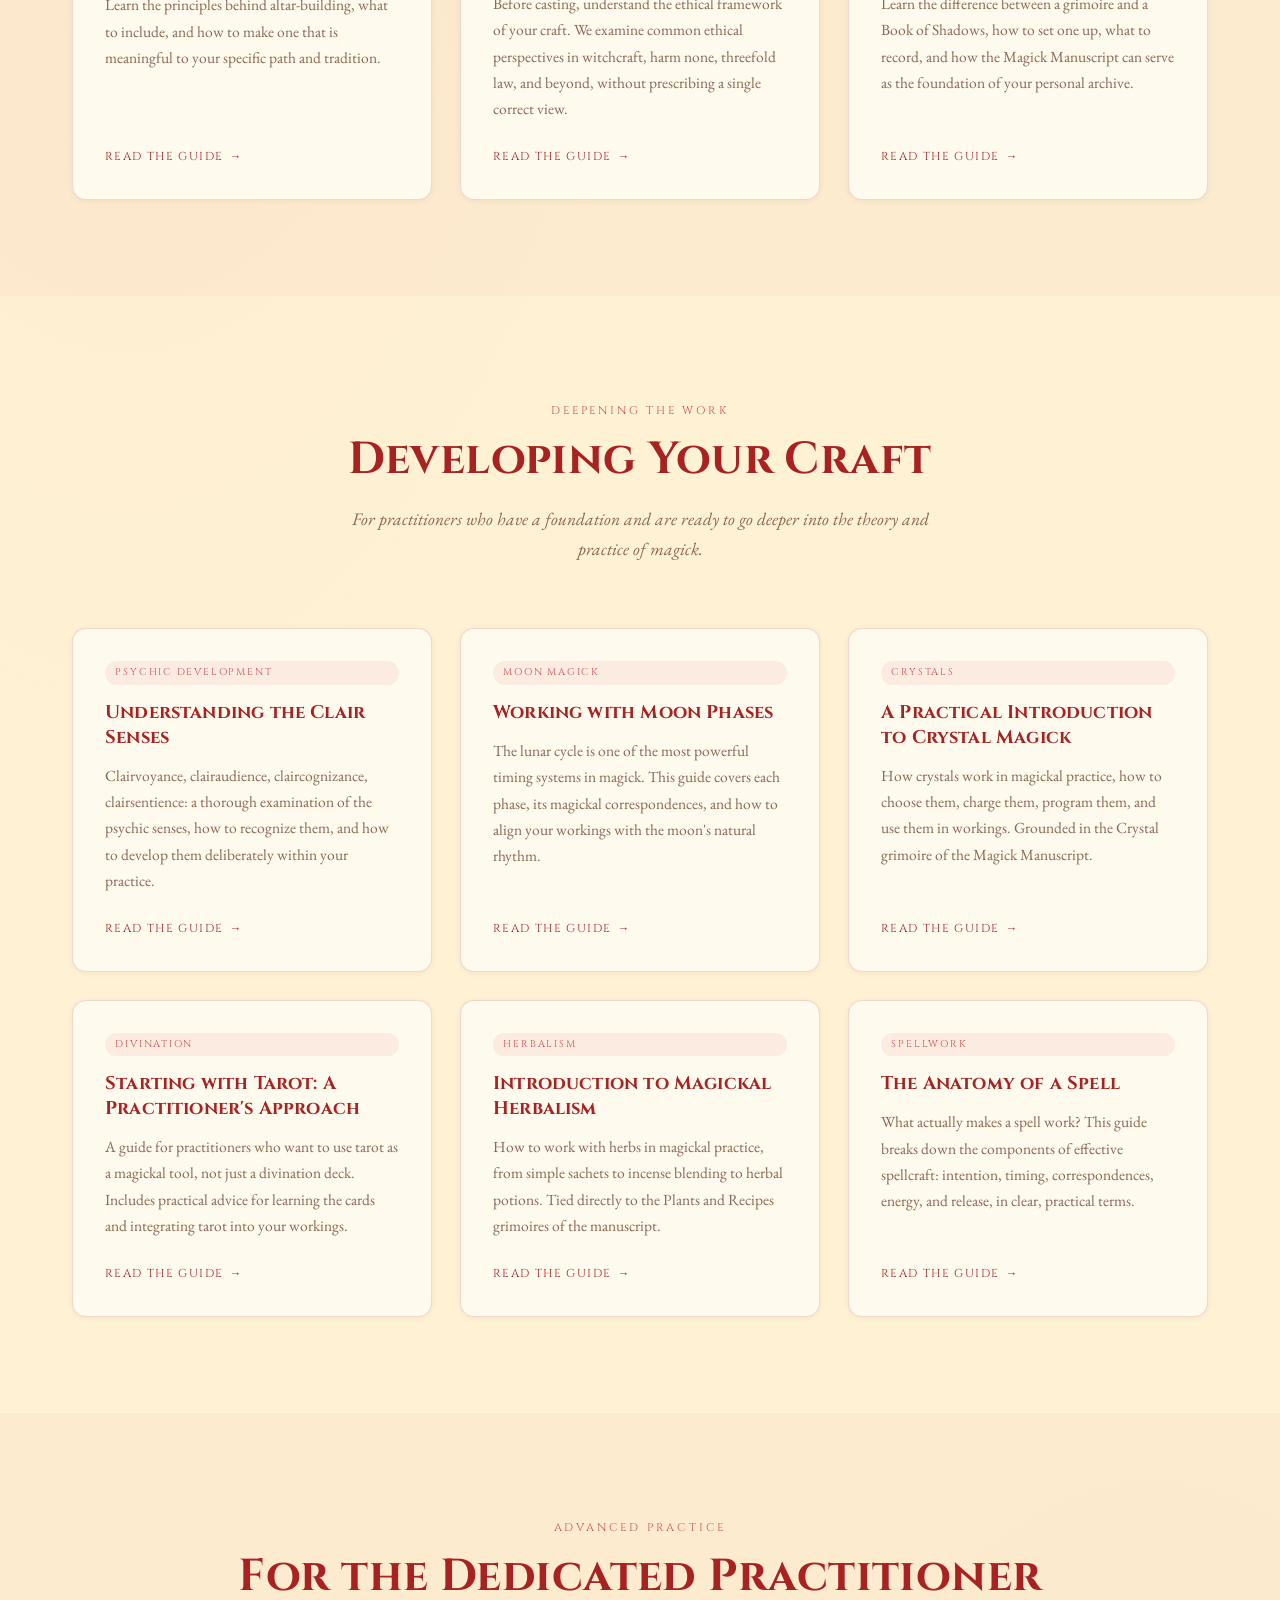
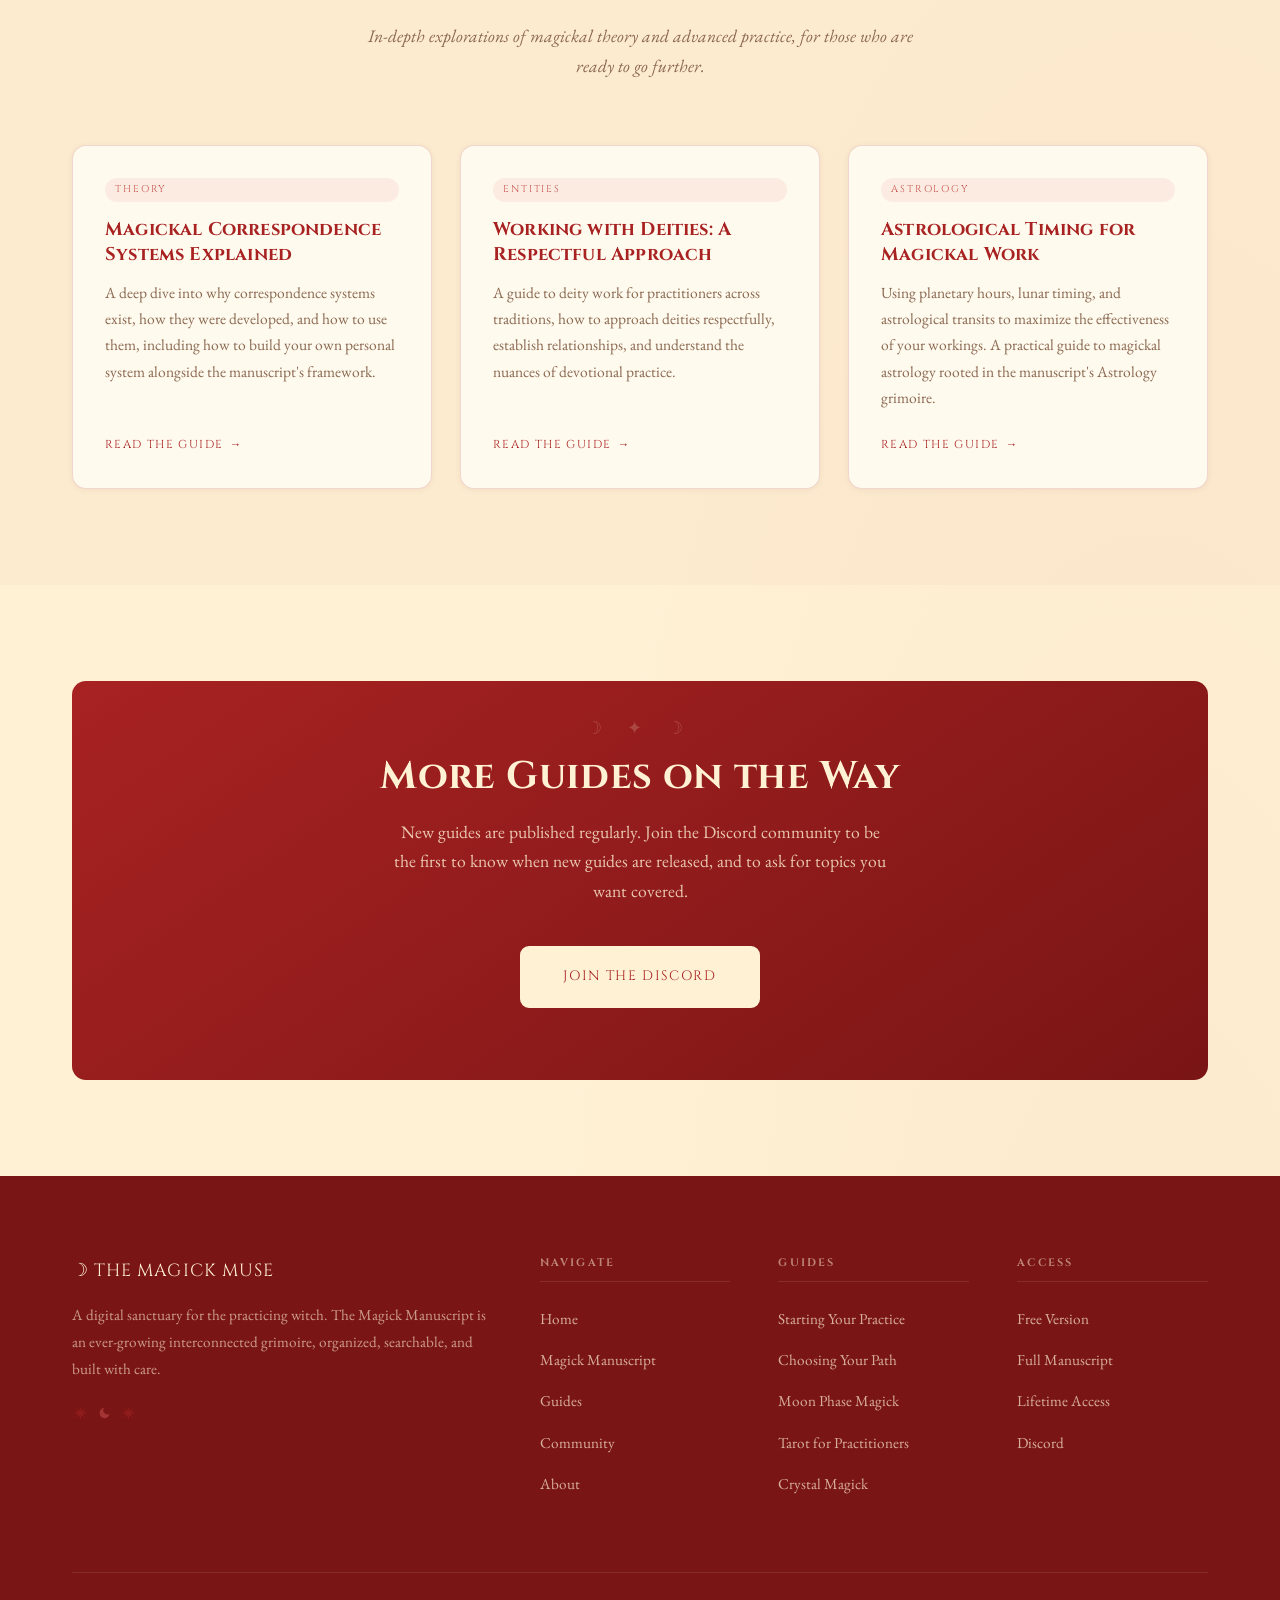
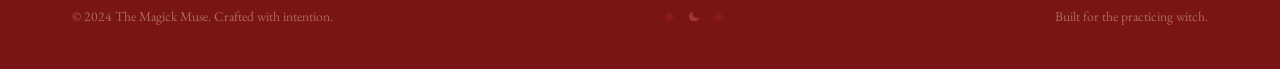
<file: guides.html>
<!DOCTYPE html>
<html lang="en">
<head>
  <meta charset="UTF-8" />
  <meta name="viewport" content="width=device-width, initial-scale=1.0" />
  <meta name="description" content="Witchcraft guides for practitioners at every level, from starting your practice to advanced magickal theory." />
  <title>Guides | The Magick Muse</title>
  <link rel="stylesheet" href="styles.css?v=5" />
  <link rel="icon" type="image/png" href="assets/logo-mark-red.png" />
</head>
<body>

  <!-- NAVIGATION -->
  <nav class="nav" role="navigation" aria-label="Main navigation">
    <div class="nav-inner">
      <a href="index.html" class="nav-logo">
        <img src="assets/logo-red.png" alt="The Magick Muse" class="nav-logo-img" style="height:60px;width:auto;display:block;" />
      </a>
      <button class="nav-toggle" aria-label="Toggle navigation" aria-expanded="false">
        <span></span><span></span><span></span>
      </button>
      <ul class="nav-links" role="list">
        <li><a href="about.html">
          <span class="nav-item-title">Muse</span>
          <span class="nav-item-sub">Story &amp; Philosophy</span>
        </a></li>
        <li><a href="manuscript.html">
          <span class="nav-item-title">Manuscript</span>
          <span class="nav-item-sub">Digital Grimoire</span>
        </a></li>
        <li><a href="access.html">
          <span class="nav-item-title">Marketplace</span>
          <span class="nav-item-sub">Goods &amp; Services</span>
        </a></li>
        <li><a href="guides.html" class="active">
          <span class="nav-item-title">Mastery</span>
          <span class="nav-item-sub">Guides &amp; Insight</span>
        </a></li>
        <li><a href="community.html">
          <span class="nav-item-title">Meetup</span>
          <span class="nav-item-sub">Socials &amp; Discord</span>
        </a></li>
      </ul>
    </div>
  </nav>

  <main>

    <!-- PAGE HERO -->
    <section class="page-hero">
      <div class="container page-hero-inner">
        <span class="section-label">Knowledge for Every Stage</span>
        <h1>Guides</h1>
        <div class="ornament-line" aria-hidden="true"><img src="assets/star-icon.png" alt="" class="star-img" aria-hidden="true" /> <img src="assets/moon-icon.svg" alt="" class="moon-img" aria-hidden="true" /> <img src="assets/star-icon.png" alt="" class="star-img" aria-hidden="true" /></div>
        <p>
          Grounded, thorough, and free of fluff. Educational resources written
          for real practitioners at every level of experience.
        </p>
      </div>
    </section>

    <!-- INTRO -->
    <section class="section-sm">
      <div class="container" style="max-width: 760px; text-align: center;">
        <div class="reveal">
          <p style="font-size: 1.1rem; line-height: 1.85; color: var(--text-mid);">
            The Guides section of The Magick Muse is a growing library of educational resources.
            Each guide is written with the same care and depth as the Magick Manuscript itself,
            structured, researched, and designed to genuinely help you grow your practice.
          </p>
          <p style="font-size: 1.05rem; color: var(--text-light); font-style: italic;">
            Guides are added regularly. Join the Discord community to be notified when new guides are published.
          </p>
        </div>
      </div>
    </section>

    <!-- BEGINNER GUIDES -->
    <section class="section section-alt">
      <div class="container">
        <div class="section-header">
          <span class="section-label">Starting Out</span>
          <h2 class="section-title">Foundations of Practice</h2>
          <p class="section-subtitle">
            New to witchcraft or looking to strengthen the roots of your practice?
            These guides build the essential foundation.
          </p>
        </div>

        <div class="guide-grid">
          <article class="guide-card reveal">
            <span class="gc-tag">Foundations</span>
            <h3>How to Start Practicing Witchcraft</h3>
            <p>
              A clear, no-overwhelm guide to beginning your craft. We cover what witchcraft
              actually is, how to approach it without dogma, and the first practical steps
              to take when you're just getting started.
            </p>
            <a href="#" class="guide-link">Read the Guide</a>
          </article>

          <article class="guide-card reveal reveal-delay-1">
            <span class="gc-tag">Foundations</span>
            <h3>Choosing Your Magickal Path</h3>
            <p>
              There is no single "right" tradition. This guide explores the landscape of
              magickal paths, from Wicca and traditional witchcraft to folk magick and
              eclectic practice, so you can find what resonates.
            </p>
            <a href="#" class="guide-link">Read the Guide</a>
          </article>

          <article class="guide-card reveal reveal-delay-2">
            <span class="gc-tag">Foundations</span>
            <h3>How to Build a Personal Practice</h3>
            <p>
              What does a sustainable, personal magickal practice actually look like? This
              guide helps you design one that fits your life, beliefs, and intentions
              and that you can actually maintain.
            </p>
            <a href="#" class="guide-link">Read the Guide</a>
          </article>

          <article class="guide-card reveal">
            <span class="gc-tag">Foundations</span>
            <h3>Creating Your First Altar</h3>
            <p>
              An altar is a physical anchor for your practice. Learn the principles behind
              altar-building, what to include, and how to make one that is meaningful
              to your specific path and tradition.
            </p>
            <a href="#" class="guide-link">Read the Guide</a>
          </article>

          <article class="guide-card reveal reveal-delay-1">
            <span class="gc-tag">Foundations</span>
            <h3>Understanding Magickal Ethics</h3>
            <p>
              Before casting, understand the ethical framework of your craft. We examine
              common ethical perspectives in witchcraft, harm none, threefold law, and
              beyond, without prescribing a single correct view.
            </p>
            <a href="#" class="guide-link">Read the Guide</a>
          </article>

          <article class="guide-card reveal reveal-delay-2">
            <span class="gc-tag">Foundations</span>
            <h3>Your First Grimoire or Book of Shadows</h3>
            <p>
              Learn the difference between a grimoire and a Book of Shadows, how to set
              one up, what to record, and how the Magick Manuscript can serve as the
              foundation of your personal archive.
            </p>
            <a href="#" class="guide-link">Read the Guide</a>
          </article>
        </div>
      </div>
    </section>

    <!-- INTERMEDIATE GUIDES -->
    <section class="section">
      <div class="container">
        <div class="section-header">
          <span class="section-label">Deepening the Work</span>
          <h2 class="section-title">Developing Your Craft</h2>
          <p class="section-subtitle">
            For practitioners who have a foundation and are ready to go deeper into the theory
            and practice of magick.
          </p>
        </div>

        <div class="guide-grid">
          <article class="guide-card reveal">
            <span class="gc-tag">Psychic Development</span>
            <h3>Understanding the Clair Senses</h3>
            <p>
              Clairvoyance, clairaudience, claircognizance, clairsentience: a thorough
              examination of the psychic senses, how to recognize them, and how to develop
              them deliberately within your practice.
            </p>
            <a href="#" class="guide-link">Read the Guide</a>
          </article>

          <article class="guide-card reveal reveal-delay-1">
            <span class="gc-tag">Moon Magick</span>
            <h3>Working with Moon Phases</h3>
            <p>
              The lunar cycle is one of the most powerful timing systems in magick. This
              guide covers each phase, its magickal correspondences, and how to align
              your workings with the moon's natural rhythm.
            </p>
            <a href="#" class="guide-link">Read the Guide</a>
          </article>

          <article class="guide-card reveal reveal-delay-2">
            <span class="gc-tag">Crystals</span>
            <h3>A Practical Introduction to Crystal Magick</h3>
            <p>
              How crystals work in magickal practice, how to choose them, charge them,
              program them, and use them in workings. Grounded in the Crystal grimoire
              of the Magick Manuscript.
            </p>
            <a href="#" class="guide-link">Read the Guide</a>
          </article>

          <article class="guide-card reveal">
            <span class="gc-tag">Divination</span>
            <h3>Starting with Tarot: A Practitioner's Approach</h3>
            <p>
              A guide for practitioners who want to use tarot as a magickal tool, not
              just a divination deck. Includes practical advice for learning the cards
              and integrating tarot into your workings.
            </p>
            <a href="#" class="guide-link">Read the Guide</a>
          </article>

          <article class="guide-card reveal reveal-delay-1">
            <span class="gc-tag">Herbalism</span>
            <h3>Introduction to Magickal Herbalism</h3>
            <p>
              How to work with herbs in magickal practice, from simple sachets to
              incense blending to herbal potions. Tied directly to the Plants and
              Recipes grimoires of the manuscript.
            </p>
            <a href="#" class="guide-link">Read the Guide</a>
          </article>

          <article class="guide-card reveal reveal-delay-2">
            <span class="gc-tag">Spellwork</span>
            <h3>The Anatomy of a Spell</h3>
            <p>
              What actually makes a spell work? This guide breaks down the components
              of effective spellcraft: intention, timing, correspondences, energy,
              and release, in clear, practical terms.
            </p>
            <a href="#" class="guide-link">Read the Guide</a>
          </article>
        </div>
      </div>
    </section>

    <!-- ADVANCED GUIDES -->
    <section class="section section-alt">
      <div class="container">
        <div class="section-header">
          <span class="section-label">Advanced Practice</span>
          <h2 class="section-title">For the Dedicated Practitioner</h2>
          <p class="section-subtitle">
            In-depth explorations of magickal theory and advanced practice, for those
            who are ready to go further.
          </p>
        </div>

        <div class="guide-grid">
          <article class="guide-card reveal">
            <span class="gc-tag">Theory</span>
            <h3>Magickal Correspondence Systems Explained</h3>
            <p>
              A deep dive into why correspondence systems exist, how they were developed,
              and how to use them, including how to build your own personal system
              alongside the manuscript's framework.
            </p>
            <a href="#" class="guide-link">Read the Guide</a>
          </article>

          <article class="guide-card reveal reveal-delay-1">
            <span class="gc-tag">Entities</span>
            <h3>Working with Deities: A Respectful Approach</h3>
            <p>
              A guide to deity work for practitioners across traditions, how to approach
              deities respectfully, establish relationships, and understand the nuances
              of devotional practice.
            </p>
            <a href="#" class="guide-link">Read the Guide</a>
          </article>

          <article class="guide-card reveal reveal-delay-2">
            <span class="gc-tag">Astrology</span>
            <h3>Astrological Timing for Magickal Work</h3>
            <p>
              Using planetary hours, lunar timing, and astrological transits to maximize
              the effectiveness of your workings. A practical guide to magickal astrology
              rooted in the manuscript's Astrology grimoire.
            </p>
            <a href="#" class="guide-link">Read the Guide</a>
          </article>
        </div>
      </div>
    </section>

    <!-- COMING SOON / SUBSCRIBE -->
    <section class="section">
      <div class="container">
        <div class="discord-cta-block reveal">
          <h2>More Guides on the Way</h2>
          <p>
            New guides are published regularly. Join the Discord community to be the first
            to know when new guides are released, and to ask for topics you want covered.
          </p>
          <a href="community.html" class="btn btn-cream btn-lg">
            Join the Discord
          </a>
        </div>
      </div>
    </section>

  </main>

  <!-- FOOTER -->
  <footer class="footer">
    <div class="container">
      <div class="footer-grid">
        <div class="footer-brand">
          <span class="footer-logo">☽ The Magick Muse</span>
          <p>
            A digital sanctuary for the practicing witch. The Magick Manuscript is an ever-growing
            interconnected grimoire, organized, searchable, and built with care.
          </p>
          <div class="footer-deco" aria-hidden="true"><img src="assets/star-icon.png" alt="" class="star-img" aria-hidden="true" /> <img src="assets/moon-icon.svg" alt="" class="moon-img" aria-hidden="true" /> <img src="assets/star-icon.png" alt="" class="star-img" aria-hidden="true" /></div>
        </div>
        <div class="footer-col">
          <h5>Navigate</h5>
          <ul>
            <li><a href="index.html">Home</a></li>
            <li><a href="manuscript.html">Magick Manuscript</a></li>
            <li><a href="guides.html">Guides</a></li>
            <li><a href="community.html">Community</a></li>
            <li><a href="about.html">About</a></li>
          </ul>
        </div>
        <div class="footer-col">
          <h5>Guides</h5>
          <ul>
            <li><a href="guides.html">Starting Your Practice</a></li>
            <li><a href="guides.html">Choosing Your Path</a></li>
            <li><a href="guides.html">Moon Phase Magick</a></li>
            <li><a href="guides.html">Tarot for Practitioners</a></li>
            <li><a href="guides.html">Crystal Magick</a></li>
          </ul>
        </div>
        <div class="footer-col">
          <h5>Access</h5>
          <ul>
            <li><a href="access.html">Free Version</a></li>
            <li><a href="access.html">Full Manuscript</a></li>
            <li><a href="access.html">Lifetime Access</a></li>
            <li><a href="https://discord.gg/MFJhAdzMsw" target="_blank" rel="noopener">Discord</a></li>
          </ul>
        </div>
      </div>
      <div class="footer-bottom">
        <p>© 2024 The Magick Muse. Crafted with intention.</p>
        <span class="footer-bottom-sym" aria-hidden="true"><img src="assets/star-icon.png" alt="" class="star-img" aria-hidden="true" /> <img src="assets/moon-icon.svg" alt="" class="moon-img" aria-hidden="true" /> <img src="assets/star-icon.png" alt="" class="star-img" aria-hidden="true" /></span>
        <p>Built for the practicing witch.</p>
      </div>
    </div>
  </footer>

  <script src="script.js?v=2"></script>
</body>
</html>
</file>
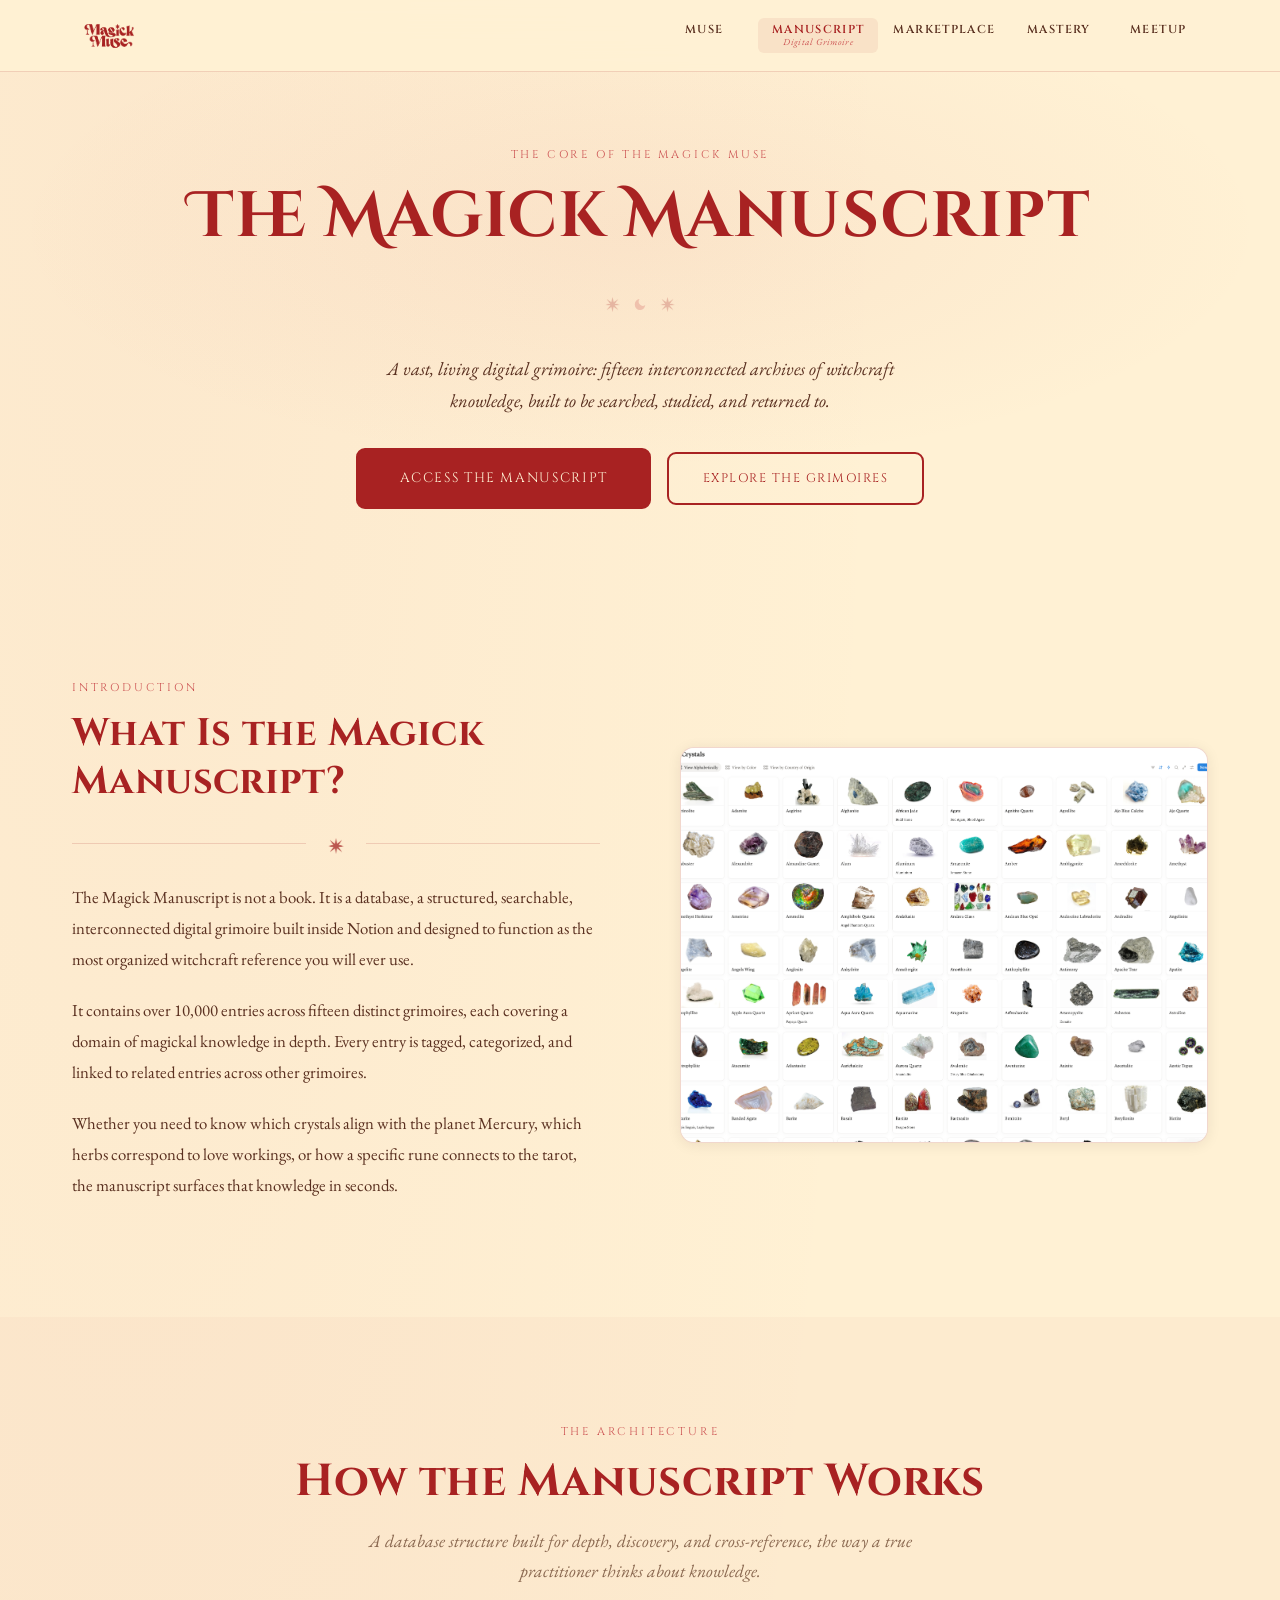
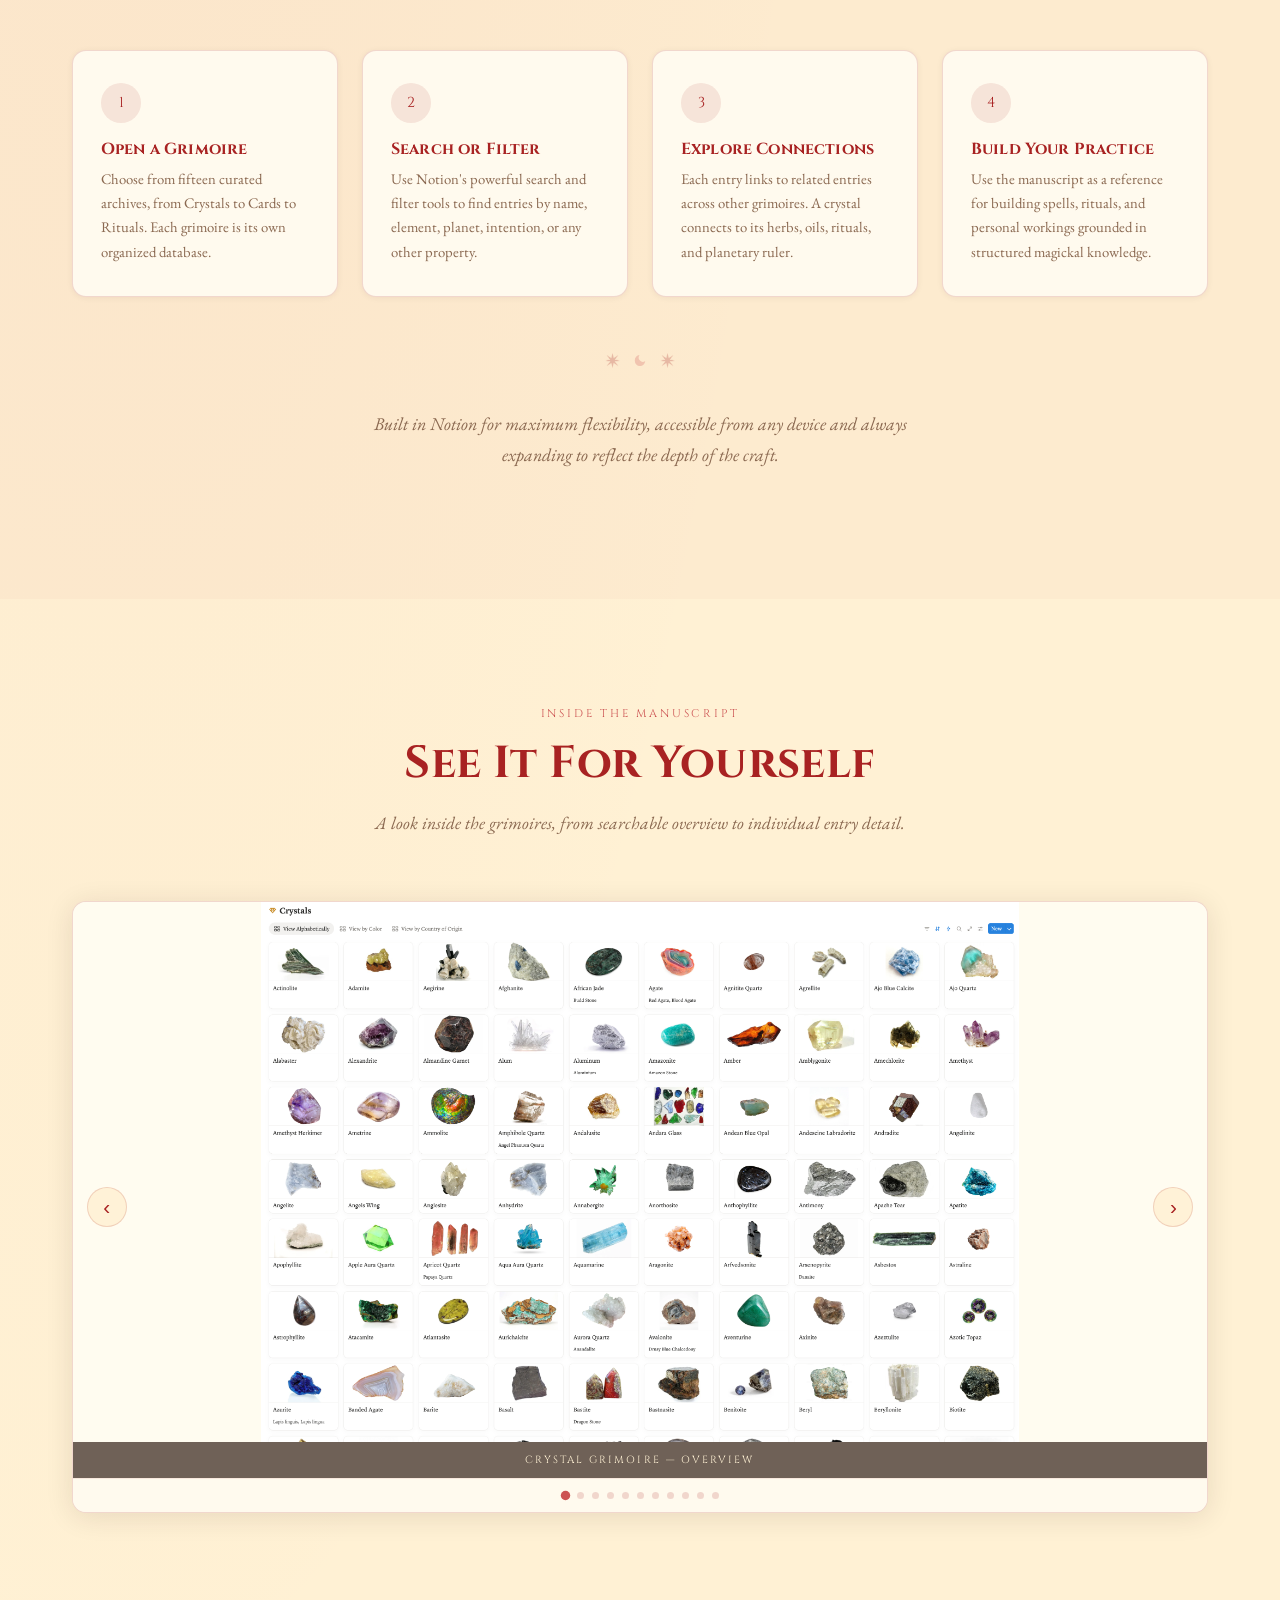
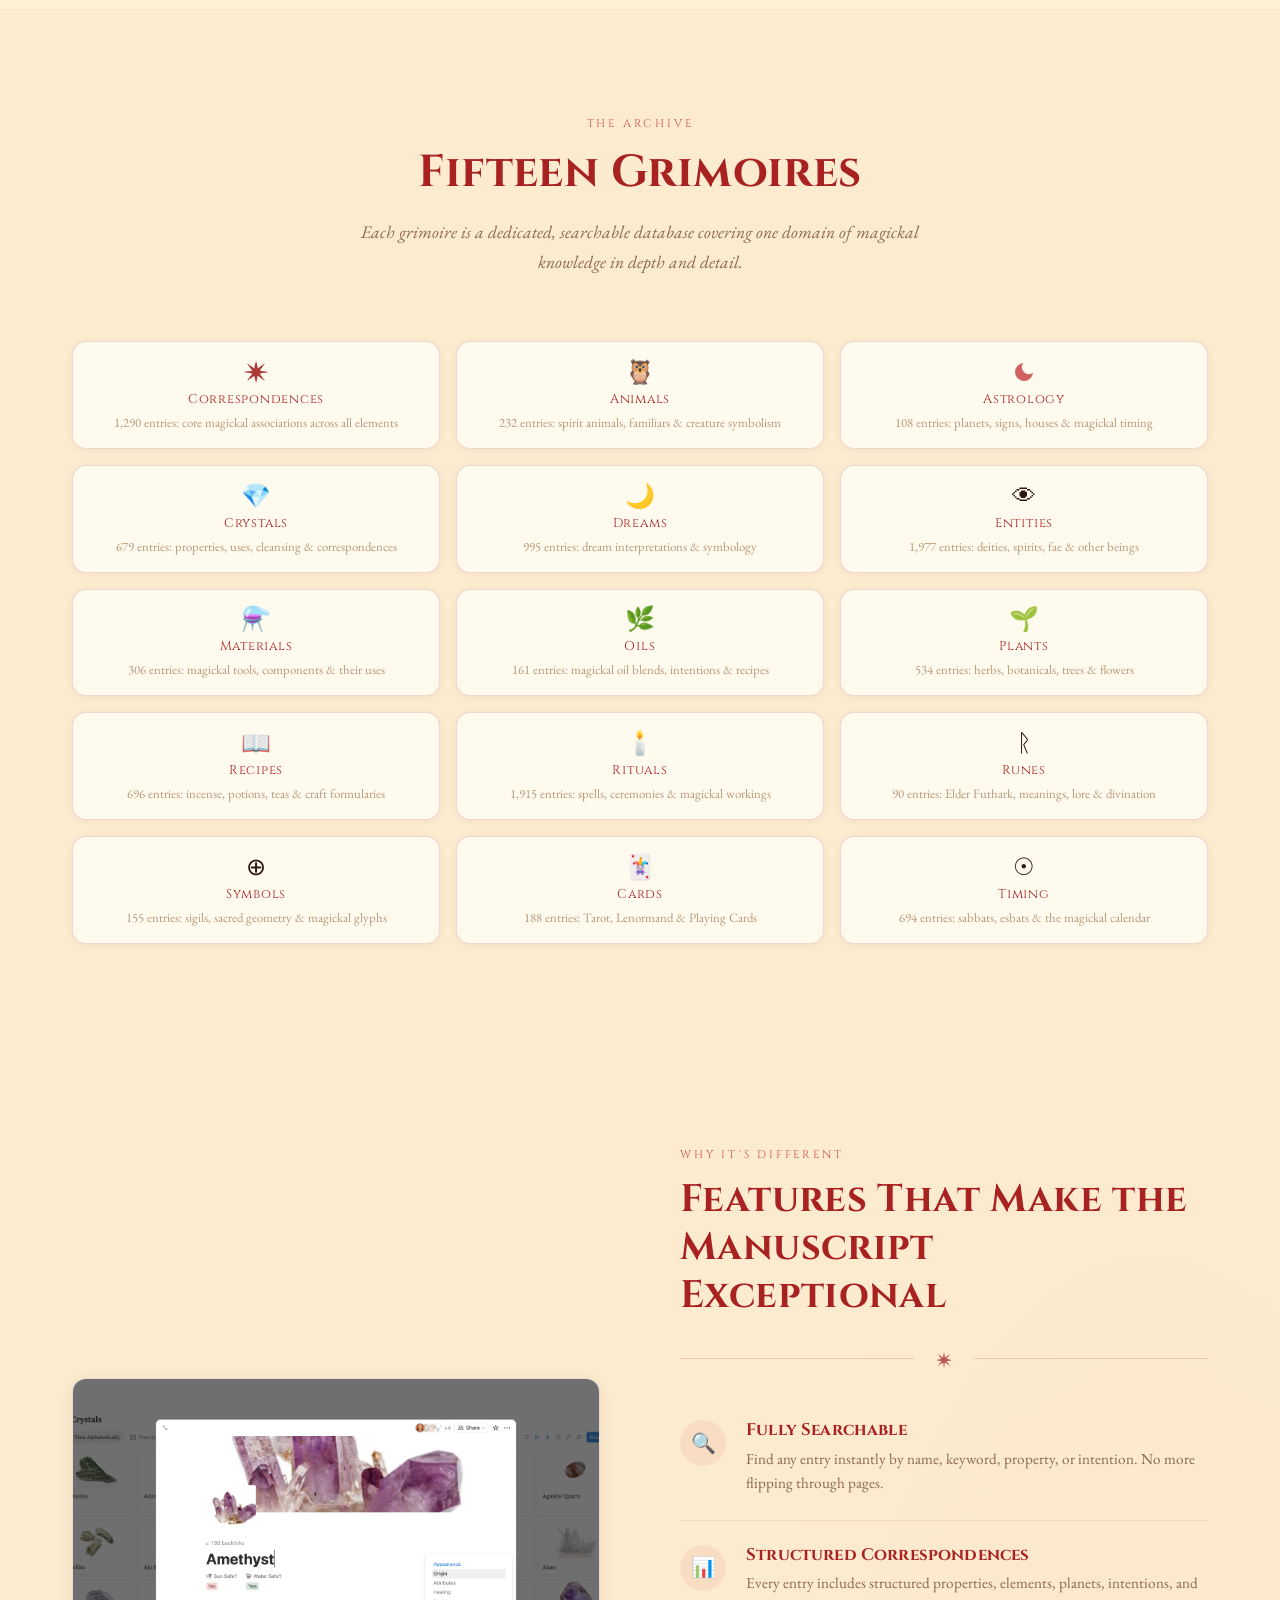
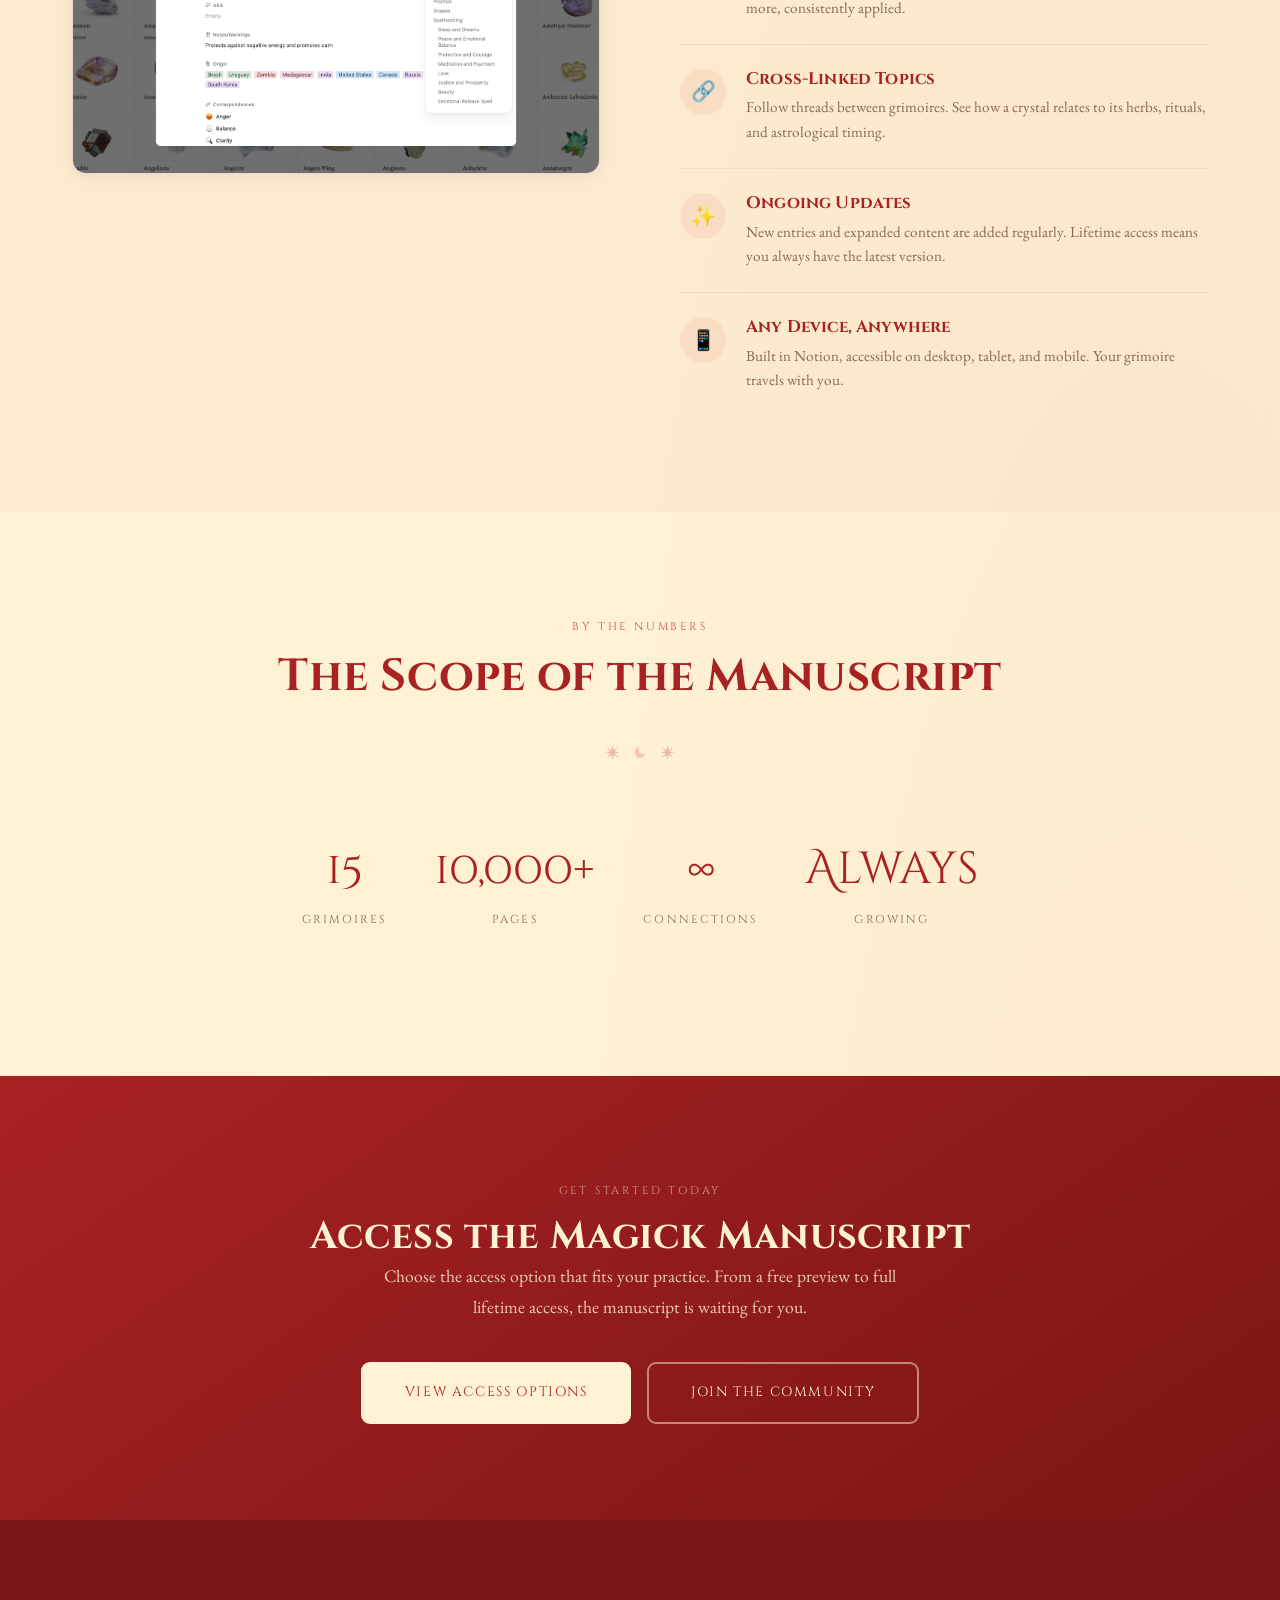
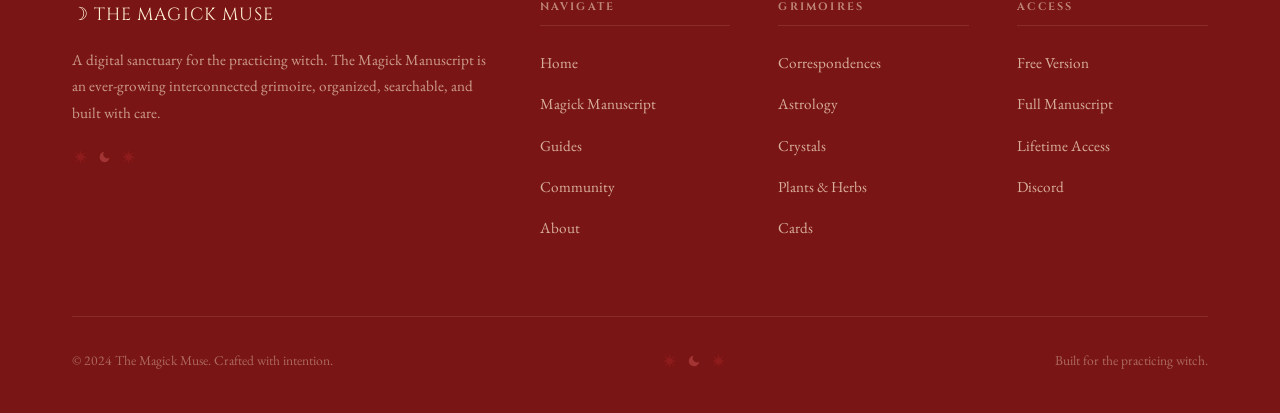
<file: manuscript.html>
<!DOCTYPE html>
<html lang="en">
<head>
  <meta charset="UTF-8" />
  <meta name="viewport" content="width=device-width, initial-scale=1.0" />
  <meta name="description" content="The Magick Manuscript: a large interconnected digital grimoire organized across 15 categories of witchcraft knowledge." />
  <title>The Magick Manuscript | The Magick Muse</title>
  <link rel="stylesheet" href="styles.css?v=5" />
  <link rel="icon" type="image/png" href="assets/logo-mark-red.png" />
</head>
<body>

  <!-- NAVIGATION -->
  <nav class="nav" role="navigation" aria-label="Main navigation">
    <div class="nav-inner">
      <a href="index.html" class="nav-logo">
        <img src="assets/logo-red.png" alt="The Magick Muse" class="nav-logo-img" style="height:60px;width:auto;display:block;" />
      </a>
      <button class="nav-toggle" aria-label="Toggle navigation" aria-expanded="false">
        <span></span><span></span><span></span>
      </button>
      <ul class="nav-links" role="list">
        <li><a href="about.html">
          <span class="nav-item-title">Muse</span>
          <span class="nav-item-sub">Story &amp; Philosophy</span>
        </a></li>
        <li><a href="manuscript.html" class="active">
          <span class="nav-item-title">Manuscript</span>
          <span class="nav-item-sub">Digital Grimoire</span>
        </a></li>
        <li><a href="access.html">
          <span class="nav-item-title">Marketplace</span>
          <span class="nav-item-sub">Goods &amp; Services</span>
        </a></li>
        <li><a href="guides.html">
          <span class="nav-item-title">Mastery</span>
          <span class="nav-item-sub">Guides &amp; Insight</span>
        </a></li>
        <li><a href="community.html">
          <span class="nav-item-title">Meetup</span>
          <span class="nav-item-sub">Socials &amp; Discord</span>
        </a></li>
      </ul>
    </div>
  </nav>

  <main>

    <!-- PAGE HERO -->
    <section class="page-hero">
      <div class="container page-hero-inner">
        <span class="section-label">The Core of The Magick Muse</span>
        <h1>The Magick Manuscript</h1>
        <div class="ornament-line" aria-hidden="true"><img src="assets/star-icon.png" alt="" class="star-img" aria-hidden="true" /> <img src="assets/moon-icon.svg" alt="" class="moon-img" aria-hidden="true" /> <img src="assets/star-icon.png" alt="" class="star-img" aria-hidden="true" /></div>
        <p>
          A vast, living digital grimoire: fifteen interconnected archives
          of witchcraft knowledge, built to be searched, studied, and returned to.
        </p>
        <div class="btn-group center" style="margin-top: 2rem;">
          <a href="access.html" class="btn btn-primary btn-lg">Access the Manuscript</a>
          <a href="#overview" class="btn btn-secondary">Explore the Grimoires</a>
        </div>
      </div>
    </section>

    <!-- INTRODUCTION -->
    <section class="section">
      <div class="container">
        <div class="content-split">
          <div class="content-text reveal">
            <span class="section-label">Introduction</span>
            <h2>What Is the Magick Manuscript?</h2>
            <div class="sep"><span class="sep-icon"><img src="assets/star-icon.png" alt="" class="star-img" aria-hidden="true" /></span></div>
            <p>
              The Magick Manuscript is not a book. It is a database, a structured, searchable,
              interconnected digital grimoire built inside Notion and designed to function
              as the most organized witchcraft reference you will ever use.
            </p>
            <p>
              It contains over 10,000 entries across fifteen distinct grimoires, each covering
              a domain of magickal knowledge in depth. Every entry is tagged, categorized, and
              linked to related entries across other grimoires.
            </p>
            <p>
              Whether you need to know which crystals align with the planet Mercury, which
              herbs correspond to love workings, or how a specific rune connects to the tarot,
              the manuscript surfaces that knowledge in seconds.
            </p>
          </div>

          <div class="content-visual reveal reveal-delay-2">
            <img src="assets/screenshots/crystal-grimoire.png" alt="Crystal Grimoire database view showing hundreds of crystal entries organized and searchable" loading="lazy" />
          </div>
        </div>
      </div>
    </section>

    <!-- HOW IT WORKS -->
    <section class="section section-alt">
      <div class="container">
        <div class="section-header">
          <span class="section-label">The Architecture</span>
          <h2 class="section-title">How the Manuscript Works</h2>
          <p class="section-subtitle">
            A database structure built for depth, discovery, and cross-reference,
            the way a true practitioner thinks about knowledge.
          </p>
        </div>

        <div class="steps-grid">
          <div class="step-card reveal">
            <div class="step-num">1</div>
            <h4>Open a Grimoire</h4>
            <p>
              Choose from fifteen curated archives, from Crystals to Cards to Rituals.
              Each grimoire is its own organized database.
            </p>
          </div>
          <div class="step-card reveal reveal-delay-1">
            <div class="step-num">2</div>
            <h4>Search or Filter</h4>
            <p>
              Use Notion's powerful search and filter tools to find entries by name,
              element, planet, intention, or any other property.
            </p>
          </div>
          <div class="step-card reveal reveal-delay-2">
            <div class="step-num">3</div>
            <h4>Explore Connections</h4>
            <p>
              Each entry links to related entries across other grimoires. A crystal
              connects to its herbs, oils, rituals, and planetary ruler.
            </p>
          </div>
          <div class="step-card reveal reveal-delay-3">
            <div class="step-num">4</div>
            <h4>Build Your Practice</h4>
            <p>
              Use the manuscript as a reference for building spells, rituals, and personal
              workings grounded in structured magickal knowledge.
            </p>
          </div>
        </div>

        <div style="text-align: center; margin-top: 3.5rem;">
          <div class="ornament-line" aria-hidden="true"><img src="assets/star-icon.png" alt="" class="star-img" aria-hidden="true" /> <img src="assets/moon-icon.svg" alt="" class="moon-img" aria-hidden="true" /> <img src="assets/star-icon.png" alt="" class="star-img" aria-hidden="true" /></div>
          <p style="font-style: italic; color: var(--text-light); max-width: 580px; margin: 0 auto 2rem;">
            Built in Notion for maximum flexibility, accessible from any device
            and always expanding to reflect the depth of the craft.
          </p>
        </div>
      </div>
    </section>

    <!-- SCREENSHOTS CAROUSEL -->
    <section class="section">
      <div class="container">
        <div class="section-header">
          <span class="section-label">Inside the Manuscript</span>
          <h2 class="section-title">See It For Yourself</h2>
          <p class="section-subtitle">
            A look inside the grimoires, from searchable overview to individual entry detail.
          </p>
        </div>

        <div class="carousel reveal" id="manuscript-carousel" tabindex="0" aria-label="Manuscript screenshots">
          <div class="carousel-track-wrap">
            <div class="carousel-track">

              <figure class="carousel-slide">
                <img src="assets/screenshots/crystal-grimoire.png" alt="Crystal Grimoire database overview" loading="lazy" />
                <figcaption class="carousel-caption">Crystal Grimoire — Overview</figcaption>
              </figure>

              <figure class="carousel-slide">
                <img src="assets/screenshots/amethyst-entry-1.png" alt="Amethyst entry in the Crystal Grimoire" loading="lazy" />
                <figcaption class="carousel-caption">Crystal Grimoire — Amethyst Entry</figcaption>
              </figure>

              <figure class="carousel-slide">
                <img src="assets/screenshots/amethyst-entry-2.png" alt="Amethyst entry continued — properties and correspondences" loading="lazy" />
                <figcaption class="carousel-caption">Crystal Grimoire — Amethyst Details</figcaption>
              </figure>

              <figure class="carousel-slide">
                <img src="assets/screenshots/amethyst-entry-3.png" alt="Amethyst entry extended — cross-linked references" loading="lazy" />
                <figcaption class="carousel-caption">Crystal Grimoire — Amethyst Cross-References</figcaption>
              </figure>

              <figure class="carousel-slide">
                <img src="assets/screenshots/plant-grimoire.png" alt="Plant Grimoire database overview" loading="lazy" />
                <figcaption class="carousel-caption">Plant Grimoire — Overview</figcaption>
              </figure>

              <figure class="carousel-slide">
                <img src="assets/screenshots/cinnamon-entry-1.png" alt="Cinnamon entry in the Plant Grimoire" loading="lazy" />
                <figcaption class="carousel-caption">Plant Grimoire — Cinnamon Entry</figcaption>
              </figure>

              <figure class="carousel-slide">
                <img src="assets/screenshots/cinnamon-entry-2.png" alt="Cinnamon entry continued — uses and correspondences" loading="lazy" />
                <figcaption class="carousel-caption">Plant Grimoire — Cinnamon Details</figcaption>
              </figure>

              <figure class="carousel-slide">
                <img src="assets/screenshots/card-grimoire.png" alt="Card Grimoire database overview showing tarot and playing card entries" loading="lazy" />
                <figcaption class="carousel-caption">Card Grimoire — Overview</figcaption>
              </figure>

              <figure class="carousel-slide">
                <img src="assets/screenshots/rune-grimoire.png" alt="Rune Grimoire database overview showing Elder Futhark entries" loading="lazy" />
                <figcaption class="carousel-caption">Rune Grimoire — Overview</figcaption>
              </figure>

              <figure class="carousel-slide">
                <img src="assets/screenshots/ritual-entry-1.png" alt="Ritual entry in the Rituals Grimoire" loading="lazy" />
                <figcaption class="carousel-caption">Rituals Grimoire — Entry View</figcaption>
              </figure>

              <figure class="carousel-slide">
                <img src="assets/screenshots/ritual-entry-2.png" alt="Ritual entry continued — spell components and timing" loading="lazy" />
                <figcaption class="carousel-caption">Rituals Grimoire — Entry Details</figcaption>
              </figure>

            </div>
          </div>
          <button class="carousel-btn carousel-prev" aria-label="Previous slide">&#8249;</button>
          <button class="carousel-btn carousel-next" aria-label="Next slide">&#8250;</button>
          <div class="carousel-dots" role="tablist" aria-label="Slide navigation"></div>
        </div>
      </div>
    </section>

    <!-- GRIMOIRE OVERVIEW -->
    <section class="section section-alt" id="overview">
      <div class="container">
        <div class="section-header">
          <span class="section-label">The Archive</span>
          <h2 class="section-title">Fifteen Grimoires</h2>
          <p class="section-subtitle">
            Each grimoire is a dedicated, searchable database covering one domain
            of magickal knowledge in depth and detail.
          </p>
        </div>

        <div class="grimoire-grid">
          <div class="grimoire-card reveal">
            <span class="gc-icon" aria-hidden="true"><img src="assets/star-icon.png" alt="" class="star-img" aria-hidden="true" /></span>
            <div class="gc-name">Correspondences</div>
            <div class="gc-desc">1,290 entries: core magickal associations across all elements</div>
          </div>
          <div class="grimoire-card reveal reveal-delay-1">
            <span class="gc-icon" aria-hidden="true">🦉</span>
            <div class="gc-name">Animals</div>
            <div class="gc-desc">232 entries: spirit animals, familiars &amp; creature symbolism</div>
          </div>
          <div class="grimoire-card reveal reveal-delay-2">
            <span class="gc-icon" aria-hidden="true"><img src="assets/moon-icon.svg" alt="" class="moon-img" aria-hidden="true" /></span>
            <div class="gc-name">Astrology</div>
            <div class="gc-desc">108 entries: planets, signs, houses &amp; magickal timing</div>
          </div>
          <div class="grimoire-card reveal reveal-delay-3">
            <span class="gc-icon" aria-hidden="true">💎</span>
            <div class="gc-name">Crystals</div>
            <div class="gc-desc">679 entries: properties, uses, cleansing &amp; correspondences</div>
          </div>
          <div class="grimoire-card reveal">
            <span class="gc-icon" aria-hidden="true">🌙</span>
            <div class="gc-name">Dreams</div>
            <div class="gc-desc">995 entries: dream interpretations &amp; symbology</div>
          </div>
          <div class="grimoire-card reveal reveal-delay-1">
            <span class="gc-icon" aria-hidden="true">👁</span>
            <div class="gc-name">Entities</div>
            <div class="gc-desc">1,977 entries: deities, spirits, fae &amp; other beings</div>
          </div>
          <div class="grimoire-card reveal reveal-delay-2">
            <span class="gc-icon" aria-hidden="true">⚗️</span>
            <div class="gc-name">Materials</div>
            <div class="gc-desc">306 entries: magickal tools, components &amp; their uses</div>
          </div>
          <div class="grimoire-card reveal reveal-delay-3">
            <span class="gc-icon" aria-hidden="true">🌿</span>
            <div class="gc-name">Oils</div>
            <div class="gc-desc">161 entries: magickal oil blends, intentions &amp; recipes</div>
          </div>
          <div class="grimoire-card reveal">
            <span class="gc-icon" aria-hidden="true">🌱</span>
            <div class="gc-name">Plants</div>
            <div class="gc-desc">534 entries: herbs, botanicals, trees &amp; flowers</div>
          </div>
          <div class="grimoire-card reveal reveal-delay-1">
            <span class="gc-icon" aria-hidden="true">📖</span>
            <div class="gc-name">Recipes</div>
            <div class="gc-desc">696 entries: incense, potions, teas &amp; craft formularies</div>
          </div>
          <div class="grimoire-card reveal reveal-delay-2">
            <span class="gc-icon" aria-hidden="true">🕯️</span>
            <div class="gc-name">Rituals</div>
            <div class="gc-desc">1,915 entries: spells, ceremonies &amp; magickal workings</div>
          </div>
          <div class="grimoire-card reveal reveal-delay-3">
            <span class="gc-icon" aria-hidden="true">ᚱ</span>
            <div class="gc-name">Runes</div>
            <div class="gc-desc">90 entries: Elder Futhark, meanings, lore &amp; divination</div>
          </div>
          <div class="grimoire-card reveal">
            <span class="gc-icon" aria-hidden="true">⊕</span>
            <div class="gc-name">Symbols</div>
            <div class="gc-desc">155 entries: sigils, sacred geometry &amp; magickal glyphs</div>
          </div>
          <div class="grimoire-card reveal reveal-delay-1">
            <span class="gc-icon" aria-hidden="true">🃏</span>
            <div class="gc-name">Cards</div>
            <div class="gc-desc">188 entries: Tarot, Lenormand &amp; Playing Cards</div>
          </div>
          <div class="grimoire-card reveal reveal-delay-2">
            <span class="gc-icon" aria-hidden="true">☉</span>
            <div class="gc-name">Timing</div>
            <div class="gc-desc">694 entries: sabbats, esbats &amp; the magickal calendar</div>
          </div>
        </div>
      </div>
    </section>

    <!-- FEATURES -->
    <section class="section section-alt">
      <div class="container">
        <div class="content-split">
          <div class="content-visual reveal">
            <img src="assets/screenshots/amethyst-entry-1.png" alt="Amethyst entry page showing linked correspondences, associated rituals, and cross-referenced herbs" loading="lazy" />
          </div>

          <div class="content-text reveal reveal-delay-2">
            <span class="section-label">Why It's Different</span>
            <h2>Features That Make the Manuscript Exceptional</h2>
            <div class="sep"><span class="sep-icon"><img src="assets/star-icon.png" alt="" class="star-img" aria-hidden="true" /></span></div>

            <div class="feature-list">
              <div class="feature-item">
                <div class="feature-icon" aria-hidden="true">🔍</div>
                <div class="feature-body">
                  <h4>Fully Searchable</h4>
                  <p>Find any entry instantly by name, keyword, property, or intention. No more flipping through pages.</p>
                </div>
              </div>
              <div class="feature-item">
                <div class="feature-icon" aria-hidden="true">📊</div>
                <div class="feature-body">
                  <h4>Structured Correspondences</h4>
                  <p>Every entry includes structured properties, elements, planets, intentions, and more, consistently applied.</p>
                </div>
              </div>
              <div class="feature-item">
                <div class="feature-icon" aria-hidden="true">🔗</div>
                <div class="feature-body">
                  <h4>Cross-Linked Topics</h4>
                  <p>Follow threads between grimoires. See how a crystal relates to its herbs, rituals, and astrological timing.</p>
                </div>
              </div>
              <div class="feature-item">
                <div class="feature-icon" aria-hidden="true">✨</div>
                <div class="feature-body">
                  <h4>Ongoing Updates</h4>
                  <p>New entries and expanded content are added regularly. Lifetime access means you always have the latest version.</p>
                </div>
              </div>
              <div class="feature-item">
                <div class="feature-icon" aria-hidden="true">📱</div>
                <div class="feature-body">
                  <h4>Any Device, Anywhere</h4>
                  <p>Built in Notion, accessible on desktop, tablet, and mobile. Your grimoire travels with you.</p>
                </div>
              </div>
            </div>
          </div>
        </div>
      </div>
    </section>

    <!-- STATS -->
    <section class="section">
      <div class="container" style="text-align: center;">
        <span class="section-label">By the Numbers</span>
        <h2 class="section-title" style="margin-bottom: 0.5rem;">The Scope of the Manuscript</h2>
        <div class="ornament-line" aria-hidden="true"><img src="assets/star-icon.png" alt="" class="star-img" aria-hidden="true" /> <img src="assets/moon-icon.svg" alt="" class="moon-img" aria-hidden="true" /> <img src="assets/star-icon.png" alt="" class="star-img" aria-hidden="true" /></div>
        <div class="stats-row reveal">
          <div class="stat-item">
            <span class="stat-num">15</span>
            <span class="stat-label">Grimoires</span>
          </div>
          <div class="stat-item">
            <span class="stat-num">10,000+</span>
            <span class="stat-label">Pages</span>
          </div>
          <div class="stat-item">
            <span class="stat-num">∞</span>
            <span class="stat-label">Connections</span>
          </div>
          <div class="stat-item">
            <span class="stat-num">Always</span>
            <span class="stat-label">Growing</span>
          </div>
        </div>
      </div>
    </section>

    <!-- CTA -->
    <section class="cta-section">
      <div class="container">
        <span class="section-label">Get Started Today</span>
        <h2>Access the Magick Manuscript</h2>
        <p>
          Choose the access option that fits your practice. From a free preview
          to full lifetime access, the manuscript is waiting for you.
        </p>
        <div class="btn-group center">
          <a href="access.html" class="btn btn-cream btn-lg">View Access Options</a>
          <a href="community.html" class="btn btn-secondary btn-lg" style="border-color: rgba(255,241,212,0.5); color: var(--cream);">
            Join the Community
          </a>
        </div>
      </div>
    </section>

  </main>

  <!-- FOOTER -->
  <footer class="footer">
    <div class="container">
      <div class="footer-grid">
        <div class="footer-brand">
          <span class="footer-logo">☽ The Magick Muse</span>
          <p>
            A digital sanctuary for the practicing witch. The Magick Manuscript is an ever-growing
            interconnected grimoire, organized, searchable, and built with care.
          </p>
          <div class="footer-deco" aria-hidden="true"><img src="assets/star-icon.png" alt="" class="star-img" aria-hidden="true" /> <img src="assets/moon-icon.svg" alt="" class="moon-img" aria-hidden="true" /> <img src="assets/star-icon.png" alt="" class="star-img" aria-hidden="true" /></div>
        </div>
        <div class="footer-col">
          <h5>Navigate</h5>
          <ul>
            <li><a href="index.html">Home</a></li>
            <li><a href="manuscript.html">Magick Manuscript</a></li>
            <li><a href="guides.html">Guides</a></li>
            <li><a href="community.html">Community</a></li>
            <li><a href="about.html">About</a></li>
          </ul>
        </div>
        <div class="footer-col">
          <h5>Grimoires</h5>
          <ul>
            <li><a href="manuscript.html">Correspondences</a></li>
            <li><a href="manuscript.html">Astrology</a></li>
            <li><a href="manuscript.html">Crystals</a></li>
            <li><a href="manuscript.html">Plants &amp; Herbs</a></li>
            <li><a href="manuscript.html">Cards</a></li>
          </ul>
        </div>
        <div class="footer-col">
          <h5>Access</h5>
          <ul>
            <li><a href="access.html">Free Version</a></li>
            <li><a href="access.html">Full Manuscript</a></li>
            <li><a href="access.html">Lifetime Access</a></li>
            <li><a href="https://discord.gg/MFJhAdzMsw" target="_blank" rel="noopener">Discord</a></li>
          </ul>
        </div>
      </div>
      <div class="footer-bottom">
        <p>© 2024 The Magick Muse. Crafted with intention.</p>
        <span class="footer-bottom-sym" aria-hidden="true"><img src="assets/star-icon.png" alt="" class="star-img" aria-hidden="true" /> <img src="assets/moon-icon.svg" alt="" class="moon-img" aria-hidden="true" /> <img src="assets/star-icon.png" alt="" class="star-img" aria-hidden="true" /></span>
        <p>Built for the practicing witch.</p>
      </div>
    </div>
  </footer>

  <script src="script.js?v=2"></script>
</body>
</html>
</file>
<file: styles.css>
/*
 * THE MAGICK MUSE — Main Stylesheet
 * Font Mapping:
 *   "Magic Retro"  → Cinzel Decorative  (hero titles, display use only)
 *   "Franceus"     → EB Garamond        (all body / readable text)
 */

@import url('https://fonts.googleapis.com/css2?family=Cinzel+Decorative:wght@400;700&family=Cinzel:wght@400;500;600;700&family=EB+Garamond:ital,wght@0,400;0,500;0,600;1,400;1,500&display=swap');

/* ============================================
   CSS CUSTOM PROPERTIES
   ============================================ */

:root {
  /* Brand Colors */
  --cream:        #fff1d4;
  --cream-light:  #fffcf0;
  --cream-mid:    #f7e8c0;
  --muted-red:    #cc5353;
  --deep-red:     #a82222;
  --dark-red:     #7a1515;

  /* Text */
  --text-dark:    #2c1810;
  --text-mid:     #5a3020;
  --text-light:   #8a6850;
  --text-faint:   #b89878;

  /* Surface */
  --card-bg:      #fffaee;
  --card-bg-alt:  rgba(255, 248, 235, 0.85);

  /* Borders & Shadows */
  --border:       rgba(168, 34, 34, 0.16);
  --border-light: rgba(168, 34, 34, 0.08);
  --shadow-xs:    0 1px 6px  rgba(44, 24, 16, 0.06);
  --shadow-sm:    0 2px 14px rgba(44, 24, 16, 0.08);
  --shadow:       0 4px 28px rgba(44, 24, 16, 0.11);
  --shadow-lg:    0 8px 44px rgba(44, 24, 16, 0.15);

  /* Layout */
  --radius:       14px;
  --radius-sm:    9px;
  --radius-xs:    6px;
  --max-width:    1200px;
  --nav-h:        72px;

  /* Transitions */
  --ease:         0.3s ease;
  --ease-out:     0.4s cubic-bezier(0.22, 0.61, 0.36, 1);

  /* Fonts */
  --font-display: 'Cinzel Decorative', Georgia, serif;
  --font-heading: 'Cinzel', Georgia, serif;
  --font-body:    'EB Garamond', 'Garamond', Georgia, serif;
}

/* ============================================
   RESET & BASE
   ============================================ */

*, *::before, *::after {
  box-sizing: border-box;
  margin: 0;
  padding: 0;
}

html {
  scroll-behavior: smooth;
  -webkit-text-size-adjust: 100%;
}

body {
  font-family: var(--font-body);
  font-size: 18px;
  line-height: 1.75;
  color: var(--text-dark);
  background-color: var(--cream);
  background-image:
    radial-gradient(ellipse 60% 50% at 10% 0%,   rgba(204, 83, 83, 0.055) 0%, transparent 100%),
    radial-gradient(ellipse 50% 40% at 90% 100%,  rgba(168, 34, 34, 0.04)  0%, transparent 100%);
  min-height: 100vh;
}

img {
  display: block;
  max-width: 100%;
}

ul { list-style: none; }

/* ============================================
   TYPOGRAPHY
   ============================================ */

h1, h2, h3, h4, h5, h6 {
  font-family: var(--font-heading);
  color: var(--deep-red);
  line-height: 1.25;
  letter-spacing: 0.01em;
}

h1 { font-size: clamp(2rem,   5vw,  3.5rem); }
h2 { font-size: clamp(1.6rem, 3vw,  2.4rem); }
h3 { font-size: clamp(1.2rem, 2vw,  1.6rem); }
h4 { font-size: 1.15rem; }

p {
  font-family: var(--font-body);
  color: var(--text-mid);
  margin-bottom: 1.1rem;
}
p:last-child { margin-bottom: 0; }

a {
  color: var(--deep-red);
  text-decoration: none;
  transition: color var(--ease);
}
a:hover { color: var(--muted-red); }

strong { font-weight: 600; color: var(--text-dark); }

em { font-style: italic; }

/* ============================================
   NAVIGATION
   ============================================ */

.nav {
  position: fixed;
  top: 0; left: 0; right: 0;
  z-index: 900;
  height: var(--nav-h);
  background: rgba(255, 241, 212, 0.92);
  backdrop-filter: blur(16px);
  -webkit-backdrop-filter: blur(16px);
  border-bottom: 1px solid var(--border);
}

.nav-inner {
  max-width: var(--max-width);
  margin: 0 auto;
  padding: 0 2rem;
  height: 100%;
  display: flex;
  align-items: center;
  justify-content: space-between;
  gap: 2rem;
}

.nav-logo {
  display: flex;
  align-items: center;
  white-space: nowrap;
}
.nav-logo:hover { opacity: 0.8; }

.nav-logo-img {
  height: 40px;
  width: auto;
  display: block;
}

.nav-links {
  display: flex;
  align-items: center;
  gap: 0.1rem;
}

.nav-links a {
  display: flex;
  flex-direction: column;
  align-items: center;
  padding: 0.35rem 0.85rem;
  border-radius: var(--radius-xs);
  transition: background var(--ease);
  text-decoration: none;
  white-space: nowrap;
}
.nav-links a:hover,
.nav-links a.active {
  background: rgba(168, 34, 34, 0.07);
}

.nav-item-title {
  font-family: var(--font-heading);
  font-size: 0.72rem;
  font-weight: 600;
  letter-spacing: 0.12em;
  text-transform: uppercase;
  color: var(--text-mid);
  transition: color var(--ease);
  line-height: 1;
}
.nav-links a:hover .nav-item-title,
.nav-links a.active .nav-item-title {
  color: var(--deep-red);
}

.nav-item-sub {
  font-family: var(--font-body);
  font-size: 0.58rem;
  letter-spacing: 0.04em;
  font-style: italic;
  color: var(--muted-red);
  margin-top: 3px;
  line-height: 1;
  opacity: 0;
  transform: translateY(-3px);
  transition: opacity 0.2s ease, transform 0.2s ease;
  pointer-events: none;
}
.nav-links a:hover .nav-item-sub,
.nav-links a.active .nav-item-sub {
  opacity: 1;
  transform: translateY(0);
}

/* Mobile Toggle */
.nav-toggle {
  display: none;
  flex-direction: column;
  justify-content: center;
  gap: 5px;
  width: 36px; height: 36px;
  background: none;
  border: none;
  cursor: pointer;
  padding: 6px;
}
.nav-toggle span {
  display: block;
  width: 100%;
  height: 2px;
  background: var(--deep-red);
  border-radius: 2px;
  transition: all var(--ease);
}
.nav-toggle.open span:nth-child(1) { transform: translateY(7px) rotate(45deg); }
.nav-toggle.open span:nth-child(2) { opacity: 0; }
.nav-toggle.open span:nth-child(3) { transform: translateY(-7px) rotate(-45deg); }

/* ============================================
   LAYOUT UTILITIES
   ============================================ */

.container {
  max-width: var(--max-width);
  margin: 0 auto;
  padding: 0 2rem;
}

.section {
  padding: 6rem 0;
}
.section-lg {
  padding: 8rem 0;
}
.section-sm {
  padding: 4rem 0;
}

.section-alt {
  background: rgba(204, 83, 83, 0.04);
}

.section-header {
  text-align: center;
  margin-bottom: 4rem;
}

.section-label {
  display: inline-block;
  font-family: var(--font-heading);
  font-size: 0.7rem;
  letter-spacing: 0.25em;
  text-transform: uppercase;
  color: var(--muted-red);
  margin-bottom: 0.75rem;
}

.section-title {
  font-size: clamp(1.8rem, 3.5vw, 2.8rem);
  color: var(--deep-red);
  margin-bottom: 1rem;
}

.section-subtitle {
  font-size: 1.1rem;
  color: var(--text-light);
  max-width: 580px;
  margin: 0 auto;
  font-style: italic;
  line-height: 1.7;
}

/* Decorative Separators */
.sep {
  display: flex;
  align-items: center;
  gap: 1.25rem;
  margin: 1.5rem 0;
}
.sep.center { justify-content: center; }

.sep::before,
.sep::after {
  content: '';
  flex: 1;
  height: 1px;
  background: var(--border);
  max-width: 240px;
}

/* Star icon image replacement for ✦ */
.star-img {
  height: 1em;
  width: auto;
  display: inline-block;
  vertical-align: middle;
  opacity: 0.75;
}
.ornament-line .star-img,
.footer-deco .star-img,
.footer-bottom-sym .star-img {
  height: 0.85em;
  opacity: 0.5;
}
.feature-icon .star-img,
.cf-icon .star-img,
.ac-icon .star-img {
  height: 1.5rem;
  opacity: 0.9;
}
.gc-icon .star-img {
  display: block;
  margin: 0 auto;
  height: 1.5rem;
  opacity: 0.9;
}
.hero-bg-ornament .star-img {
  height: 4rem;
  opacity: 0.12;
}

/* Moon icon image */
.moon-img {
  height: 1em;
  width: auto;
  display: inline-block;
  vertical-align: middle;
  opacity: 0.75;
}
.ornament-line .moon-img,
.footer-deco .moon-img,
.footer-bottom-sym .moon-img {
  height: 0.85em;
  opacity: 0.5;
}
.gc-icon .moon-img {
  display: block;
  margin: 0 auto;
  height: 1.5rem;
  opacity: 0.9;
}
.hero-deco .moon-img {
  height: 0.9em;
  opacity: 0.75;
}

.sep-icon {
  color: var(--muted-red);
  font-size: 1rem;
  letter-spacing: 0.3em;
  flex-shrink: 0;
}

.ornament-line {
  display: flex;
  align-items: center;
  justify-content: center;
  gap: 0.6em;
  color: var(--muted-red);
  opacity: 0.5;
  font-size: 1.1rem;
  margin: 2.5rem 0;
}

/* ============================================
   BUTTONS
   ============================================ */

.btn {
  display: inline-flex;
  align-items: center;
  justify-content: center;
  gap: 0.5rem;
  padding: 0.85rem 2.1rem;
  font-family: var(--font-heading);
  font-size: 0.78rem;
  letter-spacing: 0.12em;
  text-transform: uppercase;
  border-radius: var(--radius-sm);
  border: 2px solid transparent;
  cursor: pointer;
  transition: all var(--ease-out);
  text-decoration: none;
  white-space: nowrap;
}

.btn-primary {
  background: var(--deep-red);
  color: var(--cream);
  border-color: var(--deep-red);
}
.btn-primary:hover {
  background: var(--dark-red);
  color: var(--cream);
  border-color: var(--dark-red);
  transform: translateY(-2px);
  box-shadow: 0 6px 20px rgba(168, 34, 34, 0.32);
}

.btn-secondary {
  background: transparent;
  color: var(--deep-red);
  border-color: var(--deep-red);
}
.btn-secondary:hover {
  background: var(--deep-red);
  color: var(--cream);
  transform: translateY(-2px);
  box-shadow: 0 6px 20px rgba(168, 34, 34, 0.22);
}

.btn-ghost {
  background: rgba(168, 34, 34, 0.07);
  color: var(--deep-red);
  border-color: var(--border);
}
.btn-ghost:hover {
  background: rgba(168, 34, 34, 0.13);
  color: var(--dark-red);
  transform: translateY(-1px);
}

.btn-cream {
  background: var(--cream);
  color: var(--deep-red);
  border-color: var(--cream);
}
.btn-cream:hover {
  background: var(--cream-light);
  color: var(--dark-red);
  transform: translateY(-2px);
}

.btn-lg {
  padding: 1.05rem 2.6rem;
  font-size: 0.85rem;
}

.btn-group {
  display: flex;
  flex-wrap: wrap;
  gap: 1rem;
  align-items: center;
}
.btn-group.center { justify-content: center; }

/* ============================================
   CARDS
   ============================================ */

.card {
  background: var(--card-bg);
  border: 1px solid var(--border);
  border-radius: var(--radius);
  padding: 2rem;
  box-shadow: var(--shadow-sm);
  transition: all var(--ease-out);
}
.card:hover {
  transform: translateY(-4px);
  box-shadow: var(--shadow);
}

.card-icon {
  font-size: 2.2rem;
  margin-bottom: 1rem;
  display: block;
}

.card-label {
  font-family: var(--font-heading);
  font-size: 0.65rem;
  letter-spacing: 0.2em;
  text-transform: uppercase;
  color: var(--muted-red);
  margin-bottom: 0.5rem;
  display: block;
}

.card-title {
  font-family: var(--font-heading);
  font-size: 1.15rem;
  color: var(--deep-red);
  margin-bottom: 0.75rem;
  line-height: 1.3;
}

.card-text {
  font-size: 1rem;
  color: var(--text-mid);
  line-height: 1.7;
}

/* Grids */
.grid-2 { display: grid; grid-template-columns: repeat(2, 1fr); gap: 2rem; }
.grid-3 { display: grid; grid-template-columns: repeat(3, 1fr); gap: 1.75rem; }
.grid-4 { display: grid; grid-template-columns: repeat(4, 1fr); gap: 1.5rem; }

/* ============================================
   GRIMOIRE CATEGORY CARDS
   ============================================ */

.grimoire-grid {
  display: grid;
  grid-template-columns: repeat(3, 1fr);
  gap: 1rem;
}

.grimoire-card {
  background: var(--card-bg);
  border: 1px solid var(--border);
  border-radius: var(--radius);
  padding: 1.1rem 1.25rem 1rem;
  text-align: center;
  cursor: pointer;
  transition: all var(--ease-out);
  box-shadow: var(--shadow-xs);
  position: relative;
  overflow: hidden;
}

.grimoire-card::after {
  content: '';
  position: absolute;
  bottom: 0; left: 0; right: 0;
  height: 3px;
  background: linear-gradient(90deg, var(--muted-red), var(--deep-red));
  transform: scaleX(0);
  transform-origin: left;
  transition: transform var(--ease);
}

.grimoire-card:hover::after { transform: scaleX(1); }

.grimoire-card:hover {
  transform: translateY(-5px);
  box-shadow: var(--shadow);
  border-color: rgba(204, 83, 83, 0.35);
}

.grimoire-card .gc-icon {
  font-size: 1.5rem;
  margin-bottom: 0.5rem;
  display: block;
  line-height: 1;
}

.grimoire-card .gc-name {
  font-family: var(--font-heading);
  font-size: 0.8rem;
  letter-spacing: 0.06em;
  color: var(--deep-red);
  line-height: 1.3;
  overflow-wrap: break-word;
  hyphens: auto;
}

.grimoire-card .gc-count {
  font-family: var(--font-heading);
  font-size: 0.62rem;
  letter-spacing: 0.1em;
  color: var(--muted-red);
  opacity: 0.8;
  margin-top: 0.25rem;
}

.grimoire-card .gc-desc {
  font-size: 0.8rem;
  color: var(--text-faint);
  margin-top: 0.35rem;
  line-height: 1.4;
}

/* ============================================
   HERO SECTION
   ============================================ */

.hero {
  min-height: 100vh;
  padding-top: var(--nav-h);
  display: flex;
  align-items: center;
  position: relative;
  overflow: hidden;
}

.hero-bg-ornament {
  position: absolute;
  font-family: var(--font-display);
  font-size: 28rem;
  color: rgba(168, 34, 34, 0.035);
  line-height: 1;
  pointer-events: none;
  user-select: none;
  white-space: nowrap;
}
.hero-bg-ornament.left  { left: -6rem; top: 50%; transform: translateY(-50%); }
.hero-bg-ornament.right { right: -8rem; bottom: 5%; }

.hero-inner {
  text-align: center;
  max-width: 860px;
  margin: 0 auto;
  padding: 5rem 2rem 6rem;
  position: relative;
  z-index: 1;
}

.hero-overline {
  display: block;
  font-family: var(--font-heading);
  font-size: 0.72rem;
  letter-spacing: 0.35em;
  text-transform: uppercase;
  color: var(--muted-red);
  margin-bottom: 1.5rem;
}

.hero-title {
  font-family: var(--font-display);
  font-size: clamp(2.8rem, 8vw, 5.5rem);
  color: var(--deep-red);
  line-height: 1.1;
  margin-bottom: 0.5rem;
  text-shadow: 0 2px 30px rgba(168, 34, 34, 0.12);
  letter-spacing: 0.02em;
}

.hero-deco {
  display: flex;
  align-items: center;
  justify-content: center;
  gap: 0.55em;
  font-size: 1.4rem;
  color: var(--muted-red);
  opacity: 0.55;
  margin: 1.25rem 0;
}

.hero-subtitle {
  font-family: var(--font-body);
  font-size: clamp(1.05rem, 2vw, 1.25rem);
  color: var(--text-mid);
  max-width: 560px;
  margin: 0 auto 2.75rem;
  line-height: 1.75;
  font-style: italic;
}

/* ============================================
   PAGE HERO (inner pages)
   ============================================ */

.page-hero {
  padding: calc(var(--nav-h) + 4rem) 0 4rem;
  text-align: center;
  position: relative;
  overflow: hidden;
}

.page-hero::before {
  content: '';
  position: absolute;
  inset: 0;
  background: radial-gradient(ellipse 70% 60% at 50% 40%, rgba(204, 83, 83, 0.07) 0%, transparent 70%);
  pointer-events: none;
}

.page-hero-inner {
  position: relative;
  z-index: 1;
}

.page-hero h1 {
  font-family: var(--font-display);
  font-size: clamp(2.2rem, 6vw, 4rem);
  color: var(--deep-red);
  margin-bottom: 1.25rem;
}

.page-hero p {
  font-size: 1.15rem;
  color: var(--text-mid);
  max-width: 580px;
  margin: 0 auto;
  font-style: italic;
}

/* ============================================
   CONTENT SPLIT
   ============================================ */

.content-split {
  display: grid;
  grid-template-columns: 1fr 1fr;
  gap: 5rem;
  align-items: center;
}

.content-split.reverse .content-visual { order: -1; }

.content-text h2 {
  margin-bottom: 1.5rem;
}
.content-text p {
  font-size: 1.05rem;
  line-height: 1.85;
  margin-bottom: 1.25rem;
}
.content-text .btn-group { margin-top: 2rem; }

.content-visual {
  background: var(--card-bg);
  border: 1px solid var(--border);
  border-radius: var(--radius);
  aspect-ratio: 4/3;
  display: flex;
  align-items: center;
  justify-content: center;
  flex-direction: column;
  gap: 1rem;
  box-shadow: var(--shadow-sm);
  overflow: hidden;
  position: relative;
}

.content-visual-symbol {
  font-size: 7rem;
  color: rgba(168, 34, 34, 0.12);
  line-height: 1;
}

.content-visual-label {
  font-family: var(--font-heading);
  font-size: 0.72rem;
  letter-spacing: 0.2em;
  text-transform: uppercase;
  color: var(--text-faint);
}

/* Screenshot fills the content-visual container */
.content-visual > img {
  width: 100%;
  height: 100%;
  object-fit: cover;
  display: block;
}

/* ============================================
   FEATURE LIST
   ============================================ */

.feature-list {
  display: flex;
  flex-direction: column;
  gap: 0;
}

.feature-item {
  display: flex;
  align-items: flex-start;
  gap: 1.25rem;
  padding: 1.5rem 0;
  border-bottom: 1px solid var(--border-light);
}
.feature-item:last-child { border-bottom: none; }

.feature-icon {
  width: 46px;
  height: 46px;
  min-width: 46px;
  background: rgba(204, 83, 83, 0.09);
  border-radius: 50%;
  display: flex;
  align-items: center;
  justify-content: center;
  font-size: 1.25rem;
  color: var(--deep-red);
  flex-shrink: 0;
}

.feature-body h4 {
  font-size: 1.05rem;
  margin-bottom: 0.35rem;
  color: var(--deep-red);
}
.feature-body p {
  font-size: 0.95rem;
  color: var(--text-light);
  margin: 0;
  line-height: 1.6;
}

/* ============================================
   ACCESS / PRICING CARDS
   ============================================ */

.access-grid {
  display: grid;
  grid-template-columns: repeat(auto-fill, minmax(240px, 1fr));
  gap: 1.75rem;
}

.access-card {
  background: var(--card-bg);
  border: 1px solid var(--border);
  border-radius: var(--radius);
  padding: 2.5rem 2rem 2rem;
  text-align: center;
  transition: all var(--ease-out);
  box-shadow: var(--shadow-xs);
  position: relative;
  overflow: hidden;
  display: flex;
  flex-direction: column;
}

.access-card.featured {
  border-color: var(--muted-red);
  box-shadow: var(--shadow);
}

.access-card.featured::before {
  content: '';
  position: absolute;
  top: 0; left: 0; right: 0;
  height: 4px;
  background: linear-gradient(90deg, var(--muted-red), var(--deep-red));
}

.access-card:hover {
  transform: translateY(-6px);
  box-shadow: var(--shadow-lg);
}

.featured-badge {
  position: absolute;
  top: 1.25rem; right: 1.25rem;
  background: var(--muted-red);
  color: var(--cream);
  font-family: var(--font-heading);
  font-size: 0.62rem;
  letter-spacing: 0.12em;
  text-transform: uppercase;
  padding: 0.25rem 0.7rem;
  border-radius: 100px;
}

.access-card .ac-icon {
  font-size: 2.5rem;
  margin-bottom: 1rem;
}

.access-card .ac-title {
  font-family: var(--font-heading);
  font-size: 1.2rem;
  color: var(--deep-red);
  margin-bottom: 0.75rem;
}

.access-card .ac-desc {
  font-size: 1rem;
  color: var(--text-mid);
  line-height: 1.7;
  flex: 1;
  margin-bottom: 1.75rem;
}

/* ============================================
   TESTIMONIALS
   ============================================ */

.testimonial-grid {
  display: grid;
  grid-template-columns: repeat(2, 1fr);
  gap: 1.5rem;
  max-width: 900px;
  margin: 0 auto;
}

.testimonial-card {
  background: var(--card-bg);
  border: 1px solid var(--border);
  border-radius: var(--radius);
  padding: 1.75rem 1.75rem 1.5rem;
  display: flex;
  flex-direction: column;
  gap: 0.85rem;
  transition: transform var(--ease), box-shadow var(--ease);
}
.testimonial-card:hover {
  transform: translateY(-4px);
  box-shadow: var(--shadow);
}

.testimonial-stars {
  color: var(--muted-red);
  font-size: 0.85rem;
  letter-spacing: 3px;
  line-height: 1;
}

.testimonial-text {
  font-size: 1rem;
  color: var(--text-mid);
  line-height: 1.75;
  font-style: italic;
  margin: 0;
  flex: 1;
}

.testimonial-author {
  font-family: var(--font-heading);
  font-size: 0.68rem;
  letter-spacing: 0.13em;
  text-transform: uppercase;
  color: var(--muted-red);
  font-style: normal;
  margin-top: 0.25rem;
}
.testimonial-source {
  opacity: 0.55;
  letter-spacing: 0.08em;
}

/* ============================================
   GUIDE CARDS
   ============================================ */

.guide-grid {
  display: grid;
  grid-template-columns: repeat(auto-fill, minmax(280px, 1fr));
  gap: 1.75rem;
}

.guide-card {
  background: var(--card-bg);
  border: 1px solid var(--border);
  border-radius: var(--radius);
  padding: 2rem;
  transition: all var(--ease-out);
  box-shadow: var(--shadow-xs);
  display: flex;
  flex-direction: column;
}

.guide-card:hover {
  transform: translateY(-4px);
  box-shadow: var(--shadow);
  border-color: rgba(204, 83, 83, 0.3);
}

.guide-card .gc-tag {
  display: inline-block;
  font-family: var(--font-heading);
  font-size: 0.62rem;
  letter-spacing: 0.18em;
  text-transform: uppercase;
  color: var(--muted-red);
  background: rgba(204, 83, 83, 0.09);
  padding: 0.2rem 0.65rem;
  border-radius: 100px;
  margin-bottom: 1rem;
}

.guide-card h3 {
  font-size: 1.15rem;
  margin-bottom: 0.75rem;
  line-height: 1.35;
}

.guide-card p {
  font-size: 0.97rem;
  color: var(--text-light);
  line-height: 1.7;
  flex: 1;
  margin-bottom: 1.5rem;
}

.guide-card .guide-link {
  font-family: var(--font-heading);
  font-size: 0.72rem;
  letter-spacing: 0.12em;
  text-transform: uppercase;
  color: var(--deep-red);
  display: flex;
  align-items: center;
  gap: 0.4rem;
}
.guide-card .guide-link:hover { color: var(--muted-red); }
.guide-card .guide-link::after { content: '→'; }

/* ============================================
   COMMUNITY / DISCORD
   ============================================ */

.community-features {
  display: grid;
  grid-template-columns: repeat(auto-fill, minmax(200px, 1fr));
  gap: 1.25rem;
  margin: 2.5rem 0;
}

.comm-feature {
  background: rgba(255, 255, 255, 0.5);
  border: 1px solid var(--border-light);
  border-radius: var(--radius-sm);
  padding: 1.5rem;
  text-align: center;
}

.comm-feature .cf-icon {
  font-size: 1.8rem;
  margin-bottom: 0.75rem;
}

.comm-feature h4 {
  font-size: 0.95rem;
  margin-bottom: 0.35rem;
}

.comm-feature p {
  font-size: 0.88rem;
  color: var(--text-light);
  margin: 0;
  line-height: 1.6;
}

.discord-cta-block {
  background: linear-gradient(145deg, var(--deep-red) 0%, var(--dark-red) 100%);
  border-radius: var(--radius);
  padding: 4.5rem 3rem;
  text-align: center;
  color: var(--cream);
  position: relative;
  overflow: hidden;
}

.discord-cta-block::before {
  content: '☽ ✦ ☽';
  position: absolute;
  top: 2rem;
  left: 50%;
  transform: translateX(-50%);
  font-size: 1.1rem;
  letter-spacing: 0.6em;
  color: rgba(255, 241, 212, 0.2);
}

.discord-cta-block h2 {
  color: var(--cream);
  font-size: clamp(1.6rem, 3vw, 2.4rem);
  margin-bottom: 1rem;
}

.discord-cta-block p {
  color: rgba(255, 241, 212, 0.8);
  font-size: 1.1rem;
  max-width: 500px;
  margin: 0 auto 2.5rem;
  line-height: 1.7;
}

/* ============================================
   STATS ROW
   ============================================ */

.stats-row {
  display: flex;
  gap: 3rem;
  justify-content: center;
  flex-wrap: wrap;
  padding: 3rem 0;
}

.stat-item { text-align: center; }

.stat-num {
  font-family: var(--font-display);
  font-size: 2.8rem;
  color: var(--deep-red);
  line-height: 1;
  margin-bottom: 0.5rem;
  display: block;
}

.stat-label {
  font-family: var(--font-heading);
  font-size: 0.72rem;
  letter-spacing: 0.18em;
  text-transform: uppercase;
  color: var(--text-light);
}

/* ============================================
   QUOTE BLOCK
   ============================================ */

.quote-block {
  text-align: center;
  padding: 4rem 2rem;
  max-width: 720px;
  margin: 0 auto;
}

.quote-mark {
  font-family: var(--font-display);
  font-size: 4rem;
  color: var(--muted-red);
  opacity: 0.3;
  line-height: 1;
  margin-bottom: -1.5rem;
}

.quote-text {
  font-family: var(--font-body);
  font-size: clamp(1.2rem, 2.5vw, 1.6rem);
  font-style: italic;
  color: var(--deep-red);
  line-height: 1.65;
  margin-bottom: 1.25rem;
}

.quote-source {
  font-family: var(--font-heading);
  font-size: 0.78rem;
  letter-spacing: 0.15em;
  text-transform: uppercase;
  color: var(--text-faint);
}

/* ============================================
   HOW IT WORKS (Steps)
   ============================================ */

.steps-grid {
  display: grid;
  grid-template-columns: repeat(auto-fill, minmax(220px, 1fr));
  gap: 1.5rem;
  counter-reset: steps;
}

.step-card {
  background: var(--card-bg);
  border: 1px solid var(--border);
  border-radius: var(--radius);
  padding: 2rem 1.75rem;
  box-shadow: var(--shadow-xs);
  transition: all var(--ease-out);
  counter-increment: steps;
  position: relative;
}

.step-card:hover {
  transform: translateY(-4px);
  box-shadow: var(--shadow);
}

.step-num {
  display: flex;
  align-items: center;
  justify-content: center;
  width: 40px; height: 40px;
  background: rgba(168, 34, 34, 0.1);
  border-radius: 50%;
  font-family: var(--font-heading);
  font-size: 0.9rem;
  color: var(--deep-red);
  margin-bottom: 1rem;
}

.step-card h4 {
  font-size: 1rem;
  margin-bottom: 0.5rem;
}

.step-card p {
  font-size: 0.92rem;
  color: var(--text-light);
  line-height: 1.65;
  margin: 0;
}

/* ============================================
   ABOUT PAGE
   ============================================ */

.about-portrait {
  background: var(--card-bg);
  border: 1px solid var(--border);
  border-radius: var(--radius);
  aspect-ratio: 3/4;
  display: flex;
  align-items: center;
  justify-content: center;
  font-size: 9rem;
  color: rgba(168, 34, 34, 0.15);
  box-shadow: var(--shadow-sm);
}

/* ============================================
   CTA SECTION (inline)
   ============================================ */

.cta-section {
  background: linear-gradient(145deg, var(--deep-red) 0%, var(--dark-red) 100%);
  padding: 6rem 0;
  text-align: center;
  color: var(--cream);
}

.cta-section .section-label { color: rgba(255, 241, 212, 0.6); }
.cta-section h2 { color: var(--cream); }
.cta-section p { color: rgba(255, 241, 212, 0.82); max-width: 520px; margin: 0 auto 2.5rem; font-size: 1.1rem; }

/* ============================================
   FOOTER
   ============================================ */

.footer {
  background: var(--dark-red);
  color: rgba(255, 241, 212, 0.85);
  padding: 5rem 0 2.5rem;
}

.footer-grid {
  display: grid;
  grid-template-columns: 2.2fr 1fr 1fr 1fr;
  gap: 3rem;
  margin-bottom: 4rem;
}

.footer-brand .footer-logo {
  font-family: var(--font-heading);
  font-size: 1.1rem;
  color: var(--cream);
  letter-spacing: 0.06em;
  text-transform: uppercase;
  margin-bottom: 1rem;
  display: block;
}

.footer-brand p {
  color: rgba(255, 241, 212, 0.62);
  font-size: 0.95rem;
  line-height: 1.75;
}

.footer-deco {
  margin-top: 1.5rem;
  font-size: 1rem;
  color: rgba(255, 241, 212, 0.25);
  display: flex;
  align-items: center;
  gap: 0.55em;
}

.footer-col h5 {
  font-family: var(--font-heading);
  font-size: 0.68rem;
  letter-spacing: 0.2em;
  text-transform: uppercase;
  color: rgba(255, 241, 212, 0.5);
  margin-bottom: 1.25rem;
  padding-bottom: 0.75rem;
  border-bottom: 1px solid rgba(255, 241, 212, 0.1);
}

.footer-col ul li { margin-bottom: 0.6rem; }

.footer-col ul li a {
  color: rgba(255, 241, 212, 0.7);
  font-family: var(--font-body);
  font-size: 0.95rem;
  transition: color var(--ease);
}
.footer-col ul li a:hover { color: var(--cream); }

.footer-bottom {
  border-top: 1px solid rgba(255, 241, 212, 0.1);
  padding-top: 2rem;
  display: flex;
  justify-content: space-between;
  align-items: center;
  gap: 1rem;
}

.footer-bottom p {
  color: rgba(255, 241, 212, 0.38);
  font-size: 0.85rem;
  margin: 0;
}

.footer-bottom-sym {
  font-size: 1rem;
  color: rgba(255, 241, 212, 0.2);
  display: flex;
  align-items: center;
  gap: 0.55em;
}

/* ============================================
   SCREENSHOT CAROUSEL
   ============================================ */

.carousel {
  position: relative;
  border-radius: var(--radius);
  overflow: hidden;
  box-shadow: var(--shadow);
  background: var(--card-bg);
  border: 1px solid var(--border);
}

.carousel-track-wrap {
  overflow: hidden;
}

.carousel-track {
  display: flex;
  transition: transform 0.5s cubic-bezier(0.25, 0.46, 0.45, 0.94);
  will-change: transform;
}

.carousel-slide {
  flex: 0 0 100%;
  min-width: 0;
  margin: 0;
}

.carousel-slide img {
  width: 100%;
  height: auto;
  max-height: 540px;
  object-fit: contain;
  display: block;
  background: var(--cream-light);
}

.carousel-caption {
  background: rgba(44, 24, 16, 0.68);
  color: var(--cream);
  font-family: var(--font-heading);
  font-size: 0.65rem;
  letter-spacing: 0.2em;
  text-transform: uppercase;
  padding: 0.55rem 1.25rem;
  text-align: center;
  margin: 0;
}

.carousel-btn {
  position: absolute;
  top: 50%;
  transform: translateY(-50%);
  background: rgba(255, 241, 212, 0.9);
  border: 1px solid var(--border);
  border-radius: 50%;
  width: 40px;
  height: 40px;
  font-size: 1.3rem;
  color: var(--deep-red);
  cursor: pointer;
  display: flex;
  align-items: center;
  justify-content: center;
  line-height: 1;
  transition: all var(--ease);
  z-index: 2;
  backdrop-filter: blur(4px);
  -webkit-backdrop-filter: blur(4px);
}
.carousel-btn:hover {
  background: var(--cream);
  box-shadow: var(--shadow-sm);
  transform: translateY(-50%) scale(1.07);
}

.carousel-prev { left: 0.85rem; }
.carousel-next { right: 0.85rem; }

.carousel-dots {
  display: flex;
  justify-content: center;
  align-items: center;
  gap: 0.5rem;
  padding: 0.8rem 0;
  background: var(--card-bg);
  border-top: 1px solid var(--border-light);
}

.carousel-dot {
  width: 7px;
  height: 7px;
  border-radius: 50%;
  background: var(--border);
  border: none;
  cursor: pointer;
  transition: all var(--ease);
  padding: 0;
}
.carousel-dot.active {
  background: var(--muted-red);
  transform: scale(1.35);
}
.carousel-dot:hover:not(.active) {
  background: var(--text-faint);
}

/* ============================================
   SCROLL ANIMATIONS
   ============================================ */

.reveal {
  opacity: 0;
  transform: translateY(28px);
  transition: opacity 0.75s ease, transform 0.75s ease;
}
.reveal.visible {
  opacity: 1;
  transform: translateY(0);
}
.reveal-delay-1 { transition-delay: 0.1s; }
.reveal-delay-2 { transition-delay: 0.2s; }
.reveal-delay-3 { transition-delay: 0.3s; }
.reveal-delay-4 { transition-delay: 0.4s; }

/* ============================================
   RESPONSIVE — TABLET
   ============================================ */

@media (max-width: 1024px) {
  .footer-grid {
    grid-template-columns: 1fr 1fr;
    gap: 2.5rem;
  }
  .footer-brand { grid-column: 1 / -1; }

  .content-split { gap: 3rem; }

  .hero-bg-ornament { display: none; }
}

/* ============================================
   RESPONSIVE — MOBILE
   ============================================ */

@media (max-width: 768px) {
  :root { --nav-h: 64px; }

  body { font-size: 17px; }

  /* Remove backdrop-filter so position:fixed children use the viewport
     as their containing block (not the 64px nav element) */
  .nav {
    backdrop-filter: none;
    -webkit-backdrop-filter: none;
    background: rgba(255, 241, 212, 0.98);
  }

  .nav-links {
    display: none;
    position: fixed;
    top: var(--nav-h);
    left: 0; right: 0; bottom: 0;
    background: rgba(255, 241, 212, 0.97);
    flex-direction: column;
    align-items: center;
    justify-content: center;
    gap: 0.5rem;
    z-index: 850;
    overflow-y: auto;
  }
  .nav-links.open { display: flex; }

  .nav-links a {
    font-size: 0.9rem;
    padding: 0.75rem 1.5rem;
    width: 100%;
    text-align: center;
    border-radius: var(--radius-sm);
  }

  .nav-cta { margin-top: 0.5rem; }

  .nav-toggle { display: flex; }

  .section { padding: 4rem 0; }
  .section-lg { padding: 5rem 0; }

  .grid-2, .grid-3, .grid-4 {
    grid-template-columns: 1fr;
  }

  .content-split {
    grid-template-columns: 1fr;
    gap: 2.5rem;
  }
  .content-split.reverse .content-visual { order: 0; }

  .hero-inner { padding: 3rem 1.25rem 4rem; }

  .footer-grid {
    grid-template-columns: 1fr;
    gap: 2rem;
  }
  .footer-brand { grid-column: auto; }
  .footer-bottom { flex-direction: column; text-align: center; }

  .stats-row { gap: 2rem; }

  .grimoire-grid { grid-template-columns: repeat(2, 1fr); }

  .btn-group { flex-direction: column; align-items: stretch; }
  .btn-group .btn { justify-content: center; }

  .discord-cta-block { padding: 3rem 1.5rem; }

  .cta-section { padding: 4rem 0; }

  .section-header { margin-bottom: 2.5rem; }
}

@media (max-width: 480px) {
  .grimoire-grid { grid-template-columns: repeat(2, 1fr); }
  .access-grid { grid-template-columns: 1fr; }
  .testimonial-grid { grid-template-columns: 1fr; }
  .guide-grid { grid-template-columns: 1fr; }
}
</file>
